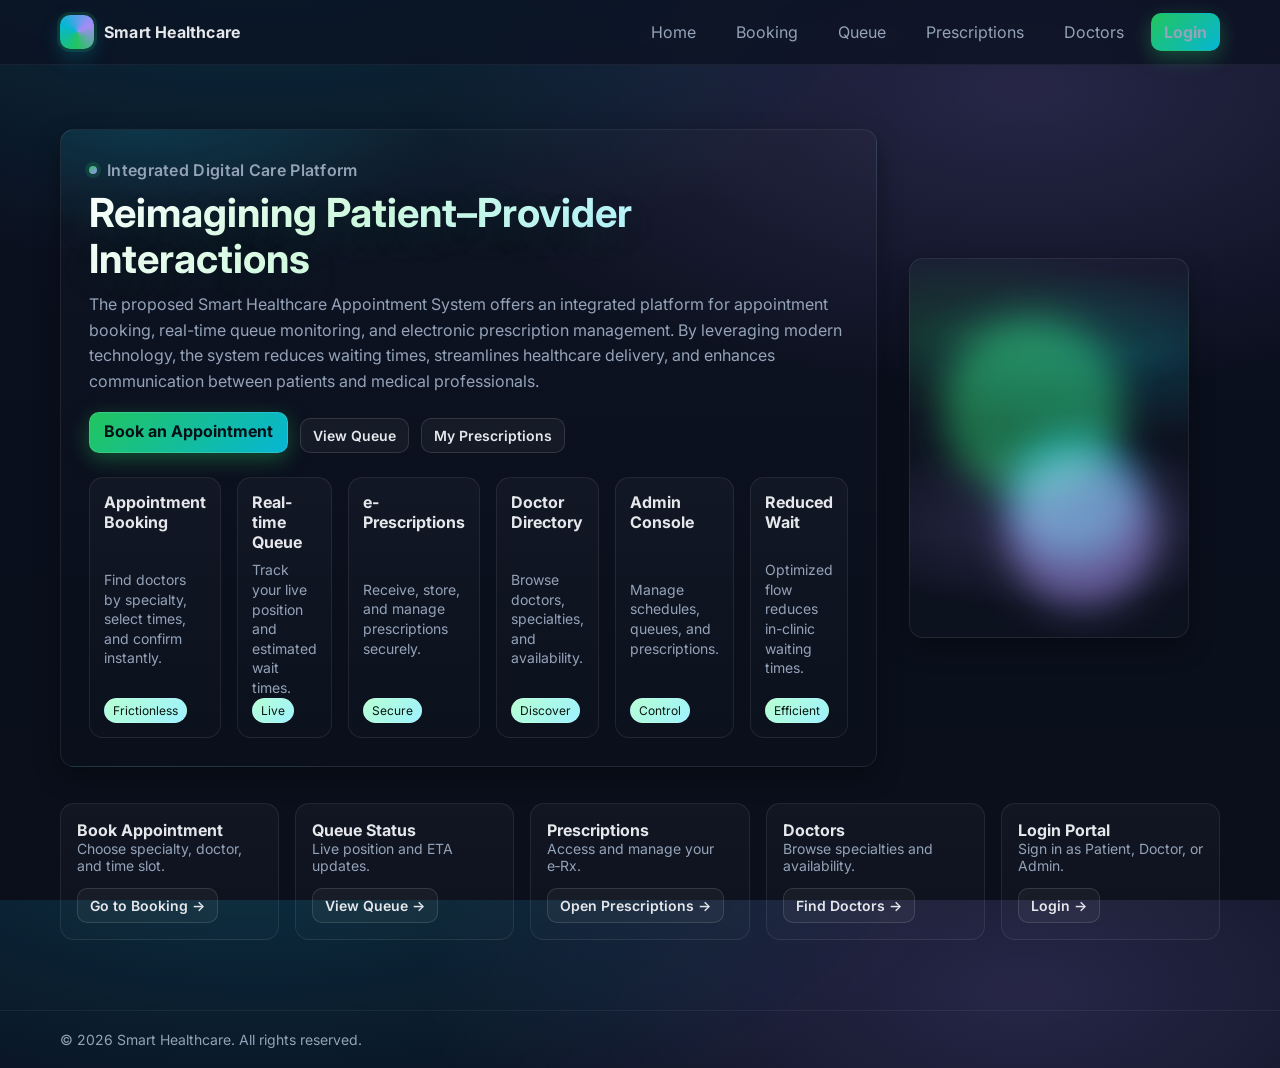
<file: index.html>
<!DOCTYPE html>
<html lang="en">
<head>
  <meta charset="UTF-8" />
  <meta name="viewport" content="width=device-width, initial-scale=1" />
  <title>Smart Healthcare Appointment System</title>
  <meta name="description" content="Integrated platform for appointment booking, real-time queues, and e-prescriptions." />
  <link rel="preconnect" href="https://fonts.googleapis.com" />
  <link rel="preconnect" href="https://fonts.gstatic.com" crossorigin />
  <link href="https://fonts.googleapis.com/css2?family=Inter:wght@400;600;700&display=swap" rel="stylesheet" />
  <style>
    :root {
      --bg: #0f172a;
      --card: #111827;
      --muted: #94a3b8;
      --text: #e5e7eb;
      --brand: #22c55e;
      --brand-2: #06b6d4;
      --accent: #a78bfa;
      --danger: #ef4444;
      --warning: #f59e0b;
      --surface: #0b1220;
      --ring: rgba(34, 197, 94, 0.35);
      --shadow: 0 10px 25px rgba(0,0,0,.35);
      --radius: 14px;
    }
    * { box-sizing: border-box; }
    html, body { height: 100%; }
    body {
      margin: 0;
      font-family: "Inter", system-ui, -apple-system, Segoe UI, Roboto, "Helvetica Neue", Arial, "Noto Sans", "Apple Color Emoji", "Segoe UI Emoji", "Segoe UI Symbol", sans-serif;
      color: var(--text);
      background: radial-gradient(1200px 600px at 20% -10%, rgba(6, 182, 212, 0.2), transparent 60%),
                  radial-gradient(1000px 500px at 80% 10%, rgba(167, 139, 250, 0.18), transparent 60%),
                  linear-gradient(180deg, #0b1020 0%, #0a0f1b 100%);
      min-height: 100%;
    }
    a { color: inherit; text-decoration: none; }
    .container { max-width: 1200px; margin: 0 auto; padding: 0 20px; }

    /* Navbar */
    .nav {
      position: sticky; top: 0; z-index: 50;
      background: rgba(11, 16, 32, 0.7);
      backdrop-filter: blur(10px);
      border-bottom: 1px solid rgba(255,255,255,0.06);
    }
    .nav-inner {
      display: flex; align-items: center; justify-content: space-between;
      height: 64px;
    }
    .brand {
      display: flex; align-items: center; gap: 10px; font-weight: 700;
      letter-spacing: 0.2px;
    }
    .brand-mark {
      width: 34px; height: 34px; border-radius: 10px;
      background: conic-gradient(from 180deg at 50% 50%, var(--brand), var(--brand-2), var(--accent), var(--brand));
      box-shadow: 0 0 0 3px rgba(34,197,94,0.15), 0 8px 20px rgba(6,182,212,0.25);
    }
    .nav-links { display: flex; align-items: center; gap: 14px; }
    .nav-links a {
      padding: 8px 12px; border-radius: 10px; color: var(--muted);
      border: 1px solid transparent;
    }
    .nav-links a:hover {
      color: var(--text); border-color: rgba(255,255,255,0.08);
      background: rgba(255,255,255,0.03);
    }
    .cta {
      background: linear-gradient(135deg, var(--brand), var(--brand-2));
      color: #051016; padding: 8px 14px; border-radius: 10px; font-weight: 700;
      box-shadow: 0 6px 20px rgba(34,197,94,0.35);
      border: 1px solid rgba(255,255,255,0.12);
    }
    .cta:hover { filter: brightness(1.05); }

    /* Hero */
    .hero {
      padding: 64px 0 24px;
    }
    .hero-grid {
      display: grid; grid-template-columns: 1.1fr 0.9fr; gap: 32px; align-items: center;
    }
    .hero-card {
      background: radial-gradient(600px 200px at 10% 0%, rgba(6,182,212,0.15), transparent 50%),
                  linear-gradient(180deg, rgba(255,255,255,0.02), rgba(255,255,255,0.00));
      border: 1px solid rgba(255,255,255,0.08);
      border-radius: var(--radius);
      padding: 28px;
      box-shadow: var(--shadow);
    }
    .eyebrow {
      display: inline-flex; align-items: center; gap: 10px;
      color: var(--muted); font-weight: 600; letter-spacing: 0.3px;
      margin-bottom: 10px;
    }
    .eyebrow .dot {
      width: 8px; height: 8px; border-radius: 50%;
      background: linear-gradient(135deg, var(--brand), var(--accent));
      box-shadow: 0 0 0 4px rgba(34,197,94,0.15);
    }
    h1 {
      margin: 0 0 10px; font-size: clamp(28px, 5vw, 40px);
      line-height: 1.15;
      background: linear-gradient(135deg, #fff, #d5fbe3 35%, #b6f3ff 70%, #e6deff);
      -webkit-background-clip: text; background-clip: text; color: transparent;
      text-shadow: 0 10px 40px rgba(34,197,94,0.15);
    }
    .abstract {
      color: var(--muted); margin: 0 0 18px; line-height: 1.6;
    }
    .hero-actions { display: flex; gap: 12px; flex-wrap: wrap; }

    /* Feature tiles */
    .tiles {
      display: grid;
      grid-template-columns: repeat(6, 1fr);
      gap: 16px; margin-top: 24px;
    }
    .tile {
      background: linear-gradient(180deg, rgba(255,255,255,0.03), rgba(255,255,255,0.01));
      border: 1px solid rgba(255,255,255,0.08);
      border-radius: 14px; padding: 14px; min-height: 120px;
      display: flex; flex-direction: column; justify-content: space-between;
      transition: transform .2s ease, border-color .2s ease, box-shadow .2s ease;
    }
    .tile:hover { transform: translateY(-2px); border-color: rgba(255,255,255,0.18); box-shadow: var(--shadow); }
    .tile h3 { margin: 0 0 8px; font-size: 16px; }
    .tile p { margin: 0; color: var(--muted); font-size: 14px; line-height: 1.4; }
    .chip {
      align-self: flex-start; font-size: 12px; padding: 4px 8px; border-radius: 999px;
      border: 1px solid rgba(255,255,255,0.12); color: #0a1710;
      background: linear-gradient(135deg, #b7ffd3, #9df2ff);
    }

    /* Right visual */
    .hero-visual {
      position: relative; min-height: 380px; border-radius: var(--radius);
      border: 1px solid rgba(255,255,255,0.08);
      background:
        radial-gradient(400px 140px at 20% 20%, rgba(34,197,94,0.20), transparent 60%),
        radial-gradient(400px 140px at 80% 25%, rgba(6,182,212,0.20), transparent 60%),
        radial-gradient(400px 140px at 50% 70%, rgba(167,139,250,0.18), transparent 60%),
        linear-gradient(180deg, rgba(255,255,255,0.02), rgba(255,255,255,0.01));
      box-shadow: var(--shadow);
      overflow: hidden;
    }
    .orb {
      position: absolute; border-radius: 50%;
      filter: blur(18px); opacity: 0.85;
      animation: float 8s ease-in-out infinite;
      mix-blend-mode: screen;
    }
    .orb.green { background: rgba(34,197,94,0.6); width: 180px; height: 180px; top: 16%; left: 12%; animation-delay: 0s; }
    .orb.cyan  { background: rgba(6,182,212,0.55); width: 130px; height: 130px; top: 45%; right: 18%; animation-delay: 1s; }
    .orb.purple{ background: rgba(167,139,250,0.6); width: 150px; height: 150px; bottom: 8%; left: 35%; animation-delay: 2s; }
    @keyframes float {
      0%, 100% { transform: translateY(0px) translateX(0px); }
      50%      { transform: translateY(-10px) translateX(6px); }
    }

    /* Quick links cards */
    .quick-links {
      margin: 36px 0 10px;
      display: grid; grid-template-columns: repeat(5, 1fr); gap: 16px;
    }
    .qcard {
      display: flex; flex-direction: column; justify-content: space-between; gap: 8px;
      background: linear-gradient(180deg, rgba(255,255,255,0.03), rgba(255,255,255,0.015));
      border: 1px solid rgba(255,255,255,0.08); border-radius: 14px; padding: 16px;
      transition: transform .2s ease, border-color .2s ease, box-shadow .2s ease;
    }
    .qcard:hover { transform: translateY(-3px); border-color: rgba(255,255,255,0.18); box-shadow: var(--shadow); }
    .qtitle { font-weight: 700; }
    .qdesc { color: var(--muted); font-size: 14px; }
    .qcta {
      margin-top: 6px; align-self: flex-start; font-weight: 600; font-size: 14px;
      padding: 8px 12px; border-radius: 10px; border: 1px solid rgba(255,255,255,0.12);
      background: rgba(255,255,255,0.04); color: var(--text);
    }
    .qcta:hover { background: rgba(255,255,255,0.07); }

    /* Footer */
    footer {
      margin-top: 36px; padding: 20px 0; color: var(--muted); font-size: 14px;
      border-top: 1px solid rgba(255,255,255,0.06);
    }

    /* Responsive */
    @media (max-width: 1024px) {
      .hero-grid { grid-template-columns: 1fr; }
      .quick-links { grid-template-columns: repeat(2, 1fr); }
    }
    @media (max-width: 640px) {
      .nav-inner { height: auto; padding: 12px 0; gap: 12px; flex-wrap: wrap; }
      .nav-links { width: 100%; flex-wrap: wrap; gap: 8px; }
      .tiles { grid-template-columns: 1fr 1fr; }
      .quick-links { grid-template-columns: 1fr; }
    }
  </style>
</head>
<body>
  <header class="nav">
    <div class="container nav-inner" role="navigation" aria-label="Primary">
      <div class="brand">
        <div class="brand-mark" aria-hidden="true"></div>
        <span>Smart Healthcare</span>
      </div>
      <nav class="nav-links">
        <a href="index.html" aria-current="page">Home</a>
        <a href="booking.html">Booking</a>
        <a href="queue.html">Queue</a>
        <a href="prescriptions.html">Prescriptions</a>
        <a href="doctors.html">Doctors</a>
        <a class="cta" href="login.html">Login</a>
      </nav>
    </div>
  </header>

  <main class="hero">
    <div class="container hero-grid">
      <!-- Left: Intro -->
      <section class="hero-card">
        <div class="eyebrow">
          <span class="dot" aria-hidden="true"></span>
          Integrated Digital Care Platform
        </div>
        <h1>Reimagining Patient–Provider Interactions</h1>
        <p class="abstract">
          The proposed Smart Healthcare Appointment System offers an integrated platform for appointment booking,
          real-time queue monitoring, and electronic prescription management. By leveraging modern technology,
          the system reduces waiting times, streamlines healthcare delivery, and enhances communication between
          patients and medical professionals.
        </p>
        <div class="hero-actions">
          <a class="cta" href="booking.html">Book an Appointment</a>
          <a class="qcta" href="queue.html">View Queue</a>
          <a class="qcta" href="prescriptions.html">My Prescriptions</a>
        </div>

        <!-- Feature tiles -->
        <div class="tiles" aria-label="Platform capabilities">
          <div class="tile">
            <h3>Appointment Booking</h3>
            <p>Find doctors by specialty, select times, and confirm instantly.</p>
            <span class="chip">Frictionless</span>
          </div>
          <div class="tile">
            <h3>Real-time Queue</h3>
            <p>Track your live position and estimated wait times.</p>
            <span class="chip">Live</span>
          </div>
          <div class="tile">
            <h3>e-Prescriptions</h3>
            <p>Receive, store, and manage prescriptions securely.</p>
            <span class="chip">Secure</span>
          </div>
          <div class="tile">
            <h3>Doctor Directory</h3>
            <p>Browse doctors, specialties, and availability.</p>
            <span class="chip">Discover</span>
          </div>
          <div class="tile">
            <h3>Admin Console</h3>
            <p>Manage schedules, queues, and prescriptions.</p>
            <span class="chip">Control</span>
          </div>
          <div class="tile">
            <h3>Reduced Wait</h3>
            <p>Optimized flow reduces in-clinic waiting times.</p>
            <span class="chip">Efficient</span>
          </div>
        </div>
      </section>

      <!-- Right: Visual -->
      <aside class="hero-visual" aria-hidden="true">
        <div class="orb green"></div>
        <div class="orb cyan"></div>
        <div class="orb purple"></div>
      </aside>
    </div>

    <!-- Quick links -->
    <div class="container">
      <section class="quick-links" aria-label="Quick links">
        <div class="qcard">
          <div>
            <div class="qtitle">Book Appointment</div>
            <div class="qdesc">Choose specialty, doctor, and time slot.</div>
          </div>
          <a class="qcta" href="booking.html">Go to Booking →</a>
        </div>
        <div class="qcard">
          <div>
            <div class="qtitle">Queue Status</div>
            <div class="qdesc">Live position and ETA updates.</div>
          </div>
          <a class="qcta" href="queue.html">View Queue →</a>
        </div>
        <div class="qcard">
          <div>
            <div class="qtitle">Prescriptions</div>
            <div class="qdesc">Access and manage your e‑Rx.</div>
          </div>
          <a class="qcta" href="prescriptions.html">Open Prescriptions →</a>
        </div>
        <div class="qcard">
          <div>
            <div class="qtitle">Doctors</div>
            <div class="qdesc">Browse specialties and availability.</div>
          </div>
          <a class="qcta" href="doctors.html">Find Doctors →</a>
        </div>
        <div class="qcard">
          <div>
            <div class="qtitle">Login Portal</div>
            <div class="qdesc">Sign in as Patient, Doctor, or Admin.</div>
          </div>
          <a class="qcta" href="login.html">Login →</a>
        </div>
      </section>
    </div>
  </main>

  <footer>
    <div class="container">
      © <span id="year"></span> Smart Healthcare. All rights reserved.
    </div>
  </footer>

  <script>
    document.getElementById('year').textContent = new Date().getFullYear();
  </script>
</body>
</html>
</file>
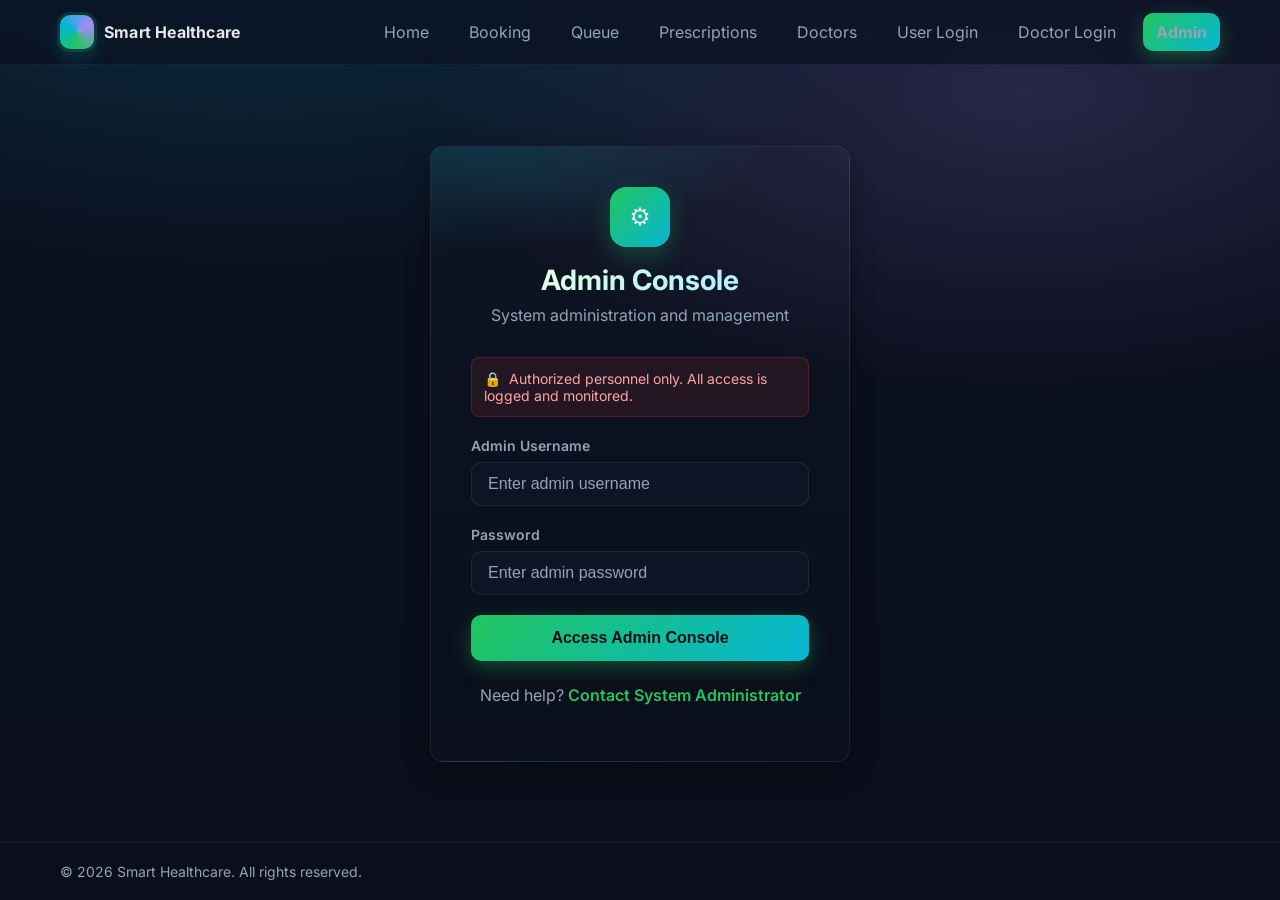
<file: admin-login.html>
<!DOCTYPE html>
<html lang="en">
<head>
  <meta charset="UTF-8" />
  <meta name="viewport" content="width=device-width, initial-scale=1" />
  <title>Admin Login • Smart Healthcare</title>
  <link rel="preconnect" href="https://fonts.googleapis.com" />
  <link rel="preconnect" href="https://fonts.gstatic.com" crossorigin />
  <link href="https://fonts.googleapis.com/css2?family=Inter:wght@400;600;700&display=swap" rel="stylesheet" />
  <style>
    :root {
      --bg: #0f172a;
      --card: #111827;
      --muted: #94a3b8;
      --text: #e5e7eb;
      --brand: #22c55e;
      --brand-2: #06b6d4;
      --accent: #a78bfa;
      --danger: #ef4444;
      --warning: #f59e0b;
      --surface: #0b1220;
      --ring: rgba(34, 197, 94, 0.35);
      --shadow: 0 10px 25px rgba(0,0,0,.35);
      --radius: 14px;
    }
    * { box-sizing: border-box; }
    html, body { height: 100%; }
    body {
      margin: 0;
      font-family: "Inter", system-ui, -apple-system, Segoe UI, Roboto, "Helvetica Neue", Arial, "Noto Sans", "Apple Color Emoji", "Segoe UI Emoji", "Segoe UI Symbol", sans-serif;
      color: var(--text);
      background: radial-gradient(1200px 600px at 20% -10%, rgba(6, 182, 212, 0.2), transparent 60%),
                  radial-gradient(1000px 500px at 80% 10%, rgba(167, 139, 250, 0.18), transparent 60%),
                  linear-gradient(180deg, #0b1020 0%, #0a0f1b 100%);
      min-height: 100%;
      display: flex;
      flex-direction: column;
    }
    a { color: inherit; text-decoration: none; }
    .container { max-width: 1200px; margin: 0 auto; padding: 0 20px; }

    /* Navbar */
    .nav {
      position: sticky; top: 0; z-index: 50;
      background: rgba(11, 16, 32, 0.7);
      backdrop-filter: blur(10px);
      border-bottom: 1px solid rgba(255,255,255,0.06);
    }
    .nav-inner {
      display: flex; align-items: center; justify-content: space-between;
      height: 64px;
    }
    .brand {
      display: flex; align-items: center; gap: 10px; font-weight: 700;
      letter-spacing: 0.2px;
    }
    .brand-mark {
      width: 34px; height: 34px; border-radius: 10px;
      background: conic-gradient(from 180deg at 50% 50%, var(--brand), var(--brand-2), var(--accent), var(--brand));
      box-shadow: 0 0 0 3px rgba(34,197,94,0.15), 0 8px 20px rgba(6,182,212,0.25);
    }
    .nav-links { display: flex; align-items: center; gap: 14px; }
    .nav-links a {
      padding: 8px 12px; border-radius: 10px; color: var(--muted);
      border: 1px solid transparent;
    }
    .nav-links a:hover {
      color: var(--text); border-color: rgba(255,255,255,0.08);
      background: rgba(255,255,255,0.03);
    }
    .cta {
      background: linear-gradient(135deg, var(--brand), var(--brand-2));
      color: #051016; padding: 8px 14px; border-radius: 10px; font-weight: 700;
      box-shadow: 0 6px 20px rgba(34,197,94,0.35);
      border: 1px solid rgba(255,255,255,0.12);
    }
    .cta:hover { filter: brightness(1.05); }

    /* Login Form */
    .login-container {
      flex: 1;
      display: flex;
      align-items: center;
      justify-content: center;
      padding: 40px 0;
    }
    .login-card {
      background: radial-gradient(600px 200px at 10% 0%, rgba(6,182,212,0.15), transparent 50%),
                  linear-gradient(180deg, rgba(255,255,255,0.02), rgba(255,255,255,0.00));
      border: 1px solid rgba(255,255,255,0.08);
      border-radius: var(--radius);
      padding: 40px;
      box-shadow: var(--shadow);
      width: 100%;
      max-width: 420px;
    }
    .login-header {
      text-align: center;
      margin-bottom: 32px;
    }
    .login-icon {
      width: 60px; height: 60px; border-radius: 16px;
      background: linear-gradient(135deg, var(--brand), var(--brand-2));
      display: flex; align-items: center; justify-content: center;
      margin: 0 auto 16px;
      box-shadow: 0 8px 25px rgba(34,197,94,0.3);
    }
    .login-icon::before {
      content: "⚙️";
      font-size: 24px;
    }
    .login-title {
      font-size: 28px; font-weight: 700; margin: 0 0 8px;
      background: linear-gradient(135deg, #fff, #d5fbe3 35%, #b6f3ff 70%, #e6deff);
      -webkit-background-clip: text; background-clip: text; color: transparent;
    }
    .login-subtitle {
      color: var(--muted); margin: 0; font-size: 16px;
    }
    .form-group {
      margin-bottom: 20px;
    }
    .form-label {
      display: block; margin-bottom: 8px; color: var(--muted);
      font-weight: 600; font-size: 14px;
    }
    .form-input {
      width: 100%; padding: 12px 16px; border-radius: 10px;
      background: rgba(15, 22, 40, 0.8); color: var(--text);
      border: 1px solid rgba(255,255,255,0.08);
      font-size: 16px; transition: border-color 0.2s ease, box-shadow 0.2s ease;
    }
    .form-input:focus {
      outline: none; border-color: var(--brand);
      box-shadow: 0 0 0 3px rgba(34,197,94,0.15);
    }
    .form-input::placeholder {
      color: var(--muted);
    }
    .login-button {
      width: 100%; padding: 14px; border-radius: 10px;
      background: linear-gradient(135deg, var(--brand), var(--brand-2));
      color: #051016; font-weight: 700; font-size: 16px;
      border: none; cursor: pointer; transition: filter 0.2s ease;
      box-shadow: 0 6px 20px rgba(34,197,94,0.35);
    }
    .login-button:hover {
      filter: brightness(1.05);
    }
    .login-button:active {
      transform: translateY(1px);
    }
    .login-footer {
      text-align: center; margin-top: 24px; color: var(--muted);
    }
    .login-footer a {
      color: var(--brand); font-weight: 600;
    }
    .login-footer a:hover {
      text-decoration: underline;
    }
    .security-notice {
      background: rgba(239, 68, 68, 0.1);
      border: 1px solid rgba(239, 68, 68, 0.2);
      border-radius: 8px;
      padding: 12px;
      margin-bottom: 20px;
      font-size: 14px;
      color: #fca5a5;
    }
    .security-notice::before {
      content: "🔒 ";
      margin-right: 4px;
    }

    /* Footer */
    footer {
      margin-top: auto; padding: 20px 0; color: var(--muted); font-size: 14px;
      border-top: 1px solid rgba(255,255,255,0.06);
    }

    /* Responsive */
    @media (max-width: 640px) {
      .login-card {
        margin: 0 20px; padding: 32px 24px;
      }
      .nav-inner { height: auto; padding: 12px 0; gap: 12px; flex-wrap: wrap; }
      .nav-links { width: 100%; flex-wrap: wrap; gap: 8px; }
    }
  </style>
</head>
<body>
  <header class="nav">
    <div class="container nav-inner" role="navigation" aria-label="Primary">
      <div class="brand">
        <div class="brand-mark" aria-hidden="true"></div>
        <span>Smart Healthcare</span>
      </div>
      <nav class="nav-links">
        <a href="index.html">Home</a>
        <a href="booking.html">Booking</a>
        <a href="queue.html">Queue</a>
        <a href="prescriptions.html">Prescriptions</a>
        <a href="doctors.html">Doctors</a>
        <a href="user-login.html">User Login</a>
        <a href="doctor-login.html">Doctor Login</a>
        <a class="cta" href="admin-login.html" aria-current="page">Admin</a>
      </nav>
    </div>
  </header>

  <main class="login-container">
    <div class="login-card">
      <div class="login-header">
        <div class="login-icon" aria-hidden="true"></div>
        <h1 class="login-title">Admin Console</h1>
        <p class="login-subtitle">System administration and management</p>
      </div>
      
      <div class="security-notice">
        Authorized personnel only. All access is logged and monitored.
      </div>
      
      <form id="adminLoginForm">
        <div class="form-group">
          <label for="adminUsername" class="form-label">Admin Username</label>
          <input 
            type="text" 
            id="adminUsername" 
            name="adminUsername" 
            class="form-input" 
            placeholder="Enter admin username"
            required
          />
        </div>
        
        <div class="form-group">
          <label for="password" class="form-label">Password</label>
          <input 
            type="password" 
            id="password" 
            name="password" 
            class="form-input" 
            placeholder="Enter admin password"
            required
          />
        </div>
        
        <button type="submit" class="login-button">
          Access Admin Console
        </button>
      </form>
      
      <div class="login-footer">
        <p>Need help? <a href="mailto:admin@smarthealthcare.com">Contact System Administrator</a></p>
      </div>
    </div>
  </main>

  <footer>
    <div class="container">
      © <span id="year"></span> Smart Healthcare. All rights reserved.
    </div>
  </footer>

  <script>
    document.getElementById('year').textContent = new Date().getFullYear();
    
    document.getElementById('adminLoginForm').addEventListener('submit', function(e) {
      e.preventDefault();
      
      const username = document.getElementById('adminUsername').value;
      const password = document.getElementById('password').value;
      
      // Basic validation
      if (!username || !password) {
        alert('Please fill in all fields');
        return;
      }
      
      // Simulate login process
      const loginButton = document.querySelector('.login-button');
      const originalText = loginButton.textContent;
      loginButton.textContent = 'Authenticating...';
      loginButton.disabled = true;
      
      setTimeout(() => {
        // In a real application, this would validate admin credentials
        alert('Admin access granted! Redirecting to admin dashboard...');
        // Redirect to admin dashboard
        window.location.href = 'admin.html';
      }, 1500);
    });
  </script>
</body>
</html>
</file>
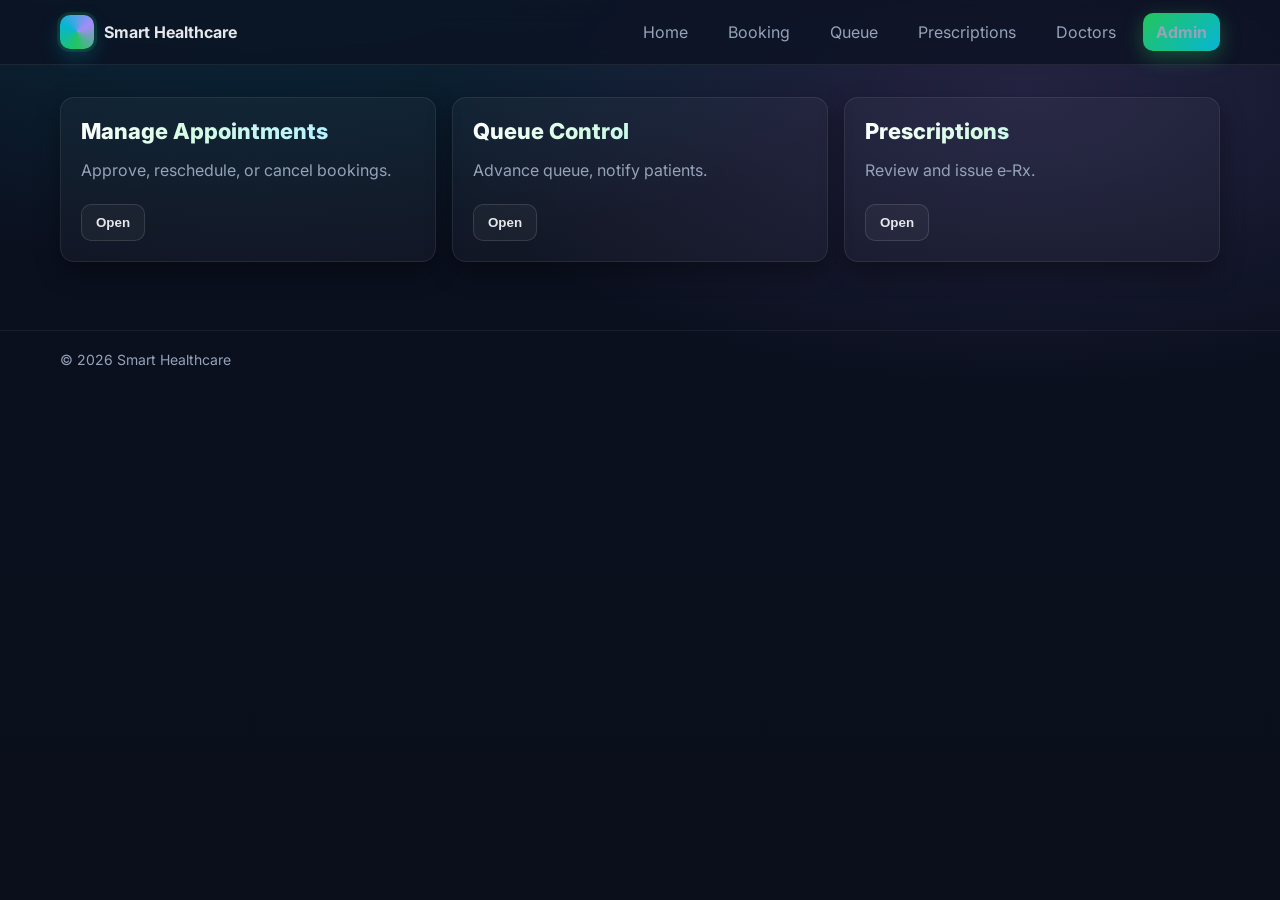
<file: admin.html>
<!DOCTYPE html>
<html lang="en">
<head>
  <meta charset="UTF-8" />
  <meta name="viewport" content="width=device-width, initial-scale=1" />
  <title>Admin • Smart Healthcare</title>
  <link rel="stylesheet" href="styles.css" />
</head>
<body>
  <header class="nav">
    <div class="container nav-inner">
      <div class="brand"><div class="brand-mark"></div><span>Smart Healthcare</span></div>
      <nav class="nav-links">
        <a href="index.html">Home</a>
        <a href="booking.html">Booking</a>
        <a href="queue.html">Queue</a>
        <a href="prescriptions.html">Prescriptions</a>
        <a href="doctors.html">Doctors</a>
        <a class="cta" href="admin.html" aria-current="page">Admin</a>
      </nav>
    </div>
  </header>

  <main class="section">
    <div class="container grid grid-3">
      <section class="card">
        <h1 class="h1" style="font-size:22px">Manage Appointments</h1>
        <p class="muted">Approve, reschedule, or cancel bookings.</p>
        <button class="btn" style="margin-top:8px">Open</button>
      </section>
      <section class="card">
        <h1 class="h1" style="font-size:22px">Queue Control</h1>
        <p class="muted">Advance queue, notify patients.</p>
        <button class="btn" style="margin-top:8px">Open</button>
      </section>
      <section class="card">
        <h1 class="h1" style="font-size:22px">Prescriptions</h1>
        <p class="muted">Review and issue e‑Rx.</p>
        <button class="btn" style="margin-top:8px">Open</button>
      </section>
    </div>
  </main>

  <footer>
    <div class="container">© <span id="year"></span> Smart Healthcare</div>
  </footer>

  <script>document.getElementById('year').textContent = new Date().getFullYear();</script>
</body>
</html>
</file>
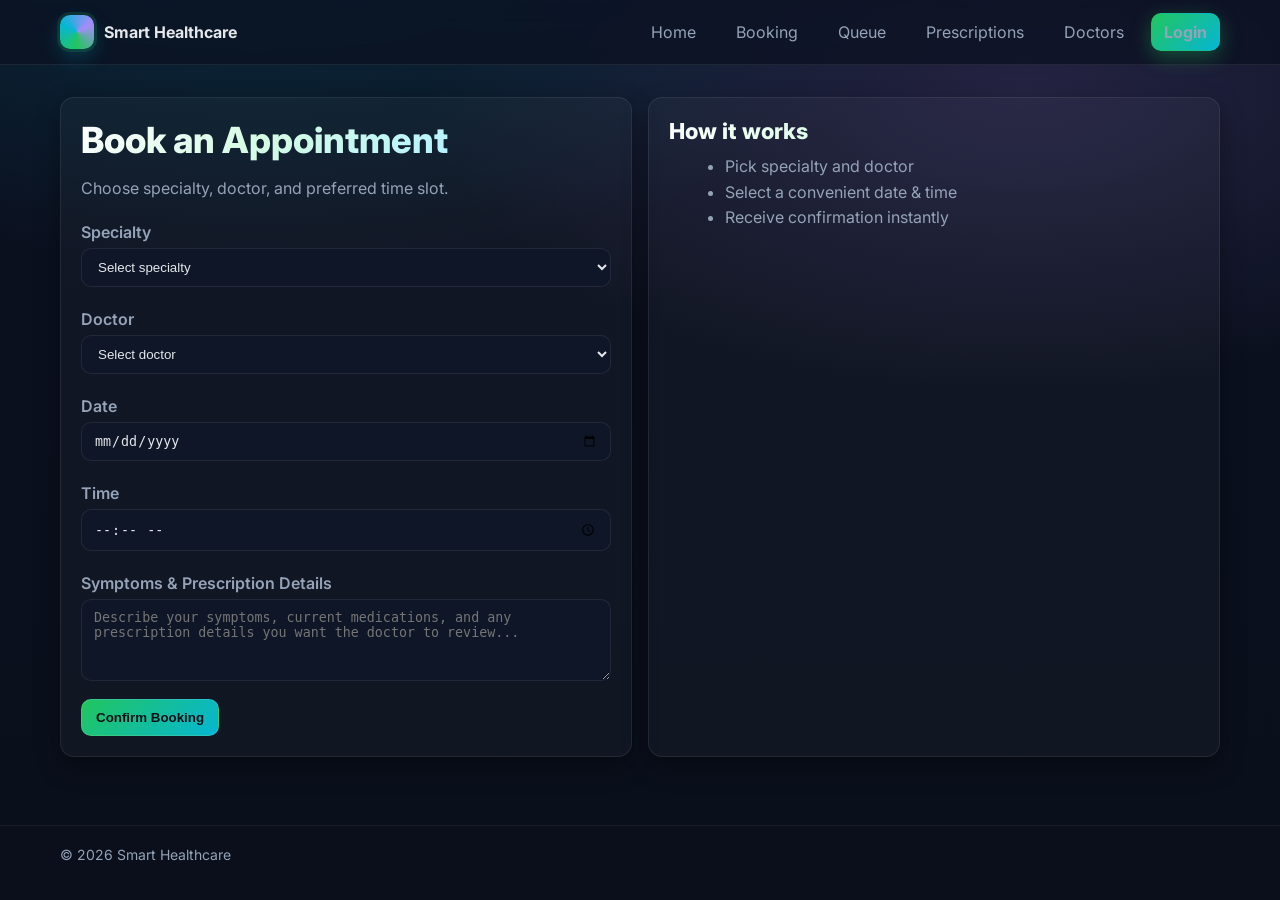
<file: booking.html>
<!DOCTYPE html>
<html lang="en">
<head>
  <meta charset="UTF-8" />
  <meta name="viewport" content="width=device-width, initial-scale=1" />
  <title>Booking • Smart Healthcare</title>
  <link rel="stylesheet" href="styles.css" />
</head>
<body>
  <header class="nav">
    <div class="container nav-inner">
      <div class="brand"><div class="brand-mark"></div><span>Smart Healthcare</span></div>
      <nav class="nav-links">
        <a href="index.html">Home</a>
        <a href="booking.html" aria-current="page">Booking</a>
        <a href="queue.html">Queue</a>
        <a href="prescriptions.html">Prescriptions</a>
        <a href="doctors.html">Doctors</a>
        <a class="cta" href="login.html">Login</a>
      </nav>
    </div>
  </header>

  <main class="section">
    <div class="container grid grid-2">
      <section class="card">
        <h1 class="h1">Book an Appointment</h1>
        <p class="muted">Choose specialty, doctor, and preferred time slot.</p>
        <form class="grid" style="gap:14px; margin-top:12px;">
          <div>
            <label for="specialty">Specialty</label>
            <select id="specialty" required>
              <option value="">Select specialty</option>
              <!-- Specialties will be loaded dynamically -->
            </select>
          </div>
          <div>
            <label for="doctor">Doctor</label>
            <select id="doctor" required>
              <option value="">Select doctor</option>
              <!-- Doctors will be loaded dynamically -->
            </select>
          </div>
          <div>
            <label for="date">Date</label>
            <input type="date" id="date" required />
          </div>
          <div>
            <label for="time">Time</label>
            <input type="time" id="time" required />
          </div>
          <div>
            <label for="symptoms">Symptoms & Prescription Details</label>
            <textarea id="symptoms" rows="4" placeholder="Describe your symptoms, current medications, and any prescription details you want the doctor to review..." required></textarea>
          </div>
          <div>
            <button type="submit" class="btn primary">Confirm Booking</button>
          </div>
        </form>
      </section>

      <aside class="card">
        <h2 class="h1" style="font-size:22px;">How it works</h2>
        <ul class="muted" style="margin:10px 0 0 16px; line-height:1.6;">
          <li>Pick specialty and doctor</li>
          <li>Select a convenient date & time</li>
          <li>Receive confirmation instantly</li>
        </ul>
      </aside>
    </div>
  </main>

  <footer>
    <div class="container">© <span id="year"></span> Smart Healthcare</div>
  </footer>

  <script>
    document.getElementById('year').textContent = new Date().getFullYear();
    
    // Load doctors and specialties from JSON file
    fetch('doctors.json')
      .then(response => response.json())
      .then(data => {
        const specialtySelect = document.getElementById('specialty');
        const doctorSelect = document.getElementById('doctor');
        
        // Store doctors data globally for filtering
        window.doctorsData = data.doctors;
        
        // Get unique specialties
        const specialties = [...new Set(data.doctors.map(doctor => doctor.specialty))];
        
        // Populate specialty dropdown
        specialties.forEach(specialty => {
          const option = document.createElement('option');
          option.value = specialty;
          option.textContent = specialty;
          specialtySelect.appendChild(option);
        });
        
        // Function to filter doctors based on selected specialty
        function filterDoctors() {
          const selectedSpecialty = specialtySelect.value;
          // Clear doctor dropdown completely
          doctorSelect.innerHTML = '<option value="">Select doctor</option>';
          
          if (selectedSpecialty) {
            // Filter doctors by specialty
            const filteredDoctors = window.doctorsData.filter(doctor => doctor.specialty === selectedSpecialty);
            
            // Add filtered doctors to dropdown
            filteredDoctors.forEach(doctor => {
              const option = document.createElement('option');
              option.value = doctor.id;
              option.textContent = doctor.name;
              doctorSelect.appendChild(option);
            });
          }
        }
        
        // Add event listener for specialty change
        specialtySelect.addEventListener('change', function() {
          console.log('Specialty changed to:', this.value);
          filterDoctors();
        });
        
        // Initialize with empty doctor dropdown
        filterDoctors();
        
        // Check if a specific doctor was selected from doctors page
        const urlParams = new URLSearchParams(window.location.search);
        const selectedDoctor = urlParams.get('doctor');
        if (selectedDoctor) {
          const doctor = data.doctors.find(doc => doc.id === selectedDoctor);
          if (doctor) {
            specialtySelect.value = doctor.specialty;
            filterDoctors(); // Filter doctors first
            doctorSelect.value = doctor.id;
          }
        }
      })
      .catch(error => {
        console.error('Error loading doctors:', error);
        // Fallback to hardcoded options with filtering
        const specialtySelect = document.getElementById('specialty');
        const doctorSelect = document.getElementById('doctor');

        const fallbackSpecialties = ['Cardiology', 'Neurology', 'Pediatrics', 'Orthopedics', 'Dermatology', 'Internal Medicine'];
        const fallbackDoctors = [
          // Cardiology (3 doctors)
          { id: 'DOC001', name: 'Dr. Sarah Johnson', specialty: 'Cardiology' },
          { id: 'DOC002', name: 'Dr. Michael Chen', specialty: 'Cardiology' },
          { id: 'DOC003', name: 'Dr. David Smith', specialty: 'Cardiology' },
          // Neurology (3 doctors)
          { id: 'DOC004', name: 'Dr. Emily Rodriguez', specialty: 'Neurology' },
          { id: 'DOC005', name: 'Dr. James Wilson', specialty: 'Neurology' },
          { id: 'DOC006', name: 'Dr. Lisa Thompson', specialty: 'Neurology' },
          // Pediatrics (3 doctors)
          { id: 'DOC007', name: 'Dr. Robert Kim', specialty: 'Pediatrics' },
          { id: 'DOC008', name: 'Dr. Maria Garcia', specialty: 'Pediatrics' },
          { id: 'DOC009', name: 'Dr. John Anderson', specialty: 'Pediatrics' },
          // Orthopedics (3 doctors)
          { id: 'DOC010', name: 'Dr. Jennifer Lee', specialty: 'Orthopedics' },
          { id: 'DOC011', name: 'Dr. William Brown', specialty: 'Orthopedics' },
          { id: 'DOC012', name: 'Dr. Susan Davis', specialty: 'Orthopedics' },
          // Dermatology (3 doctors)
          { id: 'DOC013', name: 'Dr. Mark Taylor', specialty: 'Dermatology' },
          { id: 'DOC014', name: 'Dr. Amanda White', specialty: 'Dermatology' },
          { id: 'DOC015', name: 'Dr. Christopher Moore', specialty: 'Dermatology' },
          // Internal Medicine (3 doctors)
          { id: 'DOC016', name: 'Dr. Patricia Clark', specialty: 'Internal Medicine' },
          { id: 'DOC017', name: 'Dr. Daniel Martinez', specialty: 'Internal Medicine' },
          { id: 'DOC018', name: 'Dr. Rachel Green', specialty: 'Internal Medicine' }
        ];

        // Set the fallback doctors data globally
        window.doctorsData = fallbackDoctors;
        
        fallbackSpecialties.forEach(specialty => {
          const option = document.createElement('option');
          option.value = specialty;
          option.textContent = specialty;
          specialtySelect.appendChild(option);
        });

        function filterFallbackDoctors() {
          const selected = specialtySelect.value;
          doctorSelect.innerHTML = '<option value="">Select doctor</option>';
          if (!selected) return;
          fallbackDoctors
            .filter(d => d.specialty === selected)
            .forEach(doctor => {
              const option = document.createElement('option');
              option.value = doctor.id;
              option.textContent = doctor.name;
              doctorSelect.appendChild(option);
            });
        }

        specialtySelect.addEventListener('change', filterFallbackDoctors);
        filterFallbackDoctors();
      });
    
    // Handle booking form submission
    document.querySelector('form').addEventListener('submit', function(e) {
      e.preventDefault();
      
      const specialty = document.getElementById('specialty').value;
      const doctorId = document.getElementById('doctor').value;
      const date = document.getElementById('date').value;
      const time = document.getElementById('time').value;
      const symptoms = document.getElementById('symptoms').value;
      
      if (!specialty || !doctorId || !date || !time || !symptoms) {
        alert('Please fill in all fields');
        return;
      }
      
      // Generate prescription ID
      const prescriptionId = 'RX-' + Date.now().toString().slice(-5);
      
      // Get doctor name from data
      let doctorName = 'Unknown Doctor';
      if (window.doctorsData) {
        const doctor = window.doctorsData.find(d => d.id === doctorId);
        if (doctor) doctorName = doctor.name;
      }
      
      // Create new prescription
      const newPrescription = {
        id: prescriptionId,
        patientId: 'user@example.com', // In real app, get from login
        doctorId: doctorId,
        doctorName: doctorName,
        specialty: specialty,
        date: date,
        time: time,
        symptoms: symptoms,
        status: 'pending',
        medicines: [],
        notes: ''
      };
      
      // Store in localStorage for demo
      let prescriptions = JSON.parse(localStorage.getItem('userPrescriptions') || '[]');
      prescriptions.push(newPrescription);
      localStorage.setItem('userPrescriptions', JSON.stringify(prescriptions));
      
      alert(`Appointment booked successfully!\n\nPrescription ID: ${prescriptionId}\nDoctor: ${doctorName}\nDate: ${date} at ${time}\n\nYour prescription details have been sent to the doctor for review.`);
      
      // Reset form
      this.reset();
      document.getElementById('doctor').innerHTML = '<option value="">Select doctor</option>';
    });
  </script>
</body>
</html>
</file>
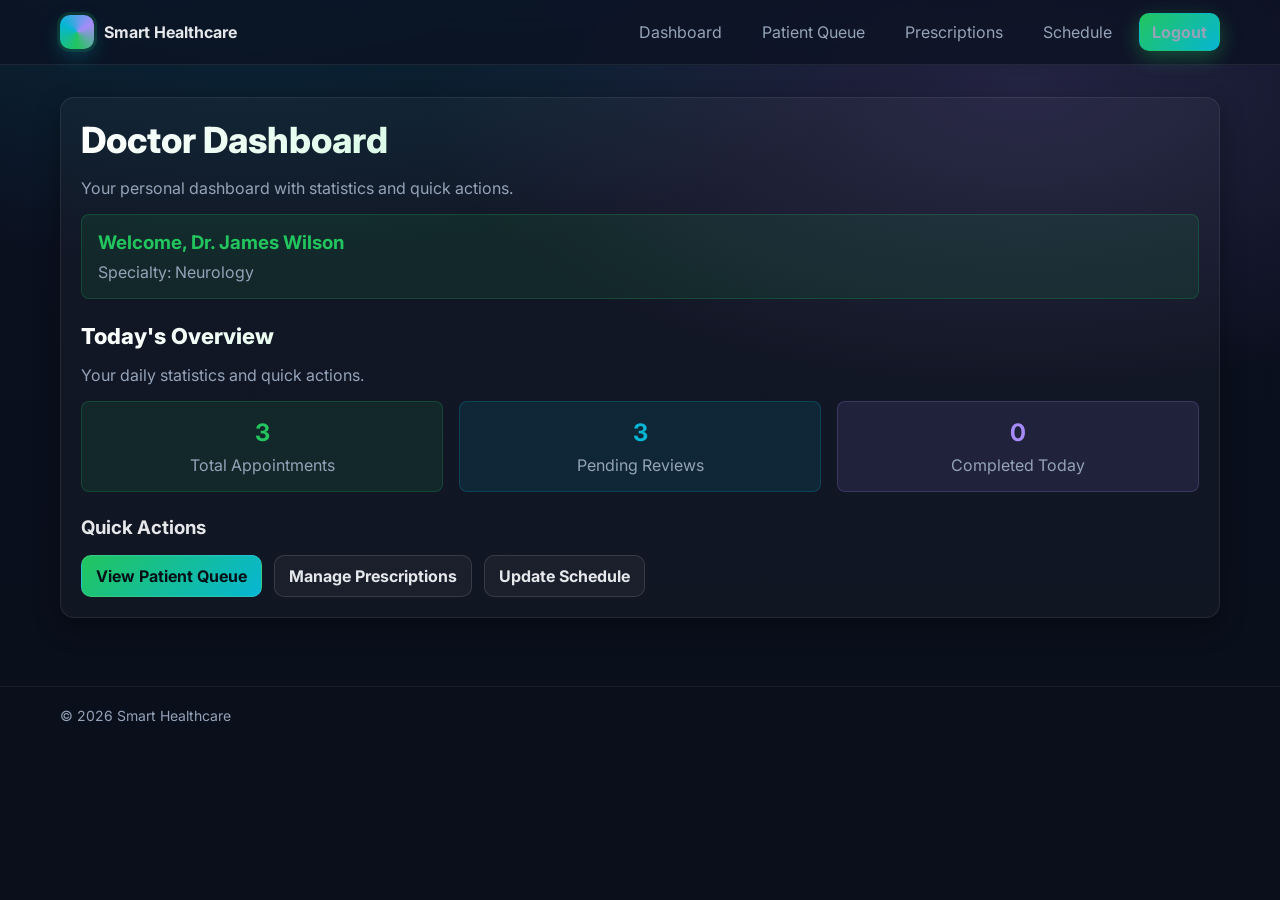
<file: doctor-dashboard.html>
<!DOCTYPE html>
<html lang="en">
<head>
  <meta charset="UTF-8" />
  <meta name="viewport" content="width=device-width, initial-scale=1" />
  <title>Doctor Dashboard • Smart Healthcare</title>
  <meta http-equiv="Cache-Control" content="no-cache, no-store, must-revalidate">
  <meta http-equiv="Pragma" content="no-cache">
  <meta http-equiv="Expires" content="0">
  <link rel="stylesheet" href="styles.css" />
</head>
<body>
  <header class="nav">
    <div class="container nav-inner">
      <div class="brand"><div class="brand-mark"></div><span>Smart Healthcare</span></div>
      <nav class="nav-links">
        <a href="doctor-dashboard.html" aria-current="page">Dashboard</a>
        <a href="doctor-queue.html">Patient Queue</a>
        <a href="doctor-prescriptions.html">Prescriptions</a>
        <a href="doctor-schedule.html">Schedule</a>
        <a class="cta" href="login.html">Logout</a>
      </nav>
    </div>
  </header>

  <main class="section">
    <div class="container">
      <section class="card">
        <h1 class="h1">Doctor Dashboard</h1>
        <p class="muted">Your personal dashboard with statistics and quick actions.</p>
        
        <!-- Doctor Info -->
        <div id="doctorInfo" style="background: rgba(34,197,94,0.1); border: 1px solid rgba(34,197,94,0.2); border-radius: 8px; padding: 16px; margin: 16px 0;">
          <h3 style="margin: 0 0 8px; color: #22c55e;">Welcome, <span id="doctorName">Dr. Loading...</span></h3>
          <p style="margin: 0; color: var(--muted);">Specialty: <span id="doctorSpecialty">Loading...</span></p>
        </div>

        <!-- Doctor Statistics -->
        <div style="margin-top: 24px;">
          <h2 class="h1" style="font-size: 22px;">Today's Overview</h2>
          <p class="muted">Your daily statistics and quick actions.</p>
          
          <div style="display: grid; grid-template-columns: repeat(auto-fit, minmax(200px, 1fr)); gap: 16px; margin-top: 16px;">
            <div style="background: rgba(34,197,94,0.1); border: 1px solid rgba(34,197,94,0.2); border-radius: 8px; padding: 16px; text-align: center;">
              <h3 style="margin: 0 0 8px; color: #22c55e; font-size: 24px;" id="totalAppointments">0</h3>
              <p style="margin: 0; color: var(--muted);">Total Appointments</p>
            </div>
            <div style="background: rgba(6,182,212,0.1); border: 1px solid rgba(6,182,212,0.2); border-radius: 8px; padding: 16px; text-align: center;">
              <h3 style="margin: 0 0 8px; color: #06b6d4; font-size: 24px;" id="pendingAppointments">0</h3>
              <p style="margin: 0; color: var(--muted);">Pending Reviews</p>
            </div>
            <div style="background: rgba(167,139,250,0.1); border: 1px solid rgba(167,139,250,0.2); border-radius: 8px; padding: 16px; text-align: center;">
              <h3 style="margin: 0 0 8px; color: #a78bfa; font-size: 24px;" id="completedPrescriptions">0</h3>
              <p style="margin: 0; color: var(--muted);">Completed Today</p>
            </div>
          </div>
          
          <div style="margin-top: 24px;">
            <h3 style="margin: 0 0 16px;">Quick Actions</h3>
            <div style="display: flex; gap: 12px; flex-wrap: wrap;">
              <a href="doctor-queue.html" class="btn primary">View Patient Queue</a>
              <a href="doctor-prescriptions.html" class="btn">Manage Prescriptions</a>
              <a href="doctor-schedule.html" class="btn">Update Schedule</a>
            </div>
          </div>
        </div>
      </section>
    </div>
  </main>

  <footer>
    <div class="container">© <span id="year"></span> Smart Healthcare</div>
  </footer>

  <script>
    document.getElementById('year').textContent = new Date().getFullYear();
    
    // Get doctor info from URL parameters or localStorage
    const urlParams = new URLSearchParams(window.location.search);
    let doctorId = urlParams.get('doctorId') || localStorage.getItem('currentDoctorId');
    
    // Force set a test doctor ID if none found
    if (!doctorId) {
      doctorId = 'DOC005'; // Dr. James Wilson
    }
    
    let currentDoctor = null;
    let allPrescriptions = [];
    
    // Load doctor information
    function loadDoctorInfo() {
      console.log('Loading doctor info for ID:', doctorId);
      
      // Try to get from localStorage first (set during login)
      const storedName = localStorage.getItem('currentDoctorName');
      const storedSpecialty = localStorage.getItem('currentDoctorSpecialty');
      const storedEmail = localStorage.getItem('currentDoctorEmail');
      
      if (storedName && storedSpecialty && (storedEmail === doctorId || !doctorId)) {
        console.log('Using stored doctor info from localStorage');
        document.getElementById('doctorName').textContent = storedName;
        document.getElementById('doctorSpecialty').textContent = storedSpecialty;
        
        // Update the doctorId for statistics
        if (storedEmail) {
          doctorId = storedEmail;
          currentDoctor = {
            id: localStorage.getItem('currentDoctorId'),
            name: storedName,
            specialty: storedSpecialty,
            email: storedEmail
          };
        }
        
        loadDoctorStatistics();
        return;
      }
      
      if (!doctorId) {
        console.error('No doctor ID found');
        document.getElementById('doctorName').textContent = 'Dr. Unknown';
        document.getElementById('doctorSpecialty').textContent = 'Unknown Specialty';
        return;
      }
      
      fetch('doctors.json')
        .then(response => response.json())
        .then(data => {
          console.log('Doctors data loaded:', data);
          
          // Try to find doctor by ID first
          currentDoctor = data.doctors.find(doc => doc.id === doctorId);
          
          // If not found by ID, try by email
          if (!currentDoctor && doctorId && doctorId.includes('@')) {
            currentDoctor = data.doctors.find(doc => doc.email === doctorId);
            console.log('Searching for doctor with email:', doctorId);
            console.log('Found doctor by email:', currentDoctor);
          }
          
          console.log('Found doctor:', currentDoctor);
          
          if (currentDoctor) {
            document.getElementById('doctorName').textContent = currentDoctor.name;
            document.getElementById('doctorSpecialty').textContent = currentDoctor.specialty;
            
            // Store in localStorage for future use
            localStorage.setItem('currentDoctorId', currentDoctor.id);
            localStorage.setItem('currentDoctorEmail', currentDoctor.email);
            localStorage.setItem('currentDoctorName', currentDoctor.name);
            localStorage.setItem('currentDoctorSpecialty', currentDoctor.specialty);
            
            loadDoctorStatistics();
          } else {
            // Fallback to hardcoded data
            const fallbackDoctors = [
              { id: 'DOC001', name: 'Dr. Sarah Johnson', specialty: 'Cardiology', email: 'sarah.johnson@smarthealthcare.com' },
              { id: 'DOC002', name: 'Dr. Michael Chen', specialty: 'Cardiology', email: 'michael.chen@smarthealthcare.com' },
              { id: 'DOC003', name: 'Dr. David Smith', specialty: 'Cardiology', email: 'david.smith@smarthealthcare.com' },
              { id: 'DOC004', name: 'Dr. Emily Rodriguez', specialty: 'Neurology', email: 'emily.rodriguez@smarthealthcare.com' },
              { id: 'DOC005', name: 'Dr. James Wilson', specialty: 'Neurology', email: 'james.wilson@smarthealthcare.com' },
              { id: 'DOC006', name: 'Dr. Lisa Thompson', specialty: 'Neurology', email: 'lisa.thompson@smarthealthcare.com' },
              { id: 'DOC007', name: 'Dr. Robert Kim', specialty: 'Pediatrics', email: 'robert.kim@smarthealthcare.com' },
              { id: 'DOC008', name: 'Dr. Maria Garcia', specialty: 'Pediatrics', email: 'maria.garcia@smarthealthcare.com' },
              { id: 'DOC009', name: 'Dr. John Anderson', specialty: 'Pediatrics', email: 'john.anderson@smarthealthcare.com' },
              { id: 'DOC010', name: 'Dr. Jennifer Lee', specialty: 'Orthopedics', email: 'jennifer.lee@smarthealthcare.com' },
              { id: 'DOC011', name: 'Dr. William Brown', specialty: 'Orthopedics', email: 'william.brown@smarthealthcare.com' },
              { id: 'DOC012', name: 'Dr. Susan Davis', specialty: 'Orthopedics', email: 'susan.davis@smarthealthcare.com' },
              { id: 'DOC013', name: 'Dr. Mark Taylor', specialty: 'Dermatology', email: 'mark.taylor@smarthealthcare.com' },
              { id: 'DOC014', name: 'Dr. Amanda White', specialty: 'Dermatology', email: 'amanda.white@smarthealthcare.com' },
              { id: 'DOC015', name: 'Dr. Christopher Moore', specialty: 'Dermatology', email: 'christopher.moore@smarthealthcare.com' },
              { id: 'DOC016', name: 'Dr. Patricia Clark', specialty: 'Internal Medicine', email: 'patricia.clark@smarthealthcare.com' },
              { id: 'DOC017', name: 'Dr. Daniel Martinez', specialty: 'Internal Medicine', email: 'daniel.martinez@smarthealthcare.com' },
              { id: 'DOC018', name: 'Dr. Rachel Green', specialty: 'Internal Medicine', email: 'rachel.green@smarthealthcare.com' }
            ];
            
            currentDoctor = fallbackDoctors.find(doc => doc.id === doctorId || doc.email === doctorId);
            if (currentDoctor) {
              document.getElementById('doctorName').textContent = currentDoctor.name;
              document.getElementById('doctorSpecialty').textContent = currentDoctor.specialty;
              loadDoctorStatistics();
            } else {
              console.error('Doctor not found with ID:', doctorId);
              document.getElementById('doctorName').textContent = 'Dr. Unknown';
              document.getElementById('doctorSpecialty').textContent = 'Unknown Specialty';
            }
          }
        })
        .catch(error => {
          console.error('Error loading doctor info:', error);
          document.getElementById('doctorName').textContent = 'Dr. Unknown';
          document.getElementById('doctorSpecialty').textContent = 'Unknown Specialty';
        });
    }
    
    // Load doctor statistics
    function loadDoctorStatistics() {
      allPrescriptions = JSON.parse(localStorage.getItem('userPrescriptions') || '[]');
      
      // Filter prescriptions for this doctor
      const doctorPrescriptions = allPrescriptions.filter(prescription => 
        prescription.doctorId === doctorId
      );
      
      // Calculate statistics
      const totalAppointments = doctorPrescriptions.length;
      const pendingAppointments = doctorPrescriptions.filter(p => p.status === 'pending').length;
      const completedPrescriptions = doctorPrescriptions.filter(p => p.status === 'viewed').length;
      
      // Update the statistics display
      document.getElementById('totalAppointments').textContent = totalAppointments;
      document.getElementById('pendingAppointments').textContent = pendingAppointments;
      document.getElementById('completedPrescriptions').textContent = completedPrescriptions;
    }
    
    // Add sample data if no appointments exist
    function addSampleData() {
      const existingPrescriptions = JSON.parse(localStorage.getItem('userPrescriptions') || '[]');
      if (existingPrescriptions.length === 0) {
        const samplePrescriptions = [
          {
            id: 'RX-001',
            patientId: 'patient1@example.com',
            doctorId: 'DOC005',
            doctorName: 'Dr. James Wilson',
            specialty: 'Neurology',
            date: new Date().toISOString().split('T')[0],
            time: '09:00',
            symptoms: 'Patient reports severe headaches and dizziness for the past week. No previous neurological issues.',
            status: 'pending',
            medicines: [],
            notes: ''
          },
          {
            id: 'RX-002',
            patientId: 'patient2@example.com',
            doctorId: 'DOC005',
            doctorName: 'Dr. James Wilson',
            specialty: 'Neurology',
            date: new Date().toISOString().split('T')[0],
            time: '10:30',
            symptoms: 'Memory issues and confusion. Family history of dementia.',
            status: 'pending',
            medicines: [],
            notes: ''
          },
          {
            id: 'RX-003',
            patientId: 'patient3@example.com',
            doctorId: 'DOC005',
            doctorName: 'Dr. James Wilson',
            specialty: 'Neurology',
            date: new Date().toISOString().split('T')[0],
            time: '14:00',
            symptoms: 'Epileptic seizures increasing in frequency. Current medication not effective.',
            status: 'pending',
            medicines: [],
            notes: ''
          }
        ];
        localStorage.setItem('userPrescriptions', JSON.stringify(samplePrescriptions));
      }
    }
    
    // Initialize
    addSampleData();
    loadDoctorInfo();
  </script>
</body>
</html>
</file>
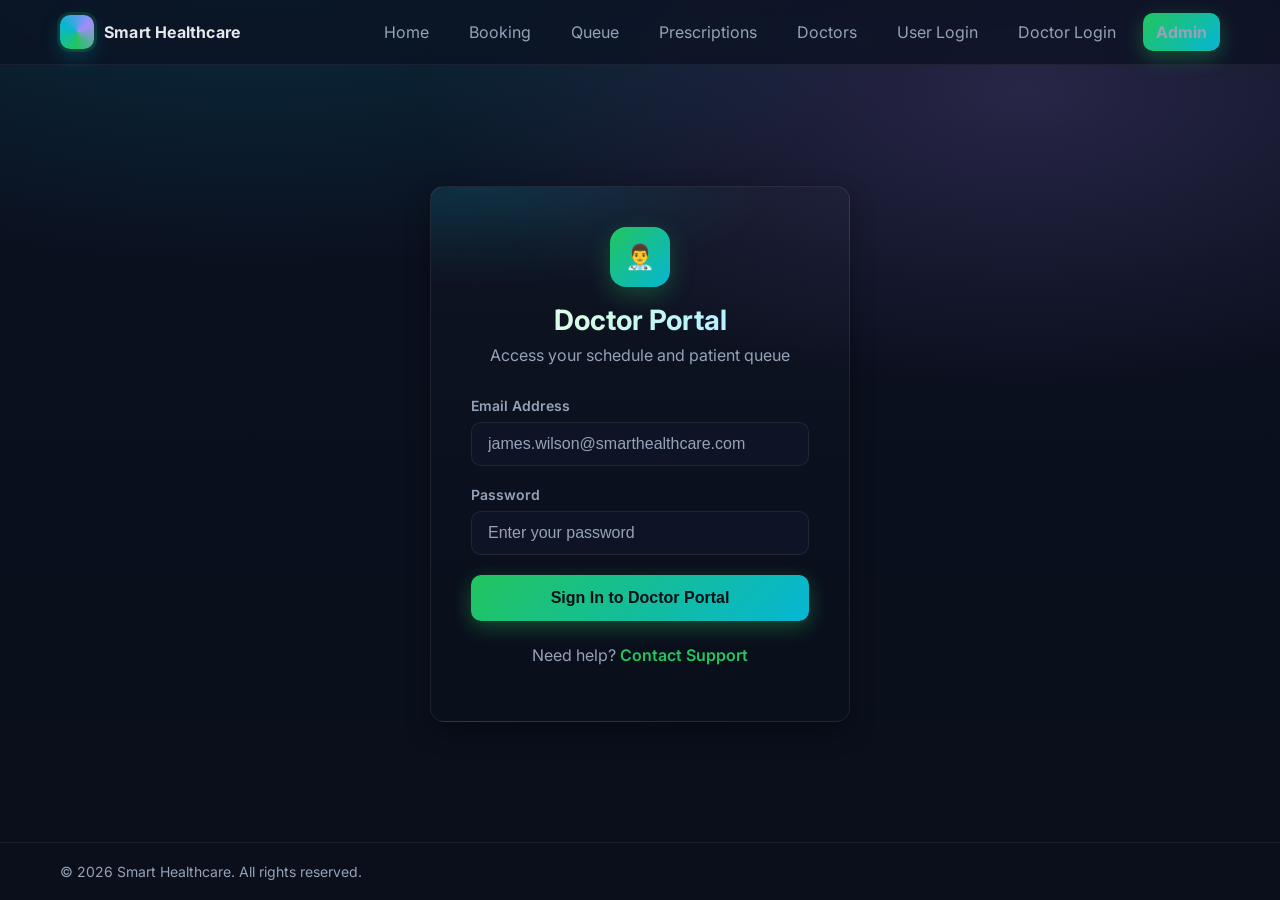
<file: doctor-login.html>
<!DOCTYPE html>
<html lang="en">
<head>
  <meta charset="UTF-8" />
  <meta name="viewport" content="width=device-width, initial-scale=1" />
  <title>Doctor Login • Smart Healthcare</title>
  <link rel="preconnect" href="https://fonts.googleapis.com" />
  <link rel="preconnect" href="https://fonts.gstatic.com" crossorigin />
  <link href="https://fonts.googleapis.com/css2?family=Inter:wght@400;600;700&display=swap" rel="stylesheet" />
  <style>
    :root {
      --bg: #0f172a;
      --card: #111827;
      --muted: #94a3b8;
      --text: #e5e7eb;
      --brand: #22c55e;
      --brand-2: #06b6d4;
      --accent: #a78bfa;
      --danger: #ef4444;
      --warning: #f59e0b;
      --surface: #0b1220;
      --ring: rgba(34, 197, 94, 0.35);
      --shadow: 0 10px 25px rgba(0,0,0,.35);
      --radius: 14px;
    }
    * { box-sizing: border-box; }
    html, body { height: 100%; }
    body {
      margin: 0;
      font-family: "Inter", system-ui, -apple-system, Segoe UI, Roboto, "Helvetica Neue", Arial, "Noto Sans", "Apple Color Emoji", "Segoe UI Emoji", "Segoe UI Symbol", sans-serif;
      color: var(--text);
      background: radial-gradient(1200px 600px at 20% -10%, rgba(6, 182, 212, 0.2), transparent 60%),
                  radial-gradient(1000px 500px at 80% 10%, rgba(167, 139, 250, 0.18), transparent 60%),
                  linear-gradient(180deg, #0b1020 0%, #0a0f1b 100%);
      min-height: 100%;
      display: flex;
      flex-direction: column;
    }
    a { color: inherit; text-decoration: none; }
    .container { max-width: 1200px; margin: 0 auto; padding: 0 20px; }

    /* Navbar */
    .nav {
      position: sticky; top: 0; z-index: 50;
      background: rgba(11, 16, 32, 0.7);
      backdrop-filter: blur(10px);
      border-bottom: 1px solid rgba(255,255,255,0.06);
    }
    .nav-inner {
      display: flex; align-items: center; justify-content: space-between;
      height: 64px;
    }
    .brand {
      display: flex; align-items: center; gap: 10px; font-weight: 700;
      letter-spacing: 0.2px;
    }
    .brand-mark {
      width: 34px; height: 34px; border-radius: 10px;
      background: conic-gradient(from 180deg at 50% 50%, var(--brand), var(--brand-2), var(--accent), var(--brand));
      box-shadow: 0 0 0 3px rgba(34,197,94,0.15), 0 8px 20px rgba(6,182,212,0.25);
    }
    .nav-links { display: flex; align-items: center; gap: 14px; }
    .nav-links a {
      padding: 8px 12px; border-radius: 10px; color: var(--muted);
      border: 1px solid transparent;
    }
    .nav-links a:hover {
      color: var(--text); border-color: rgba(255,255,255,0.08);
      background: rgba(255,255,255,0.03);
    }
    .cta {
      background: linear-gradient(135deg, var(--brand), var(--brand-2));
      color: #051016; padding: 8px 14px; border-radius: 10px; font-weight: 700;
      box-shadow: 0 6px 20px rgba(34,197,94,0.35);
      border: 1px solid rgba(255,255,255,0.12);
    }
    .cta:hover { filter: brightness(1.05); }

    /* Login Form */
    .login-container {
      flex: 1;
      display: flex;
      align-items: center;
      justify-content: center;
      padding: 40px 0;
    }
    .login-card {
      background: radial-gradient(600px 200px at 10% 0%, rgba(6,182,212,0.15), transparent 50%),
                  linear-gradient(180deg, rgba(255,255,255,0.02), rgba(255,255,255,0.00));
      border: 1px solid rgba(255,255,255,0.08);
      border-radius: var(--radius);
      padding: 40px;
      box-shadow: var(--shadow);
      width: 100%;
      max-width: 420px;
    }
    .login-header {
      text-align: center;
      margin-bottom: 32px;
    }
    .login-icon {
      width: 60px; height: 60px; border-radius: 16px;
      background: linear-gradient(135deg, var(--brand), var(--brand-2));
      display: flex; align-items: center; justify-content: center;
      margin: 0 auto 16px;
      box-shadow: 0 8px 25px rgba(34,197,94,0.3);
    }
    .login-icon::before {
      content: "👨‍⚕️";
      font-size: 24px;
    }
    .login-title {
      font-size: 28px; font-weight: 700; margin: 0 0 8px;
      background: linear-gradient(135deg, #fff, #d5fbe3 35%, #b6f3ff 70%, #e6deff);
      -webkit-background-clip: text; background-clip: text; color: transparent;
    }
    .login-subtitle {
      color: var(--muted); margin: 0; font-size: 16px;
    }
    .form-group {
      margin-bottom: 20px;
    }
    .form-label {
      display: block; margin-bottom: 8px; color: var(--muted);
      font-weight: 600; font-size: 14px;
    }
    .form-input {
      width: 100%; padding: 12px 16px; border-radius: 10px;
      background: rgba(15, 22, 40, 0.8); color: var(--text);
      border: 1px solid rgba(255,255,255,0.08);
      font-size: 16px; transition: border-color 0.2s ease, box-shadow 0.2s ease;
    }
    .form-input:focus {
      outline: none; border-color: var(--brand);
      box-shadow: 0 0 0 3px rgba(34,197,94,0.15);
    }
    .form-input::placeholder {
      color: var(--muted);
    }
    .login-button {
      width: 100%; padding: 14px; border-radius: 10px;
      background: linear-gradient(135deg, var(--brand), var(--brand-2));
      color: #051016; font-weight: 700; font-size: 16px;
      border: none; cursor: pointer; transition: filter 0.2s ease;
      box-shadow: 0 6px 20px rgba(34,197,94,0.35);
    }
    .login-button:hover {
      filter: brightness(1.05);
    }
    .login-button:active {
      transform: translateY(1px);
    }
    .login-footer {
      text-align: center; margin-top: 24px; color: var(--muted);
    }
    .login-footer a {
      color: var(--brand); font-weight: 600;
    }
    .login-footer a:hover {
      text-decoration: underline;
    }

    /* Footer */
    footer {
      margin-top: auto; padding: 20px 0; color: var(--muted); font-size: 14px;
      border-top: 1px solid rgba(255,255,255,0.06);
    }

    /* Responsive */
    @media (max-width: 640px) {
      .login-card {
        margin: 0 20px; padding: 32px 24px;
      }
      .nav-inner { height: auto; padding: 12px 0; gap: 12px; flex-wrap: wrap; }
      .nav-links { width: 100%; flex-wrap: wrap; gap: 8px; }
    }
  </style>
</head>
<body>
  <header class="nav">
    <div class="container nav-inner" role="navigation" aria-label="Primary">
      <div class="brand">
        <div class="brand-mark" aria-hidden="true"></div>
        <span>Smart Healthcare</span>
      </div>
      <nav class="nav-links">
        <a href="index.html">Home</a>
        <a href="booking.html">Booking</a>
        <a href="queue.html">Queue</a>
        <a href="prescriptions.html">Prescriptions</a>
        <a href="doctors.html">Doctors</a>
        <a href="user-login.html">User Login</a>
        <a href="doctor-login.html" aria-current="page">Doctor Login</a>
        <a class="cta" href="admin-login.html">Admin</a>
      </nav>
    </div>
  </header>

  <main class="login-container">
    <div class="login-card">
      <div class="login-header">
        <div class="login-icon" aria-hidden="true"></div>
        <h1 class="login-title">Doctor Portal</h1>
        <p class="login-subtitle">Access your schedule and patient queue</p>
      </div>
      
      <form id="doctorLoginForm">
        <div class="form-group">
          <label for="doctorId" class="form-label">Email Address</label>
          <input 
            type="email" 
            id="doctorId" 
            name="doctorId" 
            class="form-input" 
            placeholder="james.wilson@smarthealthcare.com"
            required
          />
        </div>
        
        <div class="form-group">
          <label for="password" class="form-label">Password</label>
          <input 
            type="password" 
            id="password" 
            name="password" 
            class="form-input" 
            placeholder="Enter your password"
            required
          />
        </div>
        
        <button type="submit" class="login-button">
          Sign In to Doctor Portal
        </button>
      </form>
      
      <div class="login-footer">
        <p>Need help? <a href="mailto:support@smarthealthcare.com">Contact Support</a></p>
      </div>
    </div>
  </main>

  <footer>
    <div class="container">
      © <span id="year"></span> Smart Healthcare. All rights reserved.
    </div>
  </footer>

  <script>
    document.getElementById('year').textContent = new Date().getFullYear();
    
    document.getElementById('doctorLoginForm').addEventListener('submit', function(e) {
      e.preventDefault();
      
      const doctorId = document.getElementById('doctorId').value;
      const password = document.getElementById('password').value;
      
      // Basic validation
      if (!doctorId || !password) {
        alert('Please fill in all fields');
        return;
      }
      
      // Login via backend API
      const loginButton = document.querySelector('.login-button');
      const originalText = loginButton.textContent;
      loginButton.textContent = 'Signing In...';
      loginButton.disabled = true;
      
      // Prepare login data
      const loginData = {
        email: doctorId.toLowerCase(),
        password: password,
        role: 'doctor'
      };
      
      // Call login API
      fetch('http://localhost:5000/api/auth/login', {
        method: 'POST',
        headers: {
          'Content-Type': 'application/json'
        },
        body: JSON.stringify(loginData)
      })
      .then(response => response.json())
      .then(data => {
        if (data.message && data.message.includes('successful')) {
          // Store token and doctor info
          localStorage.setItem('smartHealthcareToken', data.access_token);
          localStorage.setItem('smartHealthcareUser', JSON.stringify(data.user));
          localStorage.setItem('smartHealthcareRole', 'doctor');
          
          // Redirect to doctor dashboard
          window.location.href = `doctor-dashboard.html?doctorId=${encodeURIComponent(data.user.email)}`;
        } else {
          alert(data.message || 'Invalid credentials. Please try again.');
          loginButton.textContent = originalText;
          loginButton.disabled = false;
        }
      })
      .catch(error => {
        console.error('Login error:', error);
        alert('Login failed. Please try again.');
        loginButton.textContent = originalText;
        loginButton.disabled = false;
      });
    });
  </script>
</body>
</html>
</file>
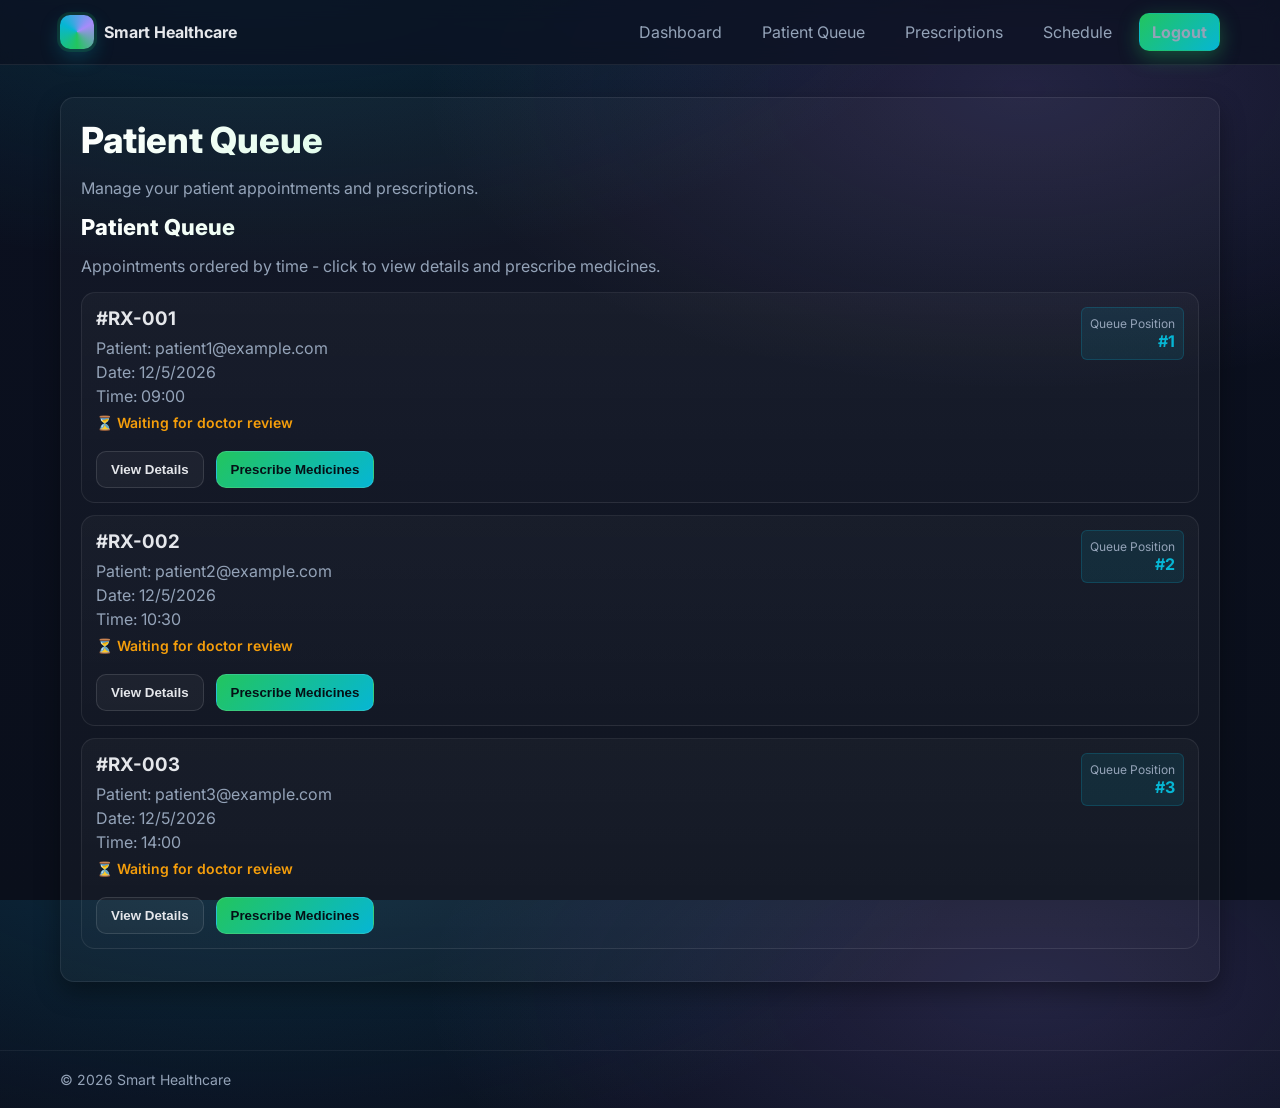
<file: doctor-queue.html>
<!DOCTYPE html>
<html lang="en">
<head>
  <meta charset="UTF-8" />
  <meta name="viewport" content="width=device-width, initial-scale=1" />
  <title>Patient Queue • Smart Healthcare</title>
  <meta http-equiv="Cache-Control" content="no-cache, no-store, must-revalidate">
  <meta http-equiv="Pragma" content="no-cache">
  <meta http-equiv="Expires" content="0">
  <link rel="stylesheet" href="styles.css" />
</head>
<body>
  <header class="nav">
    <div class="container nav-inner">
      <div class="brand"><div class="brand-mark"></div><span>Smart Healthcare</span></div>
      <nav class="nav-links">
        <a href="doctor-dashboard.html">Dashboard</a>
        <a href="doctor-queue.html" aria-current="page">Patient Queue</a>
        <a href="doctor-prescriptions.html">Prescriptions</a>
        <a href="doctor-schedule.html">Schedule</a>
        <a class="cta" href="login.html">Logout</a>
      </nav>
    </div>
  </header>

  <main class="section">
    <div class="container">
      <section class="card">
        <h1 class="h1">Patient Queue</h1>
        <p class="muted">Manage your patient appointments and prescriptions.</p>
        

        <!-- Patient Queue -->
        <div>
          <h2 class="h1" style="font-size: 22px;">Patient Queue</h2>
          <p class="muted">Appointments ordered by time - click to view details and prescribe medicines.</p>
          
          <div id="patientQueue" style="margin-top: 16px;">
            <!-- Patient appointments will be loaded here -->
          </div>
        </div>
      </section>
    </div>
  </main>

  <footer>
    <div class="container">© <span id="year"></span> Smart Healthcare</div>
  </footer>

  <script>
    document.getElementById('year').textContent = new Date().getFullYear();
    
    // Get doctor info from URL parameters or localStorage
    const urlParams = new URLSearchParams(window.location.search);
    let doctorId = urlParams.get('doctorId') || localStorage.getItem('currentDoctorId');
    
    // Force set a test doctor ID if none found
    if (!doctorId) {
      doctorId = 'DOC005'; // Dr. James Wilson
    }
    
    console.log('Doctor ID from URL:', urlParams.get('doctorId'));
    console.log('Doctor ID from localStorage:', localStorage.getItem('currentDoctorId'));
    console.log('Final Doctor ID:', doctorId);
    
    let currentDoctor = null;
    let allPrescriptions = [];
    
    // Load doctor information
    function loadDoctorInfo() {
      console.log('Loading doctor info for ID:', doctorId);
      
      if (!doctorId) {
        console.error('No doctor ID found');
        return;
      }
      
      fetch('doctors.json')
        .then(response => response.json())
        .then(data => {
          console.log('Doctors data loaded:', data);
          
          // Try to find doctor by ID first
          currentDoctor = data.doctors.find(doc => doc.id === doctorId);
          
          // If not found by ID, try by email
          if (!currentDoctor && doctorId && doctorId.includes('@')) {
            currentDoctor = data.doctors.find(doc => doc.email === doctorId);
            console.log('Searching for doctor with email:', doctorId);
            console.log('Found doctor by email:', currentDoctor);
          }
          
          console.log('Found doctor:', currentDoctor);
          
          if (currentDoctor) {
            loadPatientQueue();
          } else {
            // Fallback to hardcoded data
            const fallbackDoctors = [
              { id: 'DOC001', name: 'Dr. Sarah Johnson', specialty: 'Cardiology' },
              { id: 'DOC002', name: 'Dr. Michael Chen', specialty: 'Cardiology' },
              { id: 'DOC003', name: 'Dr. David Smith', specialty: 'Cardiology' },
              { id: 'DOC004', name: 'Dr. Emily Rodriguez', specialty: 'Neurology' },
              { id: 'DOC005', name: 'Dr. James Wilson', specialty: 'Neurology' },
              { id: 'DOC006', name: 'Dr. Lisa Thompson', specialty: 'Neurology' },
              { id: 'DOC007', name: 'Dr. Robert Kim', specialty: 'Pediatrics' },
              { id: 'DOC008', name: 'Dr. Maria Garcia', specialty: 'Pediatrics' },
              { id: 'DOC009', name: 'Dr. John Anderson', specialty: 'Pediatrics' },
              { id: 'DOC010', name: 'Dr. Jennifer Lee', specialty: 'Orthopedics' },
              { id: 'DOC011', name: 'Dr. William Brown', specialty: 'Orthopedics' },
              { id: 'DOC012', name: 'Dr. Susan Davis', specialty: 'Orthopedics' },
              { id: 'DOC013', name: 'Dr. Mark Taylor', specialty: 'Dermatology' },
              { id: 'DOC014', name: 'Dr. Amanda White', specialty: 'Dermatology' },
              { id: 'DOC015', name: 'Dr. Christopher Moore', specialty: 'Dermatology' },
              { id: 'DOC016', name: 'Dr. Patricia Clark', specialty: 'Internal Medicine' },
              { id: 'DOC017', name: 'Dr. Daniel Martinez', specialty: 'Internal Medicine' },
              { id: 'DOC018', name: 'Dr. Rachel Green', specialty: 'Internal Medicine' }
            ];
            
            currentDoctor = fallbackDoctors.find(doc => doc.id === doctorId);
            if (currentDoctor) {
              loadPatientQueue();
            } else {
              console.error('Doctor not found with ID:', doctorId);
            }
          }
        })
        .catch(error => {
          console.error('Error loading doctor info:', error);
        });
    }
    
    // Load patient queue ordered by time
    function loadPatientQueue() {
      allPrescriptions = JSON.parse(localStorage.getItem('userPrescriptions') || '[]');
      
      console.log('All prescriptions from localStorage:', allPrescriptions);
      console.log('Filtering for doctorId:', doctorId);
      
      // Filter prescriptions for this doctor (by ID or email)
      const doctorPrescriptions = allPrescriptions.filter(prescription => {
        console.log('Checking prescription:', prescription.id, 'doctorId:', prescription.doctorId);
        return prescription.doctorId === doctorId || prescription.doctorId === 'DOC005';
      });
      
      console.log('Filtered prescriptions for this doctor:', doctorPrescriptions);
      
      // Sort by date and time
      doctorPrescriptions.sort((a, b) => {
        const dateA = new Date(a.date + ' ' + (a.time || '00:00'));
        const dateB = new Date(b.date + ' ' + (b.time || '00:00'));
        return dateA - dateB;
      });
      
      const queueContainer = document.getElementById('patientQueue');
      
      if (doctorPrescriptions.length === 0) {
        queueContainer.innerHTML = `
          <div style="text-align: center; padding: 40px; background: rgba(245,158,11,0.1); border: 1px solid rgba(245,158,11,0.2); border-radius: 8px;">
            <h3 style="color: #f59e0b; margin: 0;">No appointments scheduled</h3>
            <p style="color: var(--muted); margin: 8px 0;">Patients will appear here when they book appointments with you.</p>
          </div>
        `;
        return;
      }
      
      queueContainer.innerHTML = '';
      
      doctorPrescriptions.forEach((prescription, index) => {
        const appointmentCard = document.createElement('div');
        appointmentCard.className = 'tile';
        appointmentCard.style.cursor = 'pointer';
        appointmentCard.style.marginBottom = '12px';
        
        // Determine status
        let statusDisplay = '';
        let statusColor = '';
        if (prescription.status === 'viewed') {
          statusDisplay = '✓ Prescription completed';
          statusColor = 'color: #22c55e; font-weight: 600;';
        } else if (prescription.status === 'pending') {
          statusDisplay = '⏳ Waiting for doctor review';
          statusColor = 'color: #f59e0b; font-weight: 600;';
        }
        
        // Format time
        const appointmentTime = prescription.time || '00:00';
        const appointmentDateTime = new Date(prescription.date + ' ' + appointmentTime);
        const timeString = appointmentDateTime.toLocaleString();
        
        appointmentCard.innerHTML = `
          <div style="display: flex; justify-content: space-between; align-items: start;">
            <div>
              <h3 style="margin: 0 0 8px;">#${prescription.id}</h3>
              <p class="muted" style="margin: 4px 0;">Patient: ${prescription.patientId}</p>
              <p class="muted" style="margin: 4px 0;">Date: ${new Date(prescription.date).toLocaleDateString()}</p>
              <p class="muted" style="margin: 4px 0;">Time: ${appointmentTime}</p>
              <p style="margin: 8px 0; font-size: 14px; ${statusColor}">${statusDisplay}</p>
            </div>
            <div style="text-align: right;">
              <div style="background: rgba(6,182,212,0.1); border: 1px solid rgba(6,182,212,0.2); border-radius: 6px; padding: 8px; margin-bottom: 8px;">
                <div style="font-size: 12px; color: var(--muted);">Queue Position</div>
                <div style="font-weight: 700; color: #06b6d4;">#${index + 1}</div>
              </div>
            </div>
          </div>
          <div style="margin-top: 12px;">
            <button class="btn" onclick="viewPatientDetails('${prescription.id}')" style="margin-right: 8px;">
              View Details
            </button>
            ${prescription.status === 'pending' ? 
              `<button class="btn primary" onclick="prescribeMedicines('${prescription.id}')">
                Prescribe Medicines
              </button>` : 
              `<button class="btn" onclick="viewPrescription('${prescription.id}')">
                View Prescription
              </button>`
            }
          </div>
        `;
        
        queueContainer.appendChild(appointmentCard);
      });
    }
    
    // View patient details
    function viewPatientDetails(prescriptionId) {
      const prescription = allPrescriptions.find(p => p.id === prescriptionId);
      if (!prescription) return;
      
      const modal = document.createElement('div');
      modal.style.cssText = `
        position: fixed; top: 0; left: 0; width: 100%; height: 100%;
        background: rgba(0,0,0,0.8); display: flex; align-items: center;
        justify-content: center; z-index: 1000; padding: 20px;
      `;
      
      modal.innerHTML = `
        <div style="background: var(--card); border: 1px solid rgba(255,255,255,0.08); border-radius: 14px; padding: 24px; max-width: 600px; width: 100%; max-height: 80vh; overflow-y: auto;">
          <div style="display: flex; justify-content: space-between; align-items: center; margin-bottom: 16px;">
            <h2 style="margin: 0;">Patient Details - #${prescription.id}</h2>
            <button onclick="this.closest('.modal').remove()" style="background: none; border: none; color: var(--muted); font-size: 24px; cursor: pointer;">×</button>
          </div>
          <p class="muted">Patient: ${prescription.patientId}</p>
          <p class="muted">Date: ${new Date(prescription.date).toLocaleDateString()}</p>
          <p class="muted">Time: ${prescription.time || 'Not specified'}</p>
          <h4 style="margin:16px 0 8px;">Patient Symptoms & Details:</h4>
          <div style="background: rgba(6,182,212,0.1); border: 1px solid rgba(6,182,212,0.2); border-radius: 8px; padding: 12px; margin: 8px 0;">
            <p style="margin: 0;">${prescription.symptoms}</p>
          </div>
          ${prescription.medicines && prescription.medicines.length > 0 ? `
            <h4 style="margin:16px 0 8px; color: #22c55e;">Prescribed Medicines:</h4>
            ${prescription.medicines.map(medicine => `
              <div style="background: rgba(34,197,94,0.1); border: 1px solid rgba(34,197,94,0.2); border-radius: 8px; padding: 12px; margin: 8px 0;">
                <strong>${medicine.name}</strong><br>
                <span style="color: var(--muted);">Dosage: ${medicine.dosage}</span><br>
                <span style="color: var(--muted);">Duration: ${medicine.duration}</span><br>
                <span style="color: var(--muted);">Instructions: ${medicine.instructions}</span>
              </div>
            `).join('')}
          ` : ''}
          ${prescription.notes ? `<h4 style="margin:16px 0 8px;">Doctor's Notes:</h4><p>${prescription.notes}</p>` : ''}
        </div>
      `;
      
      modal.className = 'modal';
      document.body.appendChild(modal);
    }
    
    // Prescribe medicines
    function prescribeMedicines(prescriptionId) {
      const prescription = allPrescriptions.find(p => p.id === prescriptionId);
      if (!prescription) return;
      
      const modal = document.createElement('div');
      modal.style.cssText = `
        position: fixed; top: 0; left: 0; width: 100%; height: 100%;
        background: rgba(0,0,0,0.8); display: flex; align-items: center;
        justify-content: center; z-index: 1000; padding: 20px;
      `;
      
      modal.innerHTML = `
        <div style="background: var(--card); border: 1px solid rgba(255,255,255,0.08); border-radius: 14px; padding: 24px; max-width: 700px; width: 100%; max-height: 80vh; overflow-y: auto;">
          <div style="display: flex; justify-content: space-between; align-items: center; margin-bottom: 16px;">
            <h2 style="margin: 0;">Prescribe Medicines - #${prescription.id}</h2>
            <button onclick="this.closest('.modal').remove()" style="background: none; border: none; color: var(--muted); font-size: 24px; cursor: pointer;">×</button>
          </div>
          
          <div style="margin-bottom: 16px;">
            <h4 style="margin: 0 0 8px;">Patient Symptoms:</h4>
            <div style="background: rgba(6,182,212,0.1); border: 1px solid rgba(6,182,212,0.2); border-radius: 8px; padding: 12px;">
              <p style="margin: 0;">${prescription.symptoms}</p>
            </div>
          </div>
          
          <form id="prescriptionForm">
            <div id="medicinesContainer">
              <div class="medicine-entry" style="background: rgba(34,197,94,0.1); border: 1px solid rgba(34,197,94,0.2); border-radius: 8px; padding: 16px; margin-bottom: 16px;">
                <h4 style="margin: 0 0 12px; color: #22c55e;">Medicine 1</h4>
                <div style="display: grid; grid-template-columns: 1fr 1fr; gap: 12px; margin-bottom: 12px;">
                  <div>
                    <label style="display: block; margin-bottom: 4px; font-weight: 600;">Medicine Name</label>
                    <input type="text" name="medicineName" placeholder="e.g., Paracetamol" required style="width: 100%; padding: 8px; border-radius: 6px; border: 1px solid rgba(255,255,255,0.08); background: rgba(15, 22, 40, 0.8); color: var(--text);">
                  </div>
                  <div>
                    <label style="display: block; margin-bottom: 4px; font-weight: 600;">Dosage</label>
                    <input type="text" name="dosage" placeholder="e.g., 500mg twice daily" required style="width: 100%; padding: 8px; border-radius: 6px; border: 1px solid rgba(255,255,255,0.08); background: rgba(15, 22, 40, 0.8); color: var(--text);">
                  </div>
                </div>
                <div style="display: grid; grid-template-columns: 1fr 1fr; gap: 12px; margin-bottom: 12px;">
                  <div>
                    <label style="display: block; margin-bottom: 4px; font-weight: 600;">Duration</label>
                    <input type="text" name="duration" placeholder="e.g., 7 days" required style="width: 100%; padding: 8px; border-radius: 6px; border: 1px solid rgba(255,255,255,0.08); background: rgba(15, 22, 40, 0.8); color: var(--text);">
                  </div>
                  <div>
                    <label style="display: block; margin-bottom: 4px; font-weight: 600;">Instructions</label>
                    <input type="text" name="instructions" placeholder="e.g., Take with food" required style="width: 100%; padding: 8px; border-radius: 6px; border: 1px solid rgba(255,255,255,0.08); background: rgba(15, 22, 40, 0.8); color: var(--text);">
                  </div>
                </div>
              </div>
            </div>
            
            <div style="margin-bottom: 16px;">
              <button type="button" onclick="addMedicine()" style="background: rgba(6,182,212,0.1); border: 1px solid rgba(6,182,212,0.2); color: #06b6d4; padding: 8px 16px; border-radius: 6px; cursor: pointer; margin-right: 8px;">
                + Add Another Medicine
              </button>
            </div>
            
            <div style="margin-bottom: 16px;">
              <label style="display: block; margin-bottom: 8px; font-weight: 600;">Doctor's Notes (Optional)</label>
              <textarea name="notes" placeholder="Additional notes for the patient..." rows="3" style="width: 100%; padding: 8px; border-radius: 6px; border: 1px solid rgba(255,255,255,0.08); background: rgba(15, 22, 40, 0.8); color: var(--text); resize: vertical;"></textarea>
            </div>
            
            <div style="display: flex; gap: 12px;">
              <button type="submit" class="btn primary" style="flex: 1;">Prescribe Medicines</button>
              <button type="button" onclick="this.closest('.modal').remove()" class="btn" style="flex: 1;">Cancel</button>
            </div>
          </form>
        </div>
      `;
      
      modal.className = 'modal';
      document.body.appendChild(modal);
      
      // Handle form submission
      document.getElementById('prescriptionForm').addEventListener('submit', function(e) {
        e.preventDefault();
        
        const formData = new FormData(this);
        const medicines = [];
        const medicineEntries = document.querySelectorAll('.medicine-entry');
        
        medicineEntries.forEach(entry => {
          const name = entry.querySelector('input[name="medicineName"]').value;
          const dosage = entry.querySelector('input[name="dosage"]').value;
          const duration = entry.querySelector('input[name="duration"]').value;
          const instructions = entry.querySelector('input[name="instructions"]').value;
          
          if (name && dosage && duration && instructions) {
            medicines.push({ name, dosage, duration, instructions });
          }
        });
        
        if (medicines.length === 0) {
          alert('Please add at least one medicine');
          return;
        }
        
        // Update prescription
        const prescriptionIndex = allPrescriptions.findIndex(p => p.id === prescriptionId);
        if (prescriptionIndex !== -1) {
          allPrescriptions[prescriptionIndex].medicines = medicines;
          allPrescriptions[prescriptionIndex].status = 'viewed';
          allPrescriptions[prescriptionIndex].notes = formData.get('notes') || '';
          
          // Save to localStorage
          localStorage.setItem('userPrescriptions', JSON.stringify(allPrescriptions));
          
          alert('Prescription completed successfully!');
          modal.remove();
          loadPatientQueue(); // Refresh the queue
        }
      });
    }
    
    // Add medicine entry
    function addMedicine() {
      const container = document.getElementById('medicinesContainer');
      const medicineCount = container.children.length + 1;
      
      const medicineEntry = document.createElement('div');
      medicineEntry.className = 'medicine-entry';
      medicineEntry.style.cssText = 'background: rgba(34,197,94,0.1); border: 1px solid rgba(34,197,94,0.2); border-radius: 8px; padding: 16px; margin-bottom: 16px;';
      
      medicineEntry.innerHTML = `
        <div style="display: flex; justify-content: space-between; align-items: center; margin-bottom: 12px;">
          <h4 style="margin: 0; color: #22c55e;">Medicine ${medicineCount}</h4>
          <button type="button" onclick="removeMedicine(this)" style="background: rgba(239,68,68,0.1); border: 1px solid rgba(239,68,68,0.2); color: #ef4444; padding: 4px 8px; border-radius: 4px; cursor: pointer; font-size: 12px;">
            Remove
          </button>
        </div>
        <div style="display: grid; grid-template-columns: 1fr 1fr; gap: 12px; margin-bottom: 12px;">
          <div>
            <label style="display: block; margin-bottom: 4px; font-weight: 600;">Medicine Name</label>
            <input type="text" name="medicineName" placeholder="e.g., Paracetamol" required style="width: 100%; padding: 8px; border-radius: 6px; border: 1px solid rgba(255,255,255,0.08); background: rgba(15, 22, 40, 0.8); color: var(--text);">
          </div>
          <div>
            <label style="display: block; margin-bottom: 4px; font-weight: 600;">Dosage</label>
            <input type="text" name="dosage" placeholder="e.g., 500mg twice daily" required style="width: 100%; padding: 8px; border-radius: 6px; border: 1px solid rgba(255,255,255,0.08); background: rgba(15, 22, 40, 0.8); color: var(--text);">
          </div>
        </div>
        <div style="display: grid; grid-template-columns: 1fr 1fr; gap: 12px;">
          <div>
            <label style="display: block; margin-bottom: 4px; font-weight: 600;">Duration</label>
            <input type="text" name="duration" placeholder="e.g., 7 days" required style="width: 100%; padding: 8px; border-radius: 6px; border: 1px solid rgba(255,255,255,0.08); background: rgba(15, 22, 40, 0.8); color: var(--text);">
          </div>
          <div>
            <label style="display: block; margin-bottom: 4px; font-weight: 600;">Instructions</label>
            <input type="text" name="instructions" placeholder="e.g., Take with food" required style="width: 100%; padding: 8px; border-radius: 6px; border: 1px solid rgba(255,255,255,0.08); background: rgba(15, 22, 40, 0.8); color: var(--text);">
          </div>
        </div>
      `;
      
      container.appendChild(medicineEntry);
    }
    
    // Remove medicine entry
    function removeMedicine(button) {
      button.closest('.medicine-entry').remove();
    }
    
    // View prescription
    function viewPrescription(prescriptionId) {
      const prescription = allPrescriptions.find(p => p.id === prescriptionId);
      if (!prescription) return;
      
      viewPatientDetails(prescriptionId);
    }
    
    // Add sample data if no appointments exist
    function addSampleData() {
      const existingPrescriptions = JSON.parse(localStorage.getItem('userPrescriptions') || '[]');
      if (existingPrescriptions.length === 0) {
        const samplePrescriptions = [
          {
            id: 'RX-001',
            patientId: 'patient1@example.com',
            doctorId: 'DOC005',
            doctorName: 'Dr. James Wilson',
            specialty: 'Neurology',
            date: new Date().toISOString().split('T')[0],
            time: '09:00',
            symptoms: 'Patient reports severe headaches and dizziness for the past week. No previous neurological issues.',
            status: 'pending',
            medicines: [],
            notes: ''
          },
          {
            id: 'RX-002',
            patientId: 'patient2@example.com',
            doctorId: 'DOC005',
            doctorName: 'Dr. James Wilson',
            specialty: 'Neurology',
            date: new Date().toISOString().split('T')[0],
            time: '10:30',
            symptoms: 'Memory issues and confusion. Family history of dementia.',
            status: 'pending',
            medicines: [],
            notes: ''
          },
          {
            id: 'RX-003',
            patientId: 'patient3@example.com',
            doctorId: 'DOC005',
            doctorName: 'Dr. James Wilson',
            specialty: 'Neurology',
            date: new Date().toISOString().split('T')[0],
            time: '14:00',
            symptoms: 'Epileptic seizures increasing in frequency. Current medication not effective.',
            status: 'pending',
            medicines: [],
            notes: ''
          }
        ];
        localStorage.setItem('userPrescriptions', JSON.stringify(samplePrescriptions));
      }
    }
    
    // Initialize
    addSampleData();
    loadDoctorInfo();
  </script>
</body>
</html>
</file>
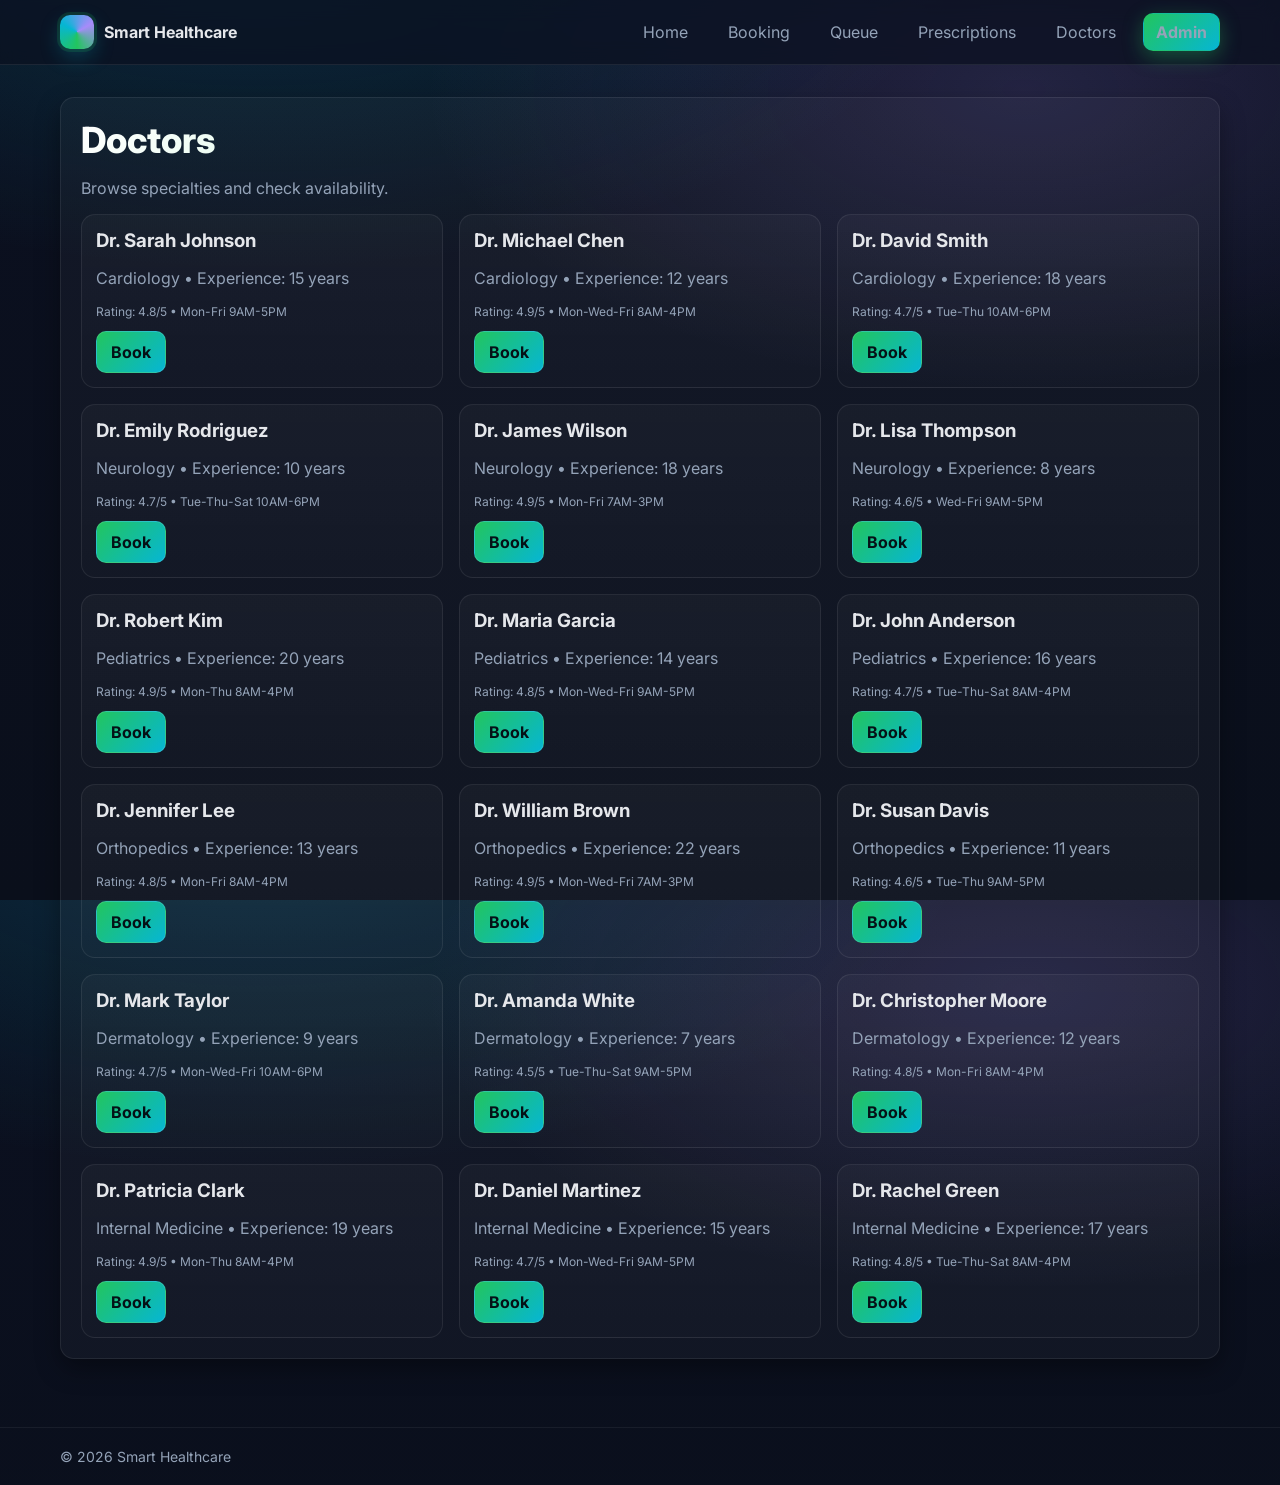
<file: doctors.html>
<!DOCTYPE html>
<html lang="en">
<head>
  <meta charset="UTF-8" />
  <meta name="viewport" content="width=device-width, initial-scale=1" />
  <title>Doctors • Smart Healthcare</title>
  <link rel="stylesheet" href="styles.css" />
</head>
<body>
  <header class="nav">
    <div class="container nav-inner">
      <div class="brand"><div class="brand-mark"></div><span>Smart Healthcare</span></div>
      <nav class="nav-links">
        <a href="index.html">Home</a>
        <a href="booking.html">Booking</a>
        <a href="queue.html">Queue</a>
        <a href="prescriptions.html">Prescriptions</a>
        <a href="doctors.html" aria-current="page">Doctors</a>
        <a class="cta" href="admin.html">Admin</a>
      </nav>
    </div>
  </header>

  <main class="section">
    <div class="container">
      <section class="card">
        <h1 class="h1">Doctors</h1>
        <p class="muted">Browse specialties and check availability.</p>
        <div class="grid grid-3" id="doctorsGrid" style="margin-top:12px">
          <!-- Doctors will be loaded dynamically from JSON -->
        </div>
      </section>
    </div>
  </main>

  <footer>
    <div class="container">© <span id="year"></span> Smart Healthcare</div>
  </footer>

  <script>
    document.getElementById('year').textContent = new Date().getFullYear();
    
    // Load doctors from JSON file
    fetch('doctors.json')
      .then(response => response.json())
      .then(data => {
        const doctorsGrid = document.getElementById('doctorsGrid');
        doctorsGrid.innerHTML = '';
        
        data.doctors.forEach(doctor => {
          const doctorCard = document.createElement('div');
          doctorCard.className = 'tile';
          doctorCard.innerHTML = `
            <h3 style="margin:0">${doctor.name}</h3>
            <p class="muted">${doctor.specialty} • Experience: ${doctor.experience}</p>
            <p class="muted" style="font-size:12px; margin:4px 0">Rating: ${doctor.rating}/5 • ${doctor.availability}</p>
            <a class="btn primary" href="booking.html?doctor=${encodeURIComponent(doctor.id)}" style="margin-top:8px">Book</a>
          `;
          doctorsGrid.appendChild(doctorCard);
        });
      })
      .catch(error => {
        console.error('Error loading doctors:', error);
        document.getElementById('doctorsGrid').innerHTML = '<p class="muted">Unable to load doctors. Please try again later.</p>';
      });
  </script>
</body>
</html>
</file>
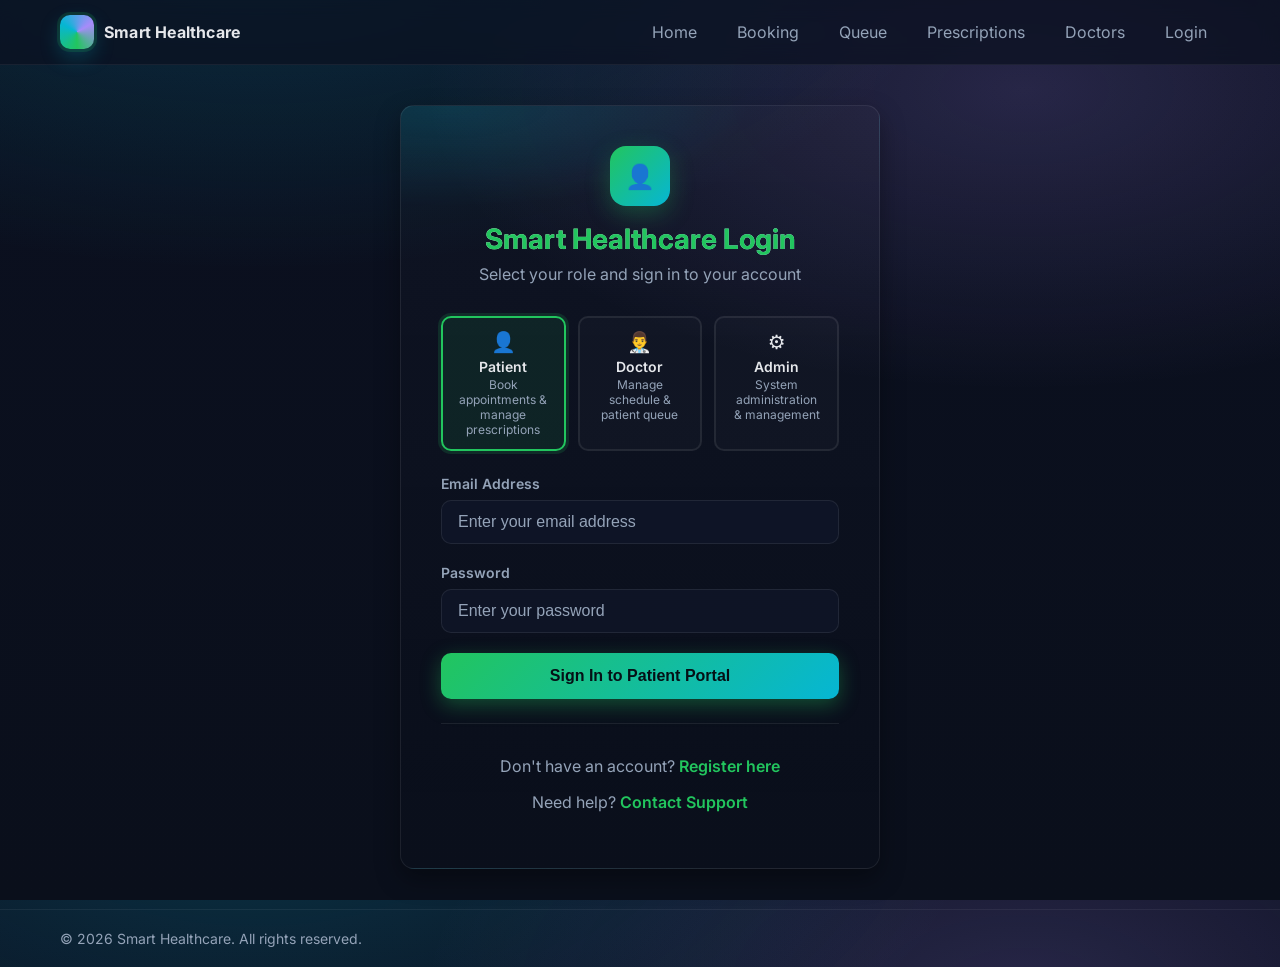
<file: login.html>
<!DOCTYPE html>
<html lang="en">
<head>
  <meta charset="UTF-8" />
  <meta name="viewport" content="width=device-width, initial-scale=1" />
  <title>Login • Smart Healthcare</title>
  <link rel="preconnect" href="https://fonts.googleapis.com" />
  <link rel="preconnect" href="https://fonts.gstatic.com" crossorigin />
  <link href="https://fonts.googleapis.com/css2?family=Inter:wght@400;600;700&display=swap" rel="stylesheet" />
  <style>
    :root {
      --bg: #0f172a;
      --card: #111827;
      --muted: #94a3b8;
      --text: #e5e7eb;
      --brand: #22c55e;
      --brand-2: #06b6d4;
      --accent: #a78bfa;
      --danger: #ef4444;
      --warning: #f59e0b;
      --surface: #0b1220;
      --ring: rgba(34, 197, 94, 0.35);
      --shadow: 0 10px 25px rgba(0,0,0,.35);
      --radius: 14px;
    }
    * { box-sizing: border-box; }
    html, body { height: 100%; }
    body {
      margin: 0;
      font-family: "Inter", system-ui, -apple-system, Segoe UI, Roboto, "Helvetica Neue", Arial, "Noto Sans", "Apple Color Emoji", "Segoe UI Emoji", "Segoe UI Symbol", sans-serif;
      color: var(--text);
      background: radial-gradient(1200px 600px at 20% -10%, rgba(6, 182, 212, 0.2), transparent 60%),
                  radial-gradient(1000px 500px at 80% 10%, rgba(167, 139, 250, 0.18), transparent 60%),
                  linear-gradient(180deg, #0b1020 0%, #0a0f1b 100%);
      min-height: 100%;
      display: flex;
      flex-direction: column;
    }
    a { color: inherit; text-decoration: none; }
    .container { max-width: 1200px; margin: 0 auto; padding: 0 20px; }

    /* Navbar */
    .nav {
      position: sticky; top: 0; z-index: 50;
      background: rgba(11, 16, 32, 0.7);
      backdrop-filter: blur(10px);
      border-bottom: 1px solid rgba(255,255,255,0.06);
    }
    .nav-inner {
      display: flex; align-items: center; justify-content: space-between;
      height: 64px;
    }
    .brand {
      display: flex; align-items: center; gap: 10px; font-weight: 700;
      letter-spacing: 0.2px;
    }
    .brand-mark {
      width: 34px; height: 34px; border-radius: 10px;
      background: conic-gradient(from 180deg at 50% 50%, var(--brand), var(--brand-2), var(--accent), var(--brand));
      box-shadow: 0 0 0 3px rgba(34,197,94,0.15), 0 8px 20px rgba(6,182,212,0.25);
    }
    .nav-links { display: flex; align-items: center; gap: 14px; }
    .nav-links a {
      padding: 8px 12px; border-radius: 10px; color: var(--muted);
      border: 1px solid transparent;
    }
    .nav-links a:hover {
      color: var(--text); border-color: rgba(255,255,255,0.08);
      background: rgba(255,255,255,0.03);
    }
    .cta {
      background: linear-gradient(135deg, var(--brand), var(--brand-2));
      color: #051016; padding: 8px 14px; border-radius: 10px; font-weight: 700;
      box-shadow: 0 6px 20px rgba(34,197,94,0.35);
      border: 1px solid rgba(255,255,255,0.12);
    }
    .cta:hover { filter: brightness(1.05); }

    /* Login Form */
    .login-container {
      flex: 1;
      display: flex;
      align-items: center;
      justify-content: center;
      padding: 40px 0;
    }
    .login-card {
      background: radial-gradient(600px 200px at 10% 0%, rgba(6,182,212,0.15), transparent 50%),
                  linear-gradient(180deg, rgba(255,255,255,0.02), rgba(255,255,255,0.00));
      border: 1px solid rgba(255,255,255,0.08);
      border-radius: var(--radius);
      padding: 40px;
      box-shadow: var(--shadow);
      width: 100%;
      max-width: 480px;
    }
    .login-header {
      text-align: center;
      margin-bottom: 32px;
    }
    .login-icon {
      width: 60px; height: 60px; border-radius: 16px;
      background: linear-gradient(135deg, var(--brand), var(--brand-2));
      display: flex; align-items: center; justify-content: center;
      margin: 0 auto 16px;
      box-shadow: 0 8px 25px rgba(34,197,94,0.3);
    }
    .login-icon::before {
      content: "🔐";
      font-size: 24px;
    }
    .login-title {
      font-size: 28px; font-weight: 700; margin: 0 0 8px;
      background: linear-gradient(135deg, #fff, #d5fbe3 35%, #b6f3ff 70%, #e6deff);
      -webkit-background-clip: text; background-clip: text; color: transparent;
    }
    .login-subtitle {
      color: var(--muted); margin: 0; font-size: 16px;
    }

    /* Role Selection */
    .role-selector {
      margin-bottom: 24px;
    }
    .role-options {
      display: grid;
      grid-template-columns: repeat(3, 1fr);
      gap: 12px;
      margin-bottom: 20px;
    }
    .role-option {
      padding: 12px 16px;
      border: 2px solid rgba(255,255,255,0.08);
      border-radius: 10px;
      background: rgba(255,255,255,0.02);
      cursor: pointer;
      transition: all 0.2s ease;
      text-align: center;
    }
    .role-option:hover {
      border-color: rgba(255,255,255,0.18);
      background: rgba(255,255,255,0.05);
    }
    .role-option.selected {
      border-color: var(--brand);
      background: rgba(34,197,94,0.1);
      box-shadow: 0 0 0 3px rgba(34,197,94,0.15);
    }
    .role-option .role-icon {
      font-size: 20px;
      margin-bottom: 4px;
    }
    .role-option .role-name {
      font-weight: 600;
      font-size: 14px;
    }
    .role-option .role-desc {
      font-size: 12px;
      color: var(--muted);
      margin-top: 2px;
    }

    /* Form Fields */
    .form-group {
      margin-bottom: 20px;
    }
    .form-label {
      display: block; margin-bottom: 8px; color: var(--muted);
      font-weight: 600; font-size: 14px;
    }
    .form-input {
      width: 100%; padding: 12px 16px; border-radius: 10px;
      background: rgba(15, 22, 40, 0.8); color: var(--text);
      border: 1px solid rgba(255,255,255,0.08);
      font-size: 16px; transition: border-color 0.2s ease, box-shadow 0.2s ease;
    }
    .form-input:focus {
      outline: none; border-color: var(--brand);
      box-shadow: 0 0 0 3px rgba(34,197,94,0.15);
    }
    .form-input::placeholder {
      color: var(--muted);
    }
    .login-button {
      width: 100%; padding: 14px; border-radius: 10px;
      background: linear-gradient(135deg, var(--brand), var(--brand-2));
      color: #051016; font-weight: 700; font-size: 16px;
      border: none; cursor: pointer; transition: filter 0.2s ease;
      box-shadow: 0 6px 20px rgba(34,197,94,0.35);
    }
    .login-button:hover {
      filter: brightness(1.05);
    }
    .login-button:active {
      transform: translateY(1px);
    }
    .login-footer {
      text-align: center; margin-top: 24px; color: var(--muted);
    }
    .login-footer a {
      color: var(--brand); font-weight: 600;
    }
    .login-footer a:hover {
      text-decoration: underline;
    }
    .register-link {
      margin-top: 16px; padding-top: 16px;
      border-top: 1px solid rgba(255,255,255,0.08);
    }

    /* Role-specific styling */
    .role-user .login-icon::before { content: "👤"; }
    .role-doctor .login-icon::before { content: "👨‍⚕️"; }
    .role-admin .login-icon::before { content: "⚙️"; }

    .role-user .login-title { color: var(--brand); }
    .role-doctor .login-title { color: var(--brand-2); }
    .role-admin .login-title { color: var(--accent); }

    /* Footer */
    footer {
      margin-top: auto; padding: 20px 0; color: var(--muted); font-size: 14px;
      border-top: 1px solid rgba(255,255,255,0.06);
    }

    /* Responsive */
    @media (max-width: 640px) {
      .login-card {
        margin: 0 20px; padding: 32px 24px;
      }
      .role-options {
        grid-template-columns: 1fr;
      }
      .nav-inner { height: auto; padding: 12px 0; gap: 12px; flex-wrap: wrap; }
      .nav-links { width: 100%; flex-wrap: wrap; gap: 8px; }
    }
  </style>
</head>
<body>
  <header class="nav">
    <div class="container nav-inner" role="navigation" aria-label="Primary">
      <div class="brand">
        <div class="brand-mark" aria-hidden="true"></div>
        <span>Smart Healthcare</span>
      </div>
      <nav class="nav-links">
        <a href="index.html">Home</a>
        <a href="booking.html">Booking</a>
        <a href="queue.html">Queue</a>
        <a href="prescriptions.html">Prescriptions</a>
        <a href="doctors.html">Doctors</a>
        <a href="login.html" aria-current="page">Login</a>
      </nav>
    </div>
  </header>

  <main class="login-container">
    <div class="login-card">
      <div class="login-header">
        <div class="login-icon" aria-hidden="true"></div>
        <h1 class="login-title">Smart Healthcare Login</h1>
        <p class="login-subtitle">Select your role and sign in to your account</p>
      </div>
      
      <!-- Role Selection -->
      <div class="role-selector">
        <div class="role-options">
          <div class="role-option" data-role="user">
            <div class="role-icon">👤</div>
            <div class="role-name">Patient</div>
            <div class="role-desc">Book appointments & manage prescriptions</div>
          </div>
          <div class="role-option" data-role="doctor">
            <div class="role-icon">👨‍⚕️</div>
            <div class="role-name">Doctor</div>
            <div class="role-desc">Manage schedule & patient queue</div>
          </div>
          <div class="role-option" data-role="admin">
            <div class="role-icon">⚙️</div>
            <div class="role-name">Admin</div>
            <div class="role-desc">System administration & management</div>
          </div>
        </div>
      </div>
      
      <form id="loginForm">
        <div class="form-group">
          <label for="username" class="form-label" id="usernameLabel">Email Address</label>
          <input 
            type="text" 
            id="username" 
            name="username" 
            class="form-input" 
            placeholder="Enter your email address"
            required
          />
        </div>
        
        <div class="form-group">
          <label for="password" class="form-label">Password</label>
          <input 
            type="password" 
            id="password" 
            name="password" 
            class="form-input" 
            placeholder="Enter your password"
            required
          />
        </div>
        
        <button type="submit" class="login-button" id="loginButton">
          Sign In
        </button>
      </form>
      
      <div class="login-footer">
        <div class="register-link" id="registerSection" style="display: none;">
          <p>Don't have an account? <a href="user-register.html">Register here</a></p>
        </div>
        <p>Need help? <a href="mailto:support@smarthealthcare.com">Contact Support</a></p>
      </div>
    </div>
  </main>

  <footer>
    <div class="container">
      © <span id="year"></span> Smart Healthcare. All rights reserved.
    </div>
  </footer>

  <script>
    document.getElementById('year').textContent = new Date().getFullYear();
    
    // Embedded doctors data to avoid CORS issues
    const doctorsData = {
      "doctors": [
        {
          "id": "DOC001",
          "name": "Dr. Sarah Johnson",
          "specialty": "Cardiology",
          "email": "sarah.johnson@smarthealthcare.com",
          "phone": "+1-555-0101",
          "experience": "15 years",
          "rating": 4.8,
          "availability": "Mon-Fri 9AM-5PM",
          "password": "doc123"
        },
        {
          "id": "DOC002",
          "name": "Dr. Michael Chen",
          "specialty": "Cardiology",
          "email": "michael.chen@smarthealthcare.com",
          "phone": "+1-555-0102",
          "experience": "12 years",
          "rating": 4.9,
          "availability": "Mon-Wed-Fri 8AM-4PM",
          "password": "doc123"
        },
        {
          "id": "DOC003",
          "name": "Dr. David Smith",
          "specialty": "Cardiology",
          "email": "david.smith@smarthealthcare.com",
          "phone": "+1-555-0103",
          "experience": "18 years",
          "rating": 4.7,
          "availability": "Tue-Thu 10AM-6PM",
          "password": "doc123"
        },
        {
          "id": "DOC004",
          "name": "Dr. Emily Rodriguez",
          "specialty": "Neurology",
          "email": "emily.rodriguez@smarthealthcare.com",
          "phone": "+1-555-0104",
          "experience": "10 years",
          "rating": 4.7,
          "availability": "Tue-Thu-Sat 10AM-6PM",
          "password": "doc123"
        },
        {
          "id": "DOC005",
          "name": "Dr. James Wilson",
          "specialty": "Neurology",
          "email": "james.wilson@smarthealthcare.com",
          "phone": "+1-555-0105",
          "experience": "18 years",
          "rating": 4.9,
          "availability": "Mon-Fri 7AM-3PM",
          "password": "doc123"
        },
        {
          "id": "DOC006",
          "name": "Dr. Lisa Thompson",
          "specialty": "Neurology",
          "email": "lisa.thompson@smarthealthcare.com",
          "phone": "+1-555-0106",
          "experience": "8 years",
          "rating": 4.6,
          "availability": "Wed-Fri 9AM-5PM",
          "password": "doc123"
        },
        {
          "id": "DOC007",
          "name": "Dr. Robert Kim",
          "specialty": "Pediatrics",
          "email": "robert.kim@smarthealthcare.com",
          "phone": "+1-555-0107",
          "experience": "20 years",
          "rating": 4.9,
          "availability": "Mon-Thu 8AM-4PM",
          "password": "doc123"
        },
        {
          "id": "DOC008",
          "name": "Dr. Maria Garcia",
          "specialty": "Pediatrics",
          "email": "maria.garcia@smarthealthcare.com",
          "phone": "+1-555-0108",
          "experience": "14 years",
          "rating": 4.8,
          "availability": "Mon-Wed-Fri 9AM-5PM",
          "password": "doc123"
        },
        {
          "id": "DOC009",
          "name": "Dr. John Anderson",
          "specialty": "Pediatrics",
          "email": "john.anderson@smarthealthcare.com",
          "phone": "+1-555-0109",
          "experience": "16 years",
          "rating": 4.7,
          "availability": "Tue-Thu-Sat 8AM-4PM",
          "password": "doc123"
        },
        {
          "id": "DOC010",
          "name": "Dr. Jennifer Lee",
          "specialty": "Orthopedics",
          "email": "jennifer.lee@smarthealthcare.com",
          "phone": "+1-555-0110",
          "experience": "13 years",
          "rating": 4.8,
          "availability": "Mon-Fri 8AM-4PM",
          "password": "doc123"
        },
        {
          "id": "DOC011",
          "name": "Dr. William Brown",
          "specialty": "Orthopedics",
          "email": "william.brown@smarthealthcare.com",
          "phone": "+1-555-0111",
          "experience": "22 years",
          "rating": 4.9,
          "availability": "Mon-Wed-Fri 7AM-3PM",
          "password": "doc123"
        },
        {
          "id": "DOC012",
          "name": "Dr. Susan Davis",
          "specialty": "Orthopedics",
          "email": "susan.davis@smarthealthcare.com",
          "phone": "+1-555-0112",
          "experience": "11 years",
          "rating": 4.6,
          "availability": "Tue-Thu 9AM-5PM",
          "password": "doc123"
        },
        {
          "id": "DOC013",
          "name": "Dr. Mark Taylor",
          "specialty": "Dermatology",
          "email": "mark.taylor@smarthealthcare.com",
          "phone": "+1-555-0113",
          "experience": "9 years",
          "rating": 4.7,
          "availability": "Mon-Wed-Fri 10AM-6PM",
          "password": "doc123"
        },
        {
          "id": "DOC014",
          "name": "Dr. Amanda White",
          "specialty": "Dermatology",
          "email": "amanda.white@smarthealthcare.com",
          "phone": "+1-555-0114",
          "experience": "7 years",
          "rating": 4.5,
          "availability": "Tue-Thu-Sat 9AM-5PM",
          "password": "doc123"
        },
        {
          "id": "DOC015",
          "name": "Dr. Christopher Moore",
          "specialty": "Dermatology",
          "email": "christopher.moore@smarthealthcare.com",
          "phone": "+1-555-0115",
          "experience": "12 years",
          "rating": 4.8,
          "availability": "Mon-Fri 8AM-4PM",
          "password": "doc123"
        },
        {
          "id": "DOC016",
          "name": "Dr. Patricia Clark",
          "specialty": "Internal Medicine",
          "email": "patricia.clark@smarthealthcare.com",
          "phone": "+1-555-0116",
          "experience": "19 years",
          "rating": 4.9,
          "availability": "Mon-Thu 8AM-4PM",
          "password": "doc123"
        },
        {
          "id": "DOC017",
          "name": "Dr. Daniel Martinez",
          "specialty": "Internal Medicine",
          "email": "daniel.martinez@smarthealthcare.com",
          "phone": "+1-555-0117",
          "experience": "15 years",
          "rating": 4.7,
          "availability": "Mon-Wed-Fri 9AM-5PM",
          "password": "doc123"
        },
        {
          "id": "DOC018",
          "name": "Dr. Rachel Green",
          "specialty": "Internal Medicine",
          "email": "rachel.green@smarthealthcare.com",
          "phone": "+1-555-0118",
          "experience": "17 years",
          "rating": 4.8,
          "availability": "Tue-Thu-Sat 8AM-4PM",
          "password": "doc123"
        }
      ]
    };
    
    let selectedRole = 'user';
    
    // Role selection
    document.querySelectorAll('.role-option').forEach(option => {
      option.addEventListener('click', function() {
        // Remove selected class from all options
        document.querySelectorAll('.role-option').forEach(opt => opt.classList.remove('selected'));
        // Add selected class to clicked option
        this.classList.add('selected');
        selectedRole = this.dataset.role;
        
        // Update form based on role
        updateFormForRole(selectedRole);
      });
    });
    
    function updateFormForRole(role) {
      const card = document.querySelector('.login-card');
      const usernameLabel = document.getElementById('usernameLabel');
      const usernameInput = document.getElementById('username');
      const loginButton = document.getElementById('loginButton');
      const registerSection = document.getElementById('registerSection');
      
      // Remove existing role classes
      card.classList.remove('role-user', 'role-doctor', 'role-admin');
      card.classList.add('role-' + role);
      
      if (role === 'user') {
        usernameLabel.textContent = 'Email Address';
        usernameInput.placeholder = 'Enter your email address';
        usernameInput.type = 'email';
        loginButton.textContent = 'Sign In to Patient Portal';
        registerSection.style.display = 'block';
      } else if (role === 'doctor') {
        usernameLabel.textContent = 'Email Address';
        usernameInput.placeholder = 'james.wilson@smarthealthcare.com';
        usernameInput.type = 'email';
        loginButton.textContent = 'Sign In to Doctor Portal';
        registerSection.style.display = 'none';
      } else if (role === 'admin') {
        usernameLabel.textContent = 'Admin Username';
        usernameInput.placeholder = 'Enter admin username';
        usernameInput.type = 'text';
        loginButton.textContent = 'Access Admin Console';
        registerSection.style.display = 'none';
      }
    }
    
    // Set default selection
    document.querySelector('.role-option[data-role="user"]').classList.add('selected');
    updateFormForRole('user');
    
    // Function to show available doctors
    function showAvailableDoctors() {
      fetch('doctors.json')
        .then(response => response.json())
        .then(data => {
          let doctorList = 'Available Doctors:\n\n';
          data.doctors.forEach((doctor, index) => {
            doctorList += `${index + 1}. ${doctor.name}\n`;
            doctorList += `   Specialty: ${doctor.specialty}\n`;
            doctorList += `   Experience: ${doctor.experience}\n`;
            doctorList += `   Rating: ${doctor.rating}/5\n`;
            doctorList += `   Availability: ${doctor.availability}\n\n`;
          });
          
          alert(doctorList + '\nLogin successful! You can now book appointments with any of these doctors.');
          window.location.href = 'index.html';
        })
        .catch(error => {
          console.error('Error loading doctors:', error);
          alert('Login successful! Redirecting to patient dashboard...');
          window.location.href = 'index.html';
        });
    }
    
    // Function to check doctor login
    function checkDoctorLogin(username, password) {
      console.log('Attempting doctor login with:', username);
      
      // Use embedded doctors data
      const data = doctorsData;
      console.log('Using embedded doctors data:', data);
      console.log('Looking for doctor with email:', username);
      
      // Try to find doctor by email first, then by ID
      let doctor = data.doctors.find(doc => doc.email === username);
      
      if (!doctor) {
        console.log('Not found by email, trying ID...');
        doctor = data.doctors.find(doc => doc.id === username);
      }
      
      console.log('Found doctor:', doctor);
      console.log('Password entered:', password);
      console.log('Password match:', doctor && doctor.password === password);
      
      if (doctor && doctor.password === password) {
        // Store doctor information in localStorage
        localStorage.setItem('currentDoctorId', doctor.id);
        localStorage.setItem('currentDoctorEmail', doctor.email);
        localStorage.setItem('currentDoctorName', doctor.name);
        localStorage.setItem('currentDoctorSpecialty', doctor.specialty);
        
        alert(`Welcome ${doctor.name}!\nRedirecting to doctor dashboard...`);
        window.location.href = `doctor-dashboard.html?doctorId=${encodeURIComponent(doctor.email)}`;
      } else {
        console.log('Invalid credentials');
        const loginButton = document.querySelector('.login-button');
        loginButton.textContent = 'Sign In to Doctor Portal';
        loginButton.disabled = false;
        
        if (!doctor) {
          alert('Doctor not found. Please check your email address.\n\nFor testing:\nEmail: james.wilson@smarthealthcare.com\nPassword: doc123');
        } else {
          alert('Invalid password. Please check your password.\n\nFor testing:\nEmail: james.wilson@smarthealthcare.com\nPassword: doc123');
        }
      }
    }
    
    // Form submission
    document.getElementById('loginForm').addEventListener('submit', async function(e) {
      e.preventDefault();
      
      const username = document.getElementById('username').value;
      const password = document.getElementById('password').value;
      
      // Basic validation
      if (!username || !password) {
        alert('Please fill in all fields');
        return;
      }
      
      // Email validation for user role
      if (selectedRole === 'user') {
        const emailRegex = /^[^\s@]+@[^\s@]+\.[^\s@]+$/;
        if (!emailRegex.test(username)) {
          alert('Please enter a valid email address');
          return;
        }
      }

      try {
        const loginData = {
          email: username,
          password: password,
          role: selectedRole
        };
        console.log('Attempting login with:', loginData);

        const response = await fetch('/api/auth/login', {
          method: 'POST',
          headers: {
            'Content-Type': 'application/json',
            'Accept': 'application/json'
          },
          body: JSON.stringify(loginData)
        });

        console.log('Response status:', response.status);
        const responseText = await response.text();
        console.log('Response body:', responseText);

        if (!response.ok) {
          throw new Error(responseText || 'Login failed');
        }

        const data = JSON.parse(responseText);
        
        // Store the token
        localStorage.setItem('authToken', data.access_token);
        
        // Redirect based on role
        if (selectedRole === 'user') {
          window.location.href = 'booking.html';
        } else if (selectedRole === 'doctor') {
          window.location.href = 'doctor-dashboard.html';
        } else if (selectedRole === 'admin') {
          window.location.href = 'admin.html';
        }
      } catch (error) {
        alert(error.message || 'Login failed. Please try again.');
        const loginButton = document.querySelector('.login-button');
        loginButton.textContent = 'Sign In';
        loginButton.disabled = false;
      }
      
      // Simulate login process
      /*const loginButton = document.querySelector('.login-button');
      const originalText = loginButton.textContent;
      loginButton.textContent = 'Signing In...';
      loginButton.disabled = true;
      
      setTimeout(() => {
        if (selectedRole === 'user') {
          // Check if user account exists
          const storedAccounts = JSON.parse(localStorage.getItem('smartHealthcareAccounts') || '[]');
          const accountExists = storedAccounts.some(account => account.email === username.toLowerCase());
          
          if (accountExists) {
            // Show available doctors for patient
            showAvailableDoctors();
          } else {
            alert('No account found with this email address.\n\nPlease create an account first by clicking "Register here" below.');
            loginButton.textContent = originalText;
            loginButton.disabled = false;
          }
        } else if (selectedRole === 'doctor') {
          // Check doctor credentials
          checkDoctorLogin(username, password);
        } else if (selectedRole === 'admin') {
          // Simulate admin login
          alert('Admin access granted! Redirecting to admin console...');
          window.location.href = 'admin.html';
        }
      }, 1500);*/
    });
  </script>
</body>
</html>
</file>
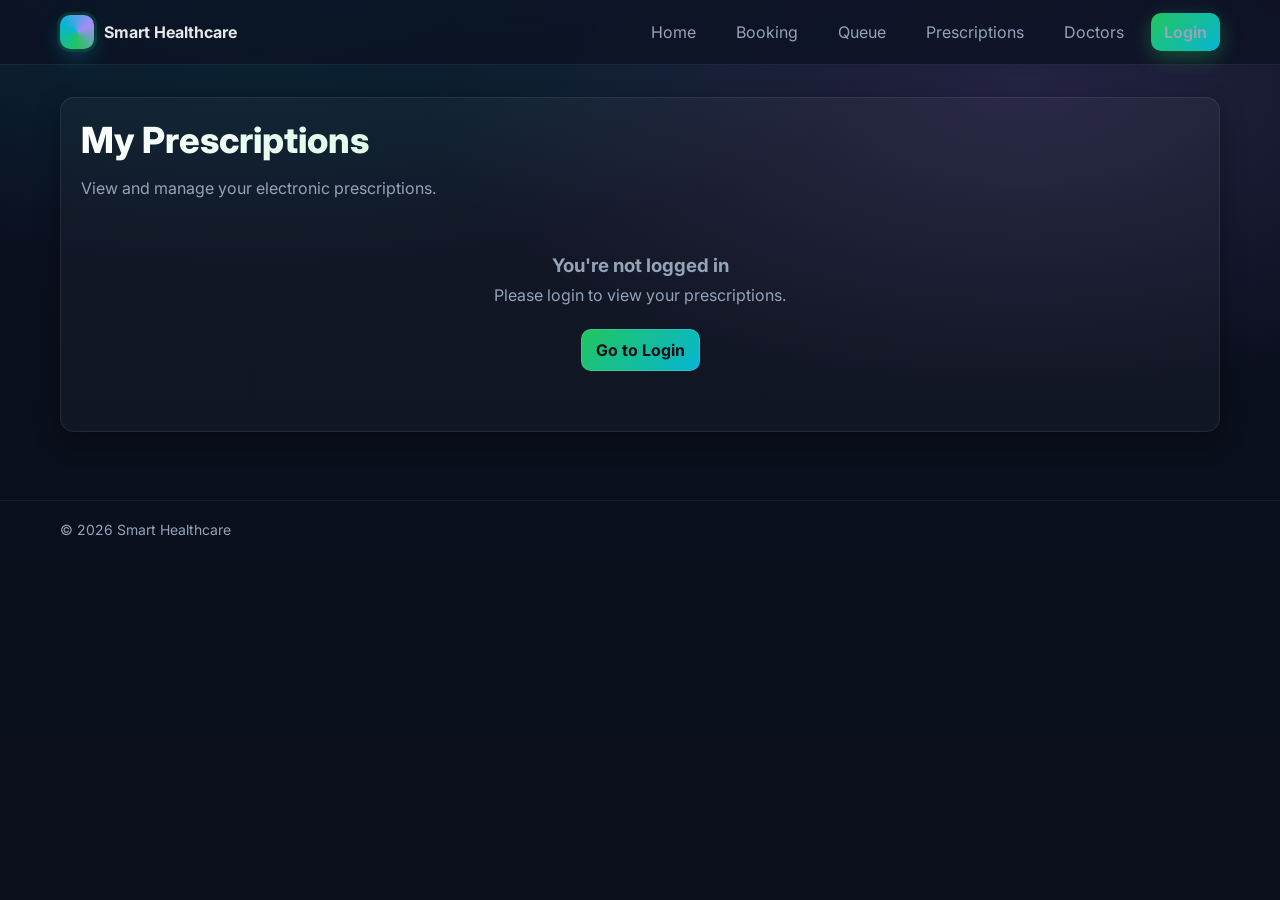
<file: prescriptions.html>
<!DOCTYPE html>
<html lang="en">
<head>
  <meta charset="UTF-8" />
  <meta name="viewport" content="width=device-width, initial-scale=1" />
  <title>Prescriptions • Smart Healthcare</title>
  <link rel="stylesheet" href="styles.css" />
</head>
<body>
  <header class="nav">
    <div class="container nav-inner">
      <div class="brand"><div class="brand-mark"></div><span>Smart Healthcare</span></div>
      <nav class="nav-links">
        <a href="index.html">Home</a>
        <a href="booking.html">Booking</a>
        <a href="queue.html">Queue</a>
        <a href="prescriptions.html" aria-current="page">Prescriptions</a>
        <a href="doctors.html">Doctors</a>
        <a class="cta" href="user-login.html">Login</a>
      </nav>
    </div>
  </header>

  <main class="section">
    <div class="container">
      <section class="card">
        <h1 class="h1">My Prescriptions</h1>
        <p class="muted">View and manage your electronic prescriptions.</p>
        <div class="grid grid-3" id="prescriptionsGrid" style="margin-top:12px">
          <!-- Prescriptions will be loaded dynamically -->
        </div>
      </section>
    </div>
  </main>

  <footer>
    <div class="container">© <span id="year"></span> Smart Healthcare</div>
  </footer>

  <script>
    document.getElementById('year').textContent = new Date().getFullYear();

    const prescriptionsGrid = document.getElementById('prescriptionsGrid');
    prescriptionsGrid.innerHTML = '';

    async function loadMyPrescriptions() {
      const token = localStorage.getItem('smartHealthcareToken');
      if (!token) {
        prescriptionsGrid.innerHTML = `
          <div style="grid-column: 1 / -1; text-align: center; padding: 40px;">
            <h3 style="color: var(--muted); margin: 0;">You're not logged in</h3>
            <p style="color: var(--muted); margin: 8px 0;">Please login to view your prescriptions.</p>
            <a href="user-login.html" class="btn primary" style="margin-top: 16px;">Go to Login</a>
          </div>
        `;
        return;
      }

      try {
        const resp = await fetch('/api/booking/my-appointments', {
          method: 'GET',
          headers: {
            'Accept': 'application/json',
            'Authorization': `Bearer ${token}`
          }
        });

        if (!resp.ok) {
          throw new Error(await resp.text());
        }

        const data = await resp.json();
        const appointments = data.appointments || [];

        if (appointments.length === 0) {
          prescriptionsGrid.innerHTML = `
            <div style="grid-column: 1 / -1; text-align: center; padding: 40px;">
              <h3 style="color: var(--muted); margin: 0;">No prescriptions yet</h3>
              <p style="color: var(--muted); margin: 8px 0;">Book an appointment to see it here once the doctor responds.</p>
              <a href="booking.html" class="btn primary" style="margin-top: 16px;">Book Appointment</a>
            </div>
          `;
          return;
        }

        appointments.forEach(appt => {
          const card = document.createElement('div');
          card.className = 'tile';

          // Determine status
          let statusDisplay = '';
          let statusColor = '';
          const hasMeds = Array.isArray(appt.medicines) ? appt.medicines.length > 0 : (!!appt.medicines && appt.medicines !== '[]');
          if (hasMeds) {
            statusDisplay = '✓ Doctor has prescribed medicines';
            statusColor = 'color: #22c55e; font-weight: 600;';
          } else {
            statusDisplay = '⏳ Doctor is busy - Not viewed yet';
            statusColor = 'color: #f59e0b; font-weight: 600;';
          }

          const doctorName = appt.doctor_name || appt.doctor_name || ''; // backend provides doctor_name in to_dict
          card.innerHTML = `
            <h3 style="margin:0">#${appt.prescription_id}</h3>
            <p class="muted">${doctorName} • ${appt.specialty || ''}</p>
            <p class="muted">${new Date(appt.appointment_date).toLocaleDateString()}</p>
            <p style="margin:8px 0; font-size:14px; ${statusColor}">${statusDisplay}</p>
            <button class="btn" style="margin-top:10px">View Details</button>
          `;

          card.querySelector('button').addEventListener('click', () => showPrescriptionModal(appt));
          prescriptionsGrid.appendChild(card);
        });
      } catch (err) {
        console.error('Error loading prescriptions:', err);
        prescriptionsGrid.innerHTML = `
          <div style="grid-column: 1 / -1; text-align: center; padding: 40px;">
            <h3 style="color: var(--danger); margin: 0;">Failed to load prescriptions</h3>
            <p style="color: var(--muted); margin: 8px 0;">${(err && err.message) || 'Please try again later.'}</p>
          </div>
        `;
      }
    }

    function showPrescriptionModal(appt) {
      let medicines = [];
      try {
        medicines = Array.isArray(appt.medicines) ? appt.medicines : (appt.medicines ? JSON.parse(appt.medicines) : []);
      } catch (_) {
        medicines = [];
      }

      let medicinesHtml = '';
      if (medicines.length > 0) {
        medicinesHtml = `
          <h4 style="margin:16px 0 8px; color: #22c55e;">Prescribed Medicines:</h4>
          ${medicines.map(medicine => `
            <div style="background: rgba(34,197,94,0.1); border: 1px solid rgba(34,197,94,0.2); border-radius: 8px; padding: 12px; margin: 8px 0;">
              <strong>${medicine.name || medicine.drug || ''}</strong><br>
              ${medicine.dosage ? `<span style=\"color: var(--muted);\">Dosage: ${medicine.dosage}</span><br>` : ''}
              ${medicine.duration ? `<span style=\"color: var(--muted);\">Duration: ${medicine.duration}</span><br>` : ''}
              ${medicine.instructions ? `<span style=\"color: var(--muted);\">Instructions: ${medicine.instructions}</span>` : ''}
            </div>
          `).join('')}
        `;
      } else {
        medicinesHtml = `
          <div style="background: rgba(245,158,11,0.1); border: 1px solid rgba(245,158,11,0.2); border-radius: 8px; padding: 12px; margin: 16px 0;">
            <p style="color: #f59e0b; margin: 0; font-weight: 600;">⏳ Doctor hasn't viewed your prescription yet. The doctor is busy.</p>
          </div>
        `;
      }

      const modal = document.createElement('div');
      modal.style.cssText = `
        position: fixed; top: 0; left: 0; width: 100%; height: 100%;
        background: rgba(0,0,0,0.8); display: flex; align-items: center;
        justify-content: center; z-index: 1000; padding: 20px;
      `;

      const doctorName = appt.doctor_name || '';
      modal.innerHTML = `
        <div style="background: var(--card); border: 1px solid rgba(255,255,255,0.08); border-radius: 14px; padding: 24px; max-width: 600px; width: 100%; max-height: 80vh; overflow-y: auto;">
          <div style="display: flex; justify-content: space-between; align-items: center; margin-bottom: 16px;">
            <h2 style="margin: 0;">Prescription #${appt.prescription_id}</h2>
            <button onclick="this.closest('.modal').remove()" style="background: none; border: none; color: var(--muted); font-size: 24px; cursor: pointer;">×</button>
          </div>
          <p class="muted">Doctor: ${doctorName}</p>
          <p class="muted">Date: ${new Date(appt.appointment_date).toLocaleDateString()}</p>
          <h4 style="margin:16px 0 8px;">Your Submitted Symptoms:</h4>
          <div style="background: rgba(6,182,212,0.1); border: 1px solid rgba(6,182,212,0.2); border-radius: 8px; padding: 12px; margin: 8px 0;">
            <p style="margin: 0;">${appt.symptoms || ''}</p>
          </div>
          ${medicinesHtml}
          ${appt.notes ? `<h4 style=\"margin:16px 0 8px;\">Doctor's Notes:</h4><p>${appt.notes}</p>` : ''}
        </div>
      `;

      modal.className = 'modal';
      document.body.appendChild(modal);
    }

    loadMyPrescriptions();
  </script>
</body>
</html>
</file>
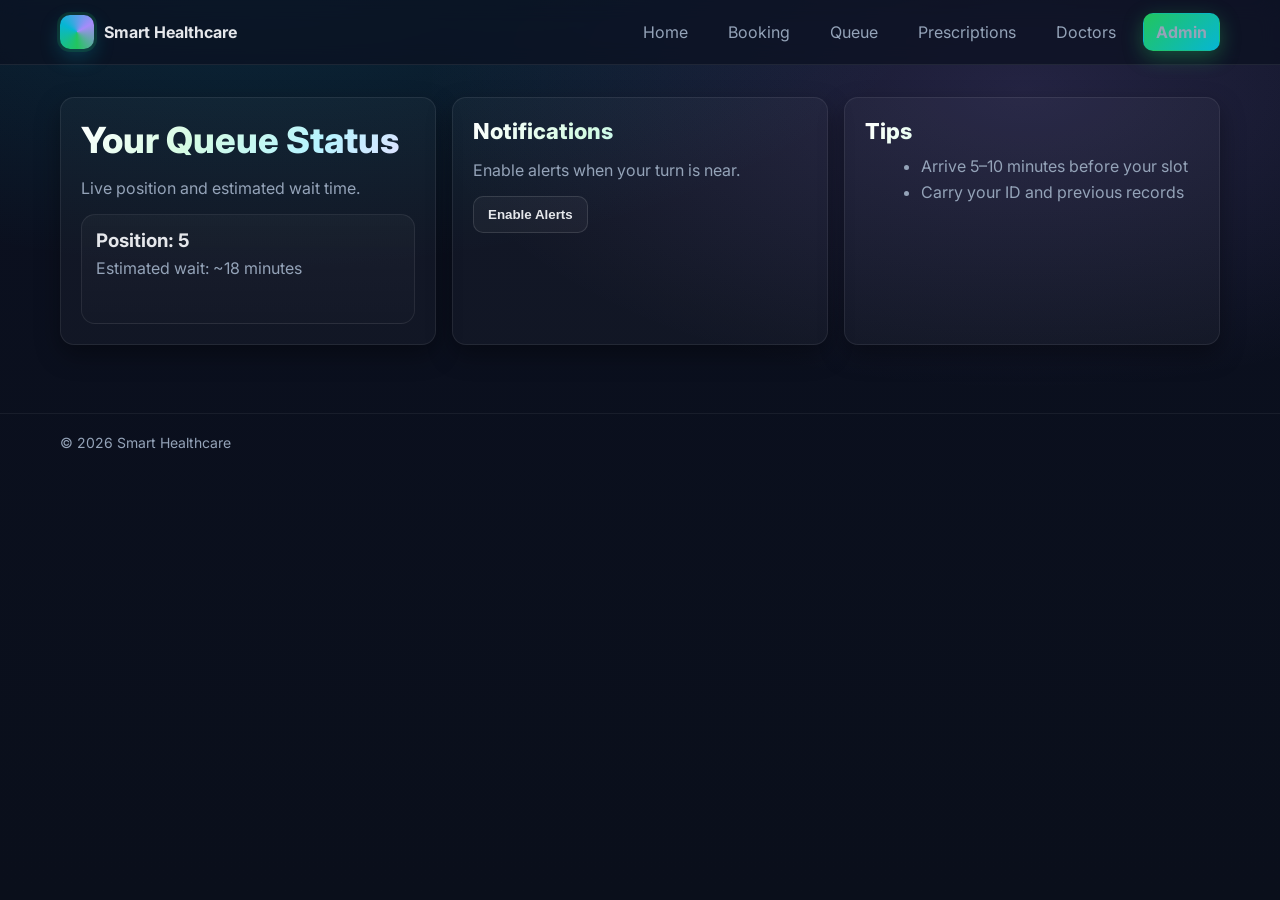
<file: queue.html>
<!DOCTYPE html>
<html lang="en">
<head>
  <meta charset="UTF-8" />
  <meta name="viewport" content="width=device-width, initial-scale=1" />
  <title>Queue • Smart Healthcare</title>
  <link rel="stylesheet" href="styles.css" />
</head>
<body>
  <header class="nav">
    <div class="container nav-inner">
      <div class="brand"><div class="brand-mark"></div><span>Smart Healthcare</span></div>
      <nav class="nav-links">
        <a href="index.html">Home</a>
        <a href="booking.html">Booking</a>
        <a href="queue.html" aria-current="page">Queue</a>
        <a href="prescriptions.html">Prescriptions</a>
        <a href="doctors.html">Doctors</a>
        <a class="cta" href="admin.html">Admin</a>
      </nav>
    </div>
  </header>

  <main class="section">
    <div class="container grid grid-3">
      <section class="card">
        <h1 class="h1">Your Queue Status</h1>
        <p class="muted">Live position and estimated wait time.</p>
        <div class="tile" style="margin-top:12px;">
          <h3 style="margin:0">Position: <span id="position">—</span></h3>
          <p class="muted" style="margin:6px 0 0">Estimated wait: <span id="eta">—</span></p>
        </div>
      </section>
      <section class="card">
        <h2 class="h1" style="font-size:22px">Notifications</h2>
        <p class="muted">Enable alerts when your turn is near.</p>
        <button class="btn" onclick="alert('Notifications enabled (demo)')">Enable Alerts</button>
      </section>
      <aside class="card">
        <h2 class="h1" style="font-size:22px">Tips</h2>
        <ul class="muted" style="margin:10px 0 0 16px; line-height:1.6;">
          <li>Arrive 5–10 minutes before your slot</li>
          <li>Carry your ID and previous records</li>
        </ul>
      </aside>
    </div>
  </main>

  <footer>
    <div class="container">© <span id="year"></span> Smart Healthcare</div>
  </footer>

  <script>
    document.getElementById('year').textContent = new Date().getFullYear();
    // Demo values; replace with real-time data later
    document.getElementById('position').textContent = '5';
    document.getElementById('eta').textContent = '~18 minutes';
  </script>
</body>
</html>
</file>
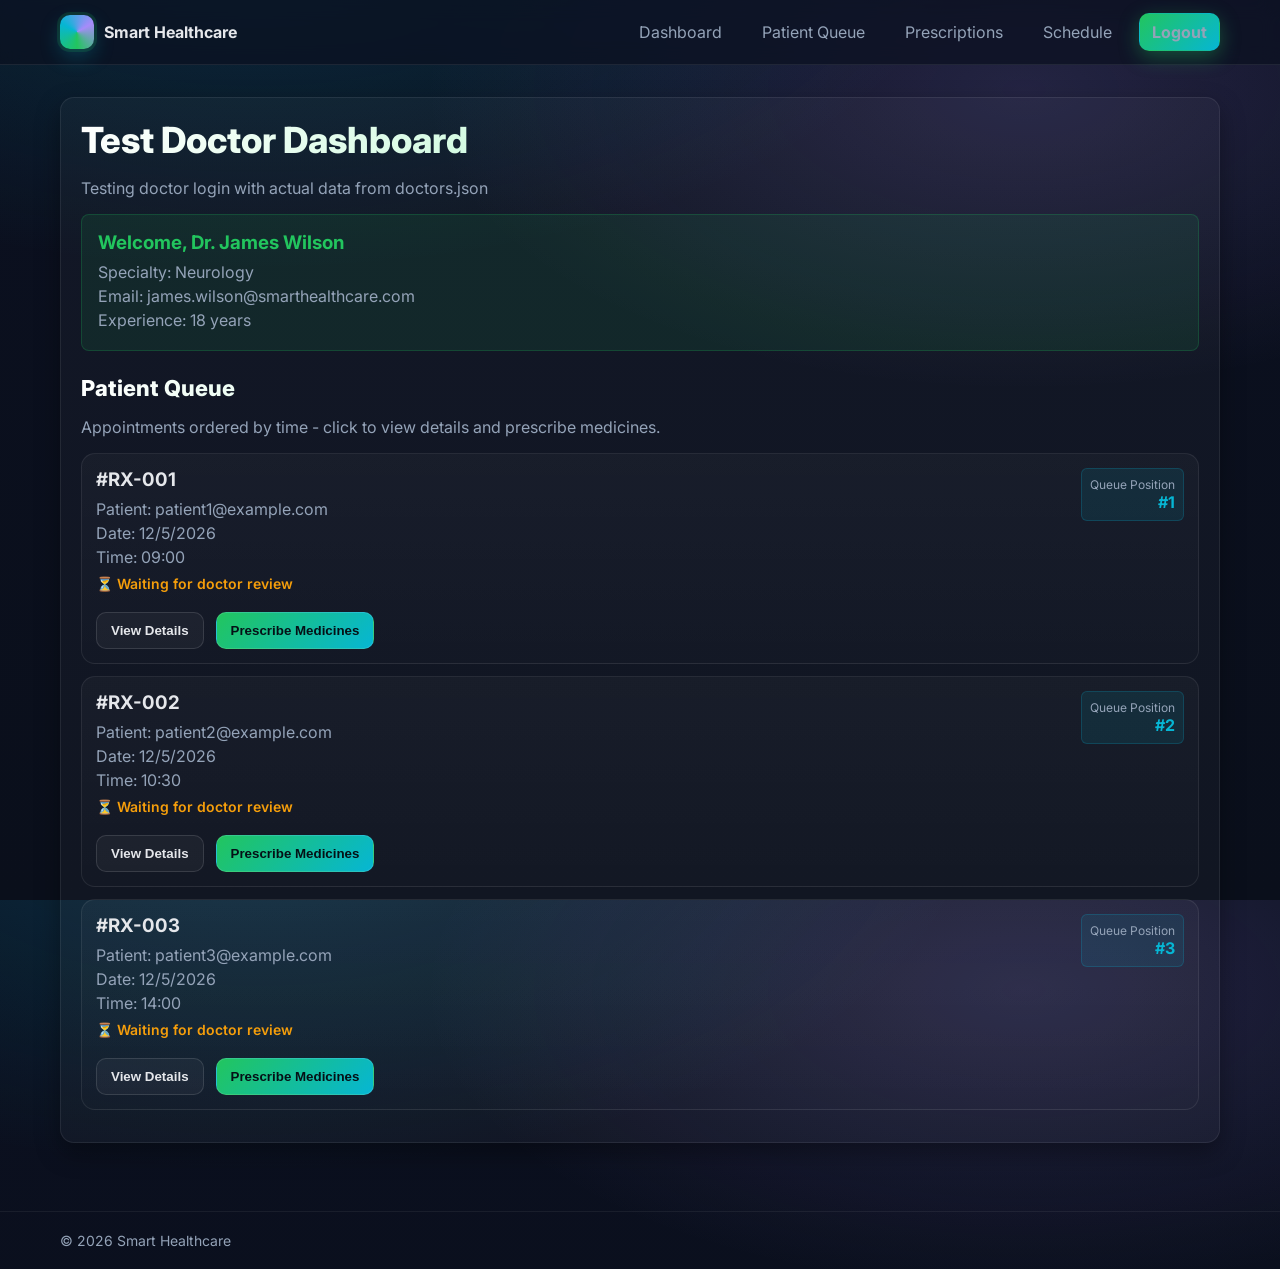
<file: test-doctor-dashboard.html>
<!DOCTYPE html>
<html lang="en">
<head>
  <meta charset="UTF-8" />
  <meta name="viewport" content="width=device-width, initial-scale=1" />
  <title>Test Doctor Dashboard • Smart Healthcare</title>
  <link rel="stylesheet" href="styles.css" />
</head>
<body>
  <header class="nav">
    <div class="container nav-inner">
      <div class="brand"><div class="brand-mark"></div><span>Smart Healthcare</span></div>
      <nav class="nav-links">
        <a href="test-doctor-dashboard.html" aria-current="page">Dashboard</a>
        <a href="doctor-queue.html">Patient Queue</a>
        <a href="doctor-prescriptions.html">Prescriptions</a>
        <a href="doctor-schedule.html">Schedule</a>
        <a class="cta" href="login.html">Logout</a>
      </nav>
    </div>
  </header>

  <main class="section">
    <div class="container">
      <section class="card">
        <h1 class="h1">Test Doctor Dashboard</h1>
        <p class="muted">Testing doctor login with actual data from doctors.json</p>
        
        <!-- Doctor Info -->
        <div id="doctorInfo" style="background: rgba(34,197,94,0.1); border: 1px solid rgba(34,197,94,0.2); border-radius: 8px; padding: 16px; margin: 16px 0;">
          <h3 style="margin: 0 0 8px; color: #22c55e;">Welcome, <span id="doctorName">Loading...</span></h3>
          <p style="margin: 0; color: var(--muted);">Specialty: <span id="doctorSpecialty">Loading...</span></p>
          <p style="margin: 4px 0; color: var(--muted);">Email: <span id="doctorEmail">Loading...</span></p>
          <p style="margin: 4px 0; color: var(--muted);">Experience: <span id="doctorExperience">Loading...</span></p>
        </div>

        <!-- Patient Queue -->
        <div style="margin-top: 24px;">
          <h2 class="h1" style="font-size: 22px;">Patient Queue</h2>
          <p class="muted">Appointments ordered by time - click to view details and prescribe medicines.</p>
          
          <div id="patientQueue" style="margin-top: 16px;">
            <!-- Patient appointments will be loaded here -->
          </div>
        </div>
      </section>
    </div>
  </main>

  <footer>
    <div class="container">© <span id="year"></span> Smart Healthcare</div>
  </footer>

  <script>
    document.getElementById('year').textContent = new Date().getFullYear();
    
    // Test with a specific doctor from doctors.json
    const testDoctorId = 'DOC005'; // Dr. James Wilson
    
    let currentDoctor = null;
    let allPrescriptions = [];
    
    // Load doctor information directly from JSON
    function loadTestDoctorInfo() {
      console.log('Loading test doctor info for ID:', testDoctorId);
      
      fetch('doctors.json')
        .then(response => response.json())
        .then(data => {
          console.log('Doctors data loaded:', data);
          currentDoctor = data.doctors.find(doc => doc.id === testDoctorId);
          console.log('Found doctor:', currentDoctor);
          
          if (currentDoctor) {
            document.getElementById('doctorName').textContent = currentDoctor.name;
            document.getElementById('doctorSpecialty').textContent = currentDoctor.specialty;
            document.getElementById('doctorEmail').textContent = currentDoctor.email;
            document.getElementById('doctorExperience').textContent = currentDoctor.experience;
            loadPatientQueue();
          } else {
            console.error('Doctor not found with ID:', testDoctorId);
            document.getElementById('doctorName').textContent = 'Dr. Unknown';
            document.getElementById('doctorSpecialty').textContent = 'Unknown Specialty';
          }
        })
        .catch(error => {
          console.error('Error loading doctor info:', error);
          document.getElementById('doctorName').textContent = 'Dr. Error';
          document.getElementById('doctorSpecialty').textContent = 'Error Loading';
        });
    }
    
    // Load patient queue ordered by time
    function loadPatientQueue() {
      allPrescriptions = JSON.parse(localStorage.getItem('userPrescriptions') || '[]');
      
      // Filter prescriptions for this doctor
      const doctorPrescriptions = allPrescriptions.filter(prescription => 
        prescription.doctorId === testDoctorId
      );
      
      // Sort by date and time
      doctorPrescriptions.sort((a, b) => {
        const dateA = new Date(a.date + ' ' + (a.time || '00:00'));
        const dateB = new Date(b.date + ' ' + (b.time || '00:00'));
        return dateA - dateB;
      });
      
      const queueContainer = document.getElementById('patientQueue');
      
      if (doctorPrescriptions.length === 0) {
        queueContainer.innerHTML = `
          <div style="text-align: center; padding: 40px; background: rgba(245,158,11,0.1); border: 1px solid rgba(245,158,11,0.2); border-radius: 8px;">
            <h3 style="color: #f59e0b; margin: 0;">No appointments scheduled</h3>
            <p style="color: var(--muted); margin: 8px 0;">Patients will appear here when they book appointments with you.</p>
            <button onclick="addSamplePatients()" class="btn primary" style="margin-top: 12px;">Add Sample Patients</button>
          </div>
        `;
        return;
      }
      
      queueContainer.innerHTML = '';
      
      doctorPrescriptions.forEach((prescription, index) => {
        const appointmentCard = document.createElement('div');
        appointmentCard.className = 'tile';
        appointmentCard.style.cursor = 'pointer';
        appointmentCard.style.marginBottom = '12px';
        
        // Determine status
        let statusDisplay = '';
        let statusColor = '';
        if (prescription.status === 'viewed') {
          statusDisplay = '✓ Prescription completed';
          statusColor = 'color: #22c55e; font-weight: 600;';
        } else if (prescription.status === 'pending') {
          statusDisplay = '⏳ Waiting for doctor review';
          statusColor = 'color: #f59e0b; font-weight: 600;';
        }
        
        // Format time
        const appointmentTime = prescription.time || '00:00';
        const appointmentDateTime = new Date(prescription.date + ' ' + appointmentTime);
        const timeString = appointmentDateTime.toLocaleString();
        
        appointmentCard.innerHTML = `
          <div style="display: flex; justify-content: space-between; align-items: start;">
            <div>
              <h3 style="margin: 0 0 8px;">#${prescription.id}</h3>
              <p class="muted" style="margin: 4px 0;">Patient: ${prescription.patientId}</p>
              <p class="muted" style="margin: 4px 0;">Date: ${new Date(prescription.date).toLocaleDateString()}</p>
              <p class="muted" style="margin: 4px 0;">Time: ${appointmentTime}</p>
              <p style="margin: 8px 0; font-size: 14px; ${statusColor}">${statusDisplay}</p>
            </div>
            <div style="text-align: right;">
              <div style="background: rgba(6,182,212,0.1); border: 1px solid rgba(6,182,212,0.2); border-radius: 6px; padding: 8px; margin-bottom: 8px;">
                <div style="font-size: 12px; color: var(--muted);">Queue Position</div>
                <div style="font-weight: 700; color: #06b6d4;">#${index + 1}</div>
              </div>
            </div>
          </div>
          <div style="margin-top: 12px;">
            <button class="btn" onclick="viewPatientDetails('${prescription.id}')" style="margin-right: 8px;">
              View Details
            </button>
            ${prescription.status === 'pending' ? 
              `<button class="btn primary" onclick="prescribeMedicines('${prescription.id}')">
                Prescribe Medicines
              </button>` : 
              `<button class="btn" onclick="viewPrescription('${prescription.id}')">
                View Prescription
              </button>`
            }
          </div>
        `;
        
        queueContainer.appendChild(appointmentCard);
      });
    }
    
    // Add sample patients for testing
    function addSamplePatients() {
      const samplePrescriptions = [
        {
          id: 'RX-001',
          patientId: 'patient1@example.com',
          doctorId: testDoctorId,
          doctorName: currentDoctor ? currentDoctor.name : 'Dr. James Wilson',
          specialty: currentDoctor ? currentDoctor.specialty : 'Neurology',
          date: new Date().toISOString().split('T')[0],
          time: '09:00',
          symptoms: 'Patient reports severe headaches and dizziness for the past week. No previous neurological issues.',
          status: 'pending',
          medicines: [],
          notes: ''
        },
        {
          id: 'RX-002',
          patientId: 'patient2@example.com',
          doctorId: testDoctorId,
          doctorName: currentDoctor ? currentDoctor.name : 'Dr. James Wilson',
          specialty: currentDoctor ? currentDoctor.specialty : 'Neurology',
          date: new Date().toISOString().split('T')[0],
          time: '10:30',
          symptoms: 'Memory issues and confusion. Family history of dementia.',
          status: 'pending',
          medicines: [],
          notes: ''
        },
        {
          id: 'RX-003',
          patientId: 'patient3@example.com',
          doctorId: testDoctorId,
          doctorName: currentDoctor ? currentDoctor.name : 'Dr. James Wilson',
          specialty: currentDoctor ? currentDoctor.specialty : 'Neurology',
          date: new Date().toISOString().split('T')[0],
          time: '14:00',
          symptoms: 'Epileptic seizures increasing in frequency. Current medication not effective.',
          status: 'pending',
          medicines: [],
          notes: ''
        }
      ];
      
      localStorage.setItem('userPrescriptions', JSON.stringify(samplePrescriptions));
      loadPatientQueue();
    }
    
    // View patient details
    function viewPatientDetails(prescriptionId) {
      const prescription = allPrescriptions.find(p => p.id === prescriptionId);
      if (!prescription) return;
      
      const modal = document.createElement('div');
      modal.style.cssText = `
        position: fixed; top: 0; left: 0; width: 100%; height: 100%;
        background: rgba(0,0,0,0.8); display: flex; align-items: center;
        justify-content: center; z-index: 1000; padding: 20px;
      `;
      
      modal.innerHTML = `
        <div style="background: var(--card); border: 1px solid rgba(255,255,255,0.08); border-radius: 14px; padding: 24px; max-width: 600px; width: 100%; max-height: 80vh; overflow-y: auto;">
          <div style="display: flex; justify-content: space-between; align-items: center; margin-bottom: 16px;">
            <h2 style="margin: 0;">Patient Details - #${prescription.id}</h2>
            <button onclick="this.closest('.modal').remove()" style="background: none; border: none; color: var(--muted); font-size: 24px; cursor: pointer;">×</button>
          </div>
          <p class="muted">Patient: ${prescription.patientId}</p>
          <p class="muted">Date: ${new Date(prescription.date).toLocaleDateString()}</p>
          <p class="muted">Time: ${prescription.time || 'Not specified'}</p>
          <h4 style="margin:16px 0 8px;">Patient Symptoms & Details:</h4>
          <div style="background: rgba(6,182,212,0.1); border: 1px solid rgba(6,182,212,0.2); border-radius: 8px; padding: 12px; margin: 8px 0;">
            <p style="margin: 0;">${prescription.symptoms}</p>
          </div>
          ${prescription.medicines && prescription.medicines.length > 0 ? `
            <h4 style="margin:16px 0 8px; color: #22c55e;">Prescribed Medicines:</h4>
            ${prescription.medicines.map(medicine => `
              <div style="background: rgba(34,197,94,0.1); border: 1px solid rgba(34,197,94,0.2); border-radius: 8px; padding: 12px; margin: 8px 0;">
                <strong>${medicine.name}</strong><br>
                <span style="color: var(--muted);">Dosage: ${medicine.dosage}</span><br>
                <span style="color: var(--muted);">Duration: ${medicine.duration}</span><br>
                <span style="color: var(--muted);">Instructions: ${medicine.instructions}</span>
              </div>
            `).join('')}
          ` : ''}
          ${prescription.notes ? `<h4 style="margin:16px 0 8px;">Doctor's Notes:</h4><p>${prescription.notes}</p>` : ''}
        </div>
      `;
      
      modal.className = 'modal';
      document.body.appendChild(modal);
    }
    
    // Prescribe medicines
    function prescribeMedicines(prescriptionId) {
      const prescription = allPrescriptions.find(p => p.id === prescriptionId);
      if (!prescription) return;
      
      const modal = document.createElement('div');
      modal.style.cssText = `
        position: fixed; top: 0; left: 0; width: 100%; height: 100%;
        background: rgba(0,0,0,0.8); display: flex; align-items: center;
        justify-content: center; z-index: 1000; padding: 20px;
      `;
      
      modal.innerHTML = `
        <div style="background: var(--card); border: 1px solid rgba(255,255,255,0.08); border-radius: 14px; padding: 24px; max-width: 700px; width: 100%; max-height: 80vh; overflow-y: auto;">
          <div style="display: flex; justify-content: space-between; align-items: center; margin-bottom: 16px;">
            <h2 style="margin: 0;">Prescribe Medicines - #${prescription.id}</h2>
            <button onclick="this.closest('.modal').remove()" style="background: none; border: none; color: var(--muted); font-size: 24px; cursor: pointer;">×</button>
          </div>
          
          <div style="margin-bottom: 16px;">
            <h4 style="margin: 0 0 8px;">Patient Symptoms:</h4>
            <div style="background: rgba(6,182,212,0.1); border: 1px solid rgba(6,182,212,0.2); border-radius: 8px; padding: 12px;">
              <p style="margin: 0;">${prescription.symptoms}</p>
            </div>
          </div>
          
          <form id="prescriptionForm">
            <div id="medicinesContainer">
              <div class="medicine-entry" style="background: rgba(34,197,94,0.1); border: 1px solid rgba(34,197,94,0.2); border-radius: 8px; padding: 16px; margin-bottom: 16px;">
                <h4 style="margin: 0 0 12px; color: #22c55e;">Medicine 1</h4>
                <div style="display: grid; grid-template-columns: 1fr 1fr; gap: 12px; margin-bottom: 12px;">
                  <div>
                    <label style="display: block; margin-bottom: 4px; font-weight: 600;">Medicine Name</label>
                    <input type="text" name="medicineName" placeholder="e.g., Paracetamol" required style="width: 100%; padding: 8px; border-radius: 6px; border: 1px solid rgba(255,255,255,0.08); background: rgba(15, 22, 40, 0.8); color: var(--text);">
                  </div>
                  <div>
                    <label style="display: block; margin-bottom: 4px; font-weight: 600;">Dosage</label>
                    <input type="text" name="dosage" placeholder="e.g., 500mg twice daily" required style="width: 100%; padding: 8px; border-radius: 6px; border: 1px solid rgba(255,255,255,0.08); background: rgba(15, 22, 40, 0.8); color: var(--text);">
                  </div>
                </div>
                <div style="display: grid; grid-template-columns: 1fr 1fr; gap: 12px; margin-bottom: 12px;">
                  <div>
                    <label style="display: block; margin-bottom: 4px; font-weight: 600;">Duration</label>
                    <input type="text" name="duration" placeholder="e.g., 7 days" required style="width: 100%; padding: 8px; border-radius: 6px; border: 1px solid rgba(255,255,255,0.08); background: rgba(15, 22, 40, 0.8); color: var(--text);">
                  </div>
                  <div>
                    <label style="display: block; margin-bottom: 4px; font-weight: 600;">Instructions</label>
                    <input type="text" name="instructions" placeholder="e.g., Take with food" required style="width: 100%; padding: 8px; border-radius: 6px; border: 1px solid rgba(255,255,255,0.08); background: rgba(15, 22, 40, 0.8); color: var(--text);">
                  </div>
                </div>
              </div>
            </div>
            
            <div style="margin-bottom: 16px;">
              <button type="button" onclick="addMedicine()" style="background: rgba(6,182,212,0.1); border: 1px solid rgba(6,182,212,0.2); color: #06b6d4; padding: 8px 16px; border-radius: 6px; cursor: pointer; margin-right: 8px;">
                + Add Another Medicine
              </button>
            </div>
            
            <div style="margin-bottom: 16px;">
              <label style="display: block; margin-bottom: 8px; font-weight: 600;">Doctor's Notes (Optional)</label>
              <textarea name="notes" placeholder="Additional notes for the patient..." rows="3" style="width: 100%; padding: 8px; border-radius: 6px; border: 1px solid rgba(255,255,255,0.08); background: rgba(15, 22, 40, 0.8); color: var(--text); resize: vertical;"></textarea>
            </div>
            
            <div style="display: flex; gap: 12px;">
              <button type="submit" class="btn primary" style="flex: 1;">Prescribe Medicines</button>
              <button type="button" onclick="this.closest('.modal').remove()" class="btn" style="flex: 1;">Cancel</button>
            </div>
          </form>
        </div>
      `;
      
      modal.className = 'modal';
      document.body.appendChild(modal);
      
      // Handle form submission
      document.getElementById('prescriptionForm').addEventListener('submit', function(e) {
        e.preventDefault();
        
        const formData = new FormData(this);
        const medicines = [];
        const medicineEntries = document.querySelectorAll('.medicine-entry');
        
        medicineEntries.forEach(entry => {
          const name = entry.querySelector('input[name="medicineName"]').value;
          const dosage = entry.querySelector('input[name="dosage"]').value;
          const duration = entry.querySelector('input[name="duration"]').value;
          const instructions = entry.querySelector('input[name="instructions"]').value;
          
          if (name && dosage && duration && instructions) {
            medicines.push({ name, dosage, duration, instructions });
          }
        });
        
        if (medicines.length === 0) {
          alert('Please add at least one medicine');
          return;
        }
        
        // Update prescription
        const prescriptionIndex = allPrescriptions.findIndex(p => p.id === prescriptionId);
        if (prescriptionIndex !== -1) {
          allPrescriptions[prescriptionIndex].medicines = medicines;
          allPrescriptions[prescriptionIndex].status = 'viewed';
          allPrescriptions[prescriptionIndex].notes = formData.get('notes') || '';
          
          // Save to localStorage
          localStorage.setItem('userPrescriptions', JSON.stringify(allPrescriptions));
          
          alert('Prescription completed successfully!');
          modal.remove();
          loadPatientQueue(); // Refresh the queue
        }
      });
    }
    
    // Add medicine entry
    function addMedicine() {
      const container = document.getElementById('medicinesContainer');
      const medicineCount = container.children.length + 1;
      
      const medicineEntry = document.createElement('div');
      medicineEntry.className = 'medicine-entry';
      medicineEntry.style.cssText = 'background: rgba(34,197,94,0.1); border: 1px solid rgba(34,197,94,0.2); border-radius: 8px; padding: 16px; margin-bottom: 16px;';
      
      medicineEntry.innerHTML = `
        <div style="display: flex; justify-content: space-between; align-items: center; margin-bottom: 12px;">
          <h4 style="margin: 0; color: #22c55e;">Medicine ${medicineCount}</h4>
          <button type="button" onclick="removeMedicine(this)" style="background: rgba(239,68,68,0.1); border: 1px solid rgba(239,68,68,0.2); color: #ef4444; padding: 4px 8px; border-radius: 4px; cursor: pointer; font-size: 12px;">
            Remove
          </button>
        </div>
        <div style="display: grid; grid-template-columns: 1fr 1fr; gap: 12px; margin-bottom: 12px;">
          <div>
            <label style="display: block; margin-bottom: 4px; font-weight: 600;">Medicine Name</label>
            <input type="text" name="medicineName" placeholder="e.g., Paracetamol" required style="width: 100%; padding: 8px; border-radius: 6px; border: 1px solid rgba(255,255,255,0.08); background: rgba(15, 22, 40, 0.8); color: var(--text);">
          </div>
          <div>
            <label style="display: block; margin-bottom: 4px; font-weight: 600;">Dosage</label>
            <input type="text" name="dosage" placeholder="e.g., 500mg twice daily" required style="width: 100%; padding: 8px; border-radius: 6px; border: 1px solid rgba(255,255,255,0.08); background: rgba(15, 22, 40, 0.8); color: var(--text);">
          </div>
        </div>
        <div style="display: grid; grid-template-columns: 1fr 1fr; gap: 12px;">
          <div>
            <label style="display: block; margin-bottom: 4px; font-weight: 600;">Duration</label>
            <input type="text" name="duration" placeholder="e.g., 7 days" required style="width: 100%; padding: 8px; border-radius: 6px; border: 1px solid rgba(255,255,255,0.08); background: rgba(15, 22, 40, 0.8); color: var(--text);">
          </div>
          <div>
            <label style="display: block; margin-bottom: 4px; font-weight: 600;">Instructions</label>
            <input type="text" name="instructions" placeholder="e.g., Take with food" required style="width: 100%; padding: 8px; border-radius: 6px; border: 1px solid rgba(255,255,255,0.08); background: rgba(15, 22, 40, 0.8); color: var(--text);">
          </div>
        </div>
      `;
      
      container.appendChild(medicineEntry);
    }
    
    // Remove medicine entry
    function removeMedicine(button) {
      button.closest('.medicine-entry').remove();
    }
    
    // View prescription
    function viewPrescription(prescriptionId) {
      const prescription = allPrescriptions.find(p => p.id === prescriptionId);
      if (!prescription) return;
      
      viewPatientDetails(prescriptionId);
    }
    
    // Initialize
    loadTestDoctorInfo();
  </script>
</body>
</html>
</file>
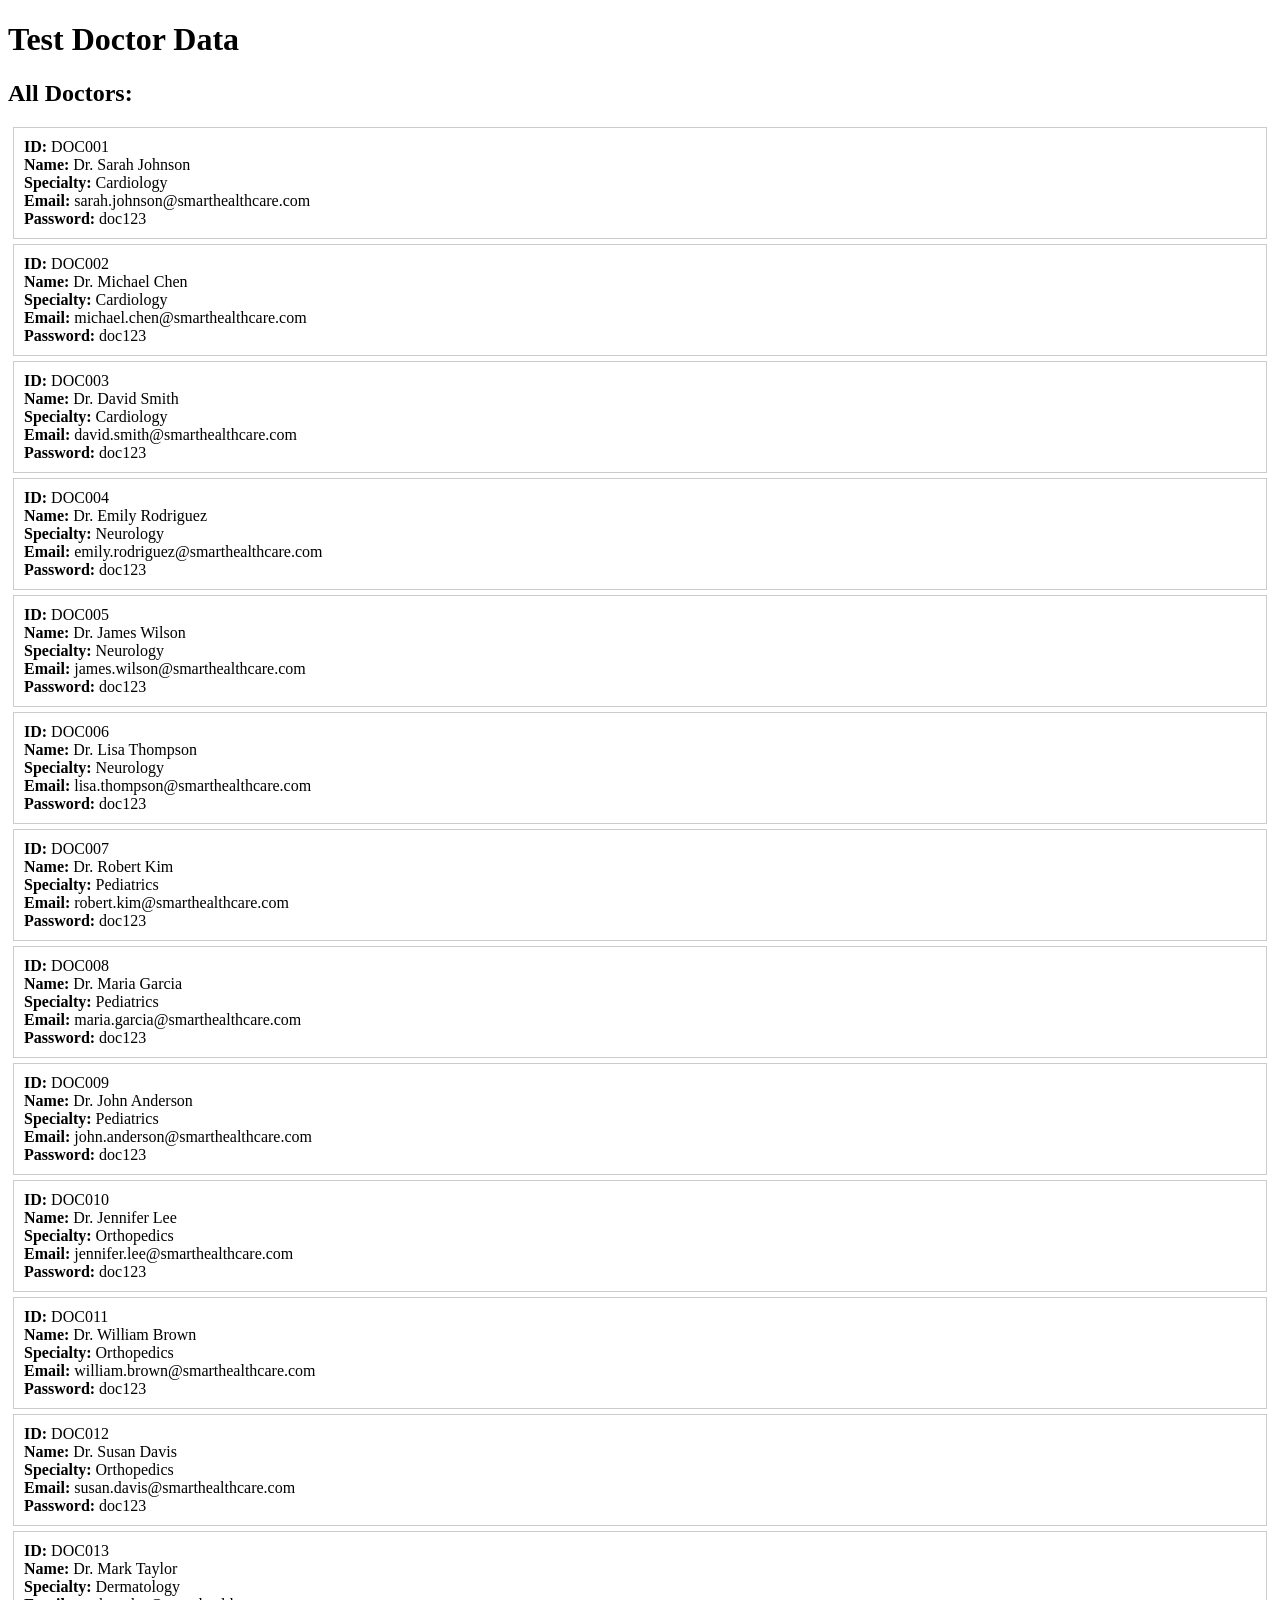
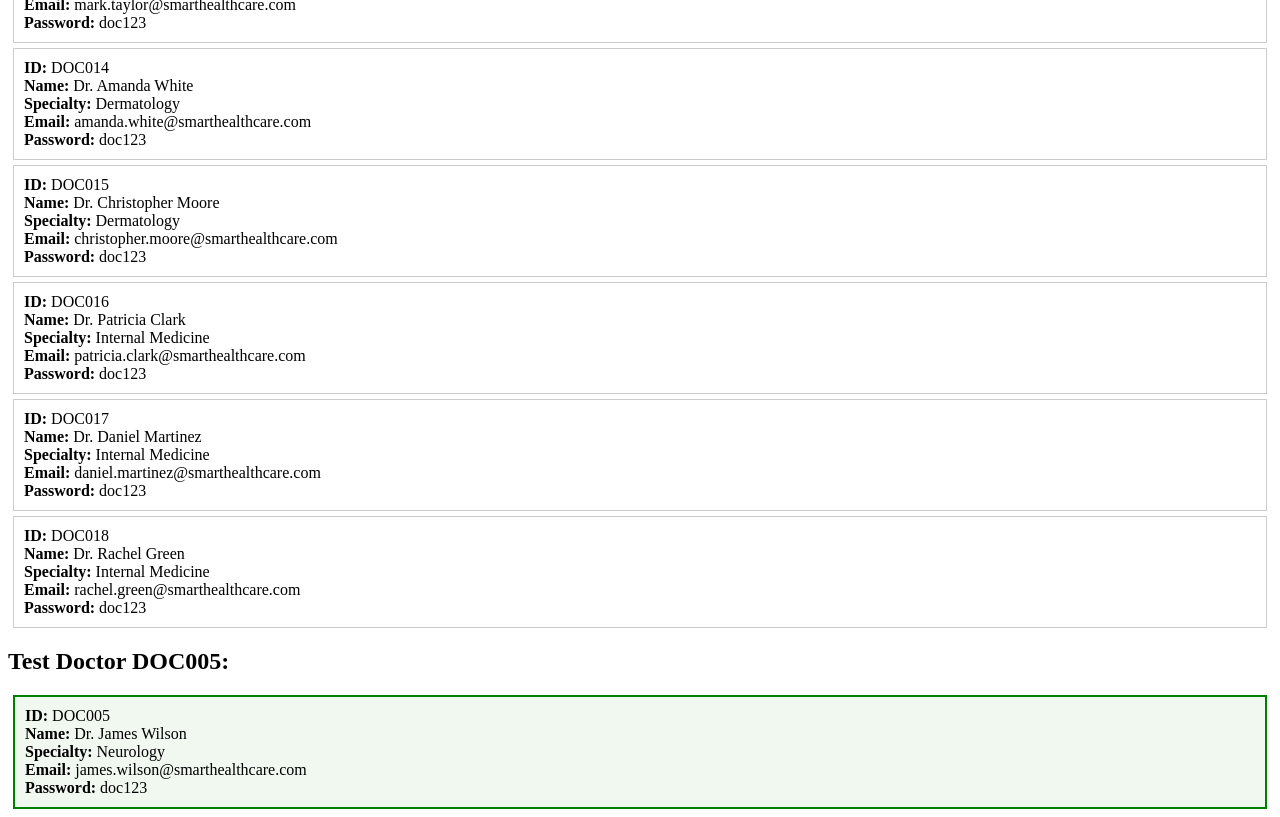
<file: test-doctor.html>
<!DOCTYPE html>
<html lang="en">
<head>
  <meta charset="UTF-8" />
  <meta name="viewport" content="width=device-width, initial-scale=1" />
  <title>Test Doctor Data</title>
</head>
<body>
  <h1>Test Doctor Data</h1>
  <div id="output"></div>
  
  <script>
    // Test doctor data loading
    fetch('doctors.json')
      .then(response => response.json())
      .then(data => {
        console.log('All doctors:', data.doctors);
        
        const output = document.getElementById('output');
        output.innerHTML = '<h2>All Doctors:</h2>';
        
        data.doctors.forEach(doctor => {
          output.innerHTML += `
            <div style="border: 1px solid #ccc; padding: 10px; margin: 5px;">
              <strong>ID:</strong> ${doctor.id}<br>
              <strong>Name:</strong> ${doctor.name}<br>
              <strong>Specialty:</strong> ${doctor.specialty}<br>
              <strong>Email:</strong> ${doctor.email}<br>
              <strong>Password:</strong> ${doctor.password}
            </div>
          `;
        });
        
        // Test specific doctor
        const testDoctor = data.doctors.find(doc => doc.id === 'DOC005');
        if (testDoctor) {
          output.innerHTML += `
            <h2>Test Doctor DOC005:</h2>
            <div style="border: 2px solid green; padding: 10px; margin: 5px; background: #f0f8f0;">
              <strong>ID:</strong> ${testDoctor.id}<br>
              <strong>Name:</strong> ${testDoctor.name}<br>
              <strong>Specialty:</strong> ${testDoctor.specialty}<br>
              <strong>Email:</strong> ${testDoctor.email}<br>
              <strong>Password:</strong> ${testDoctor.password}
            </div>
          `;
        } else {
          output.innerHTML += '<h2 style="color: red;">Doctor DOC005 not found!</h2>';
        }
      })
      .catch(error => {
        console.error('Error loading doctors:', error);
        document.getElementById('output').innerHTML = '<h2 style="color: red;">Error loading doctors data: ' + error.message + '</h2>';
      });
  </script>
</body>
</html>
</file>
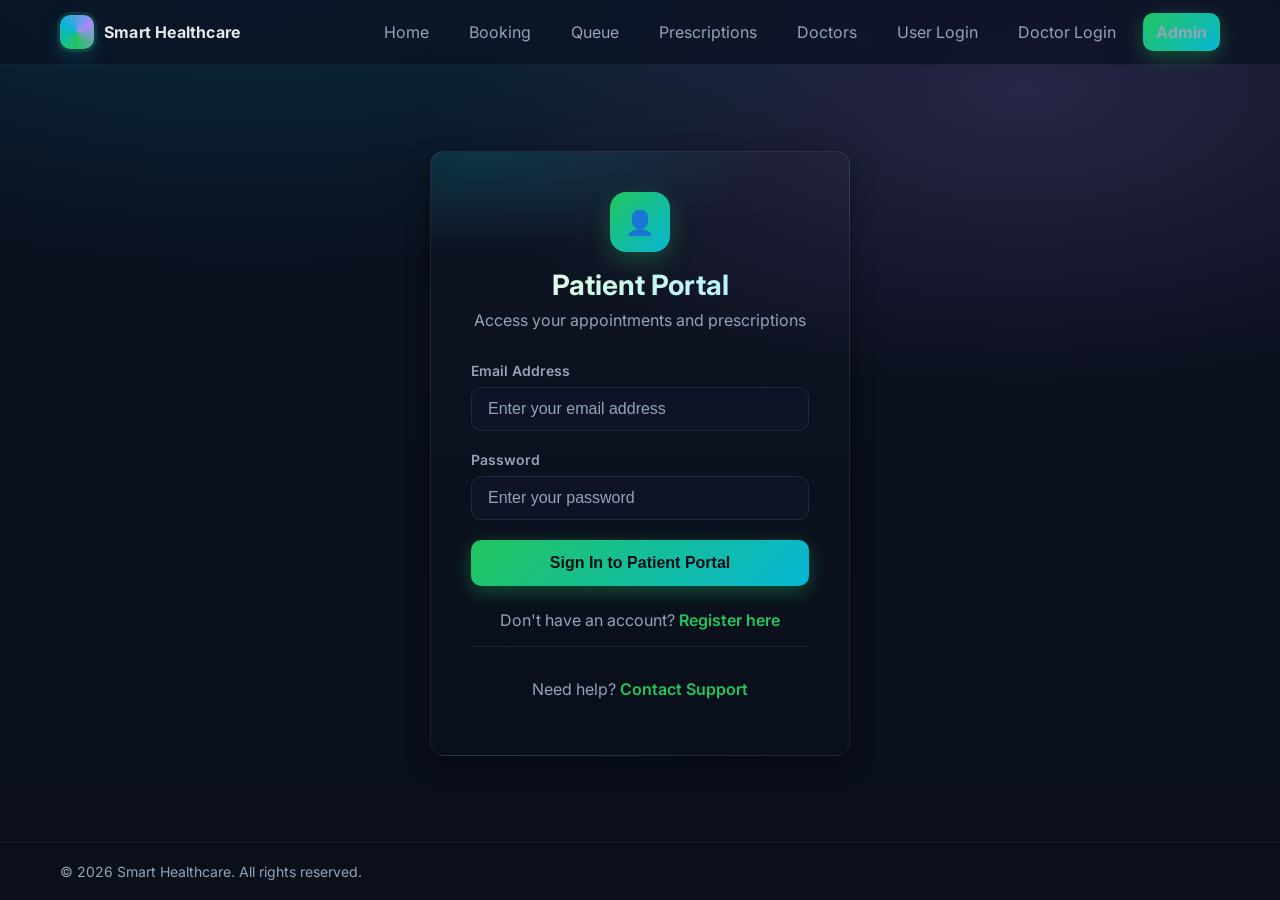
<file: user-login.html>
<!DOCTYPE html>
<html lang="en">
<head>
  <meta charset="UTF-8" />
  <meta name="viewport" content="width=device-width, initial-scale=1" />
  <title>User Login • Smart Healthcare</title>
  <link rel="preconnect" href="https://fonts.googleapis.com" />
  <link rel="preconnect" href="https://fonts.gstatic.com" crossorigin />
  <link href="https://fonts.googleapis.com/css2?family=Inter:wght@400;600;700&display=swap" rel="stylesheet" />
  <style>
    :root {
      --bg: #0f172a;
      --card: #111827;
      --muted: #94a3b8;
      --text: #e5e7eb;
      --brand: #22c55e;
      --brand-2: #06b6d4;
      --accent: #a78bfa;
      --danger: #ef4444;
      --warning: #f59e0b;
      --surface: #0b1220;
      --ring: rgba(34, 197, 94, 0.35);
      --shadow: 0 10px 25px rgba(0,0,0,.35);
      --radius: 14px;
    }
    * { box-sizing: border-box; }
    html, body { height: 100%; }
    body {
      margin: 0;
      font-family: "Inter", system-ui, -apple-system, Segoe UI, Roboto, "Helvetica Neue", Arial, "Noto Sans", "Apple Color Emoji", "Segoe UI Emoji", "Segoe UI Symbol", sans-serif;
      color: var(--text);
      background: radial-gradient(1200px 600px at 20% -10%, rgba(6, 182, 212, 0.2), transparent 60%),
                  radial-gradient(1000px 500px at 80% 10%, rgba(167, 139, 250, 0.18), transparent 60%),
                  linear-gradient(180deg, #0b1020 0%, #0a0f1b 100%);
      min-height: 100%;
      display: flex;
      flex-direction: column;
    }
    a { color: inherit; text-decoration: none; }
    .container { max-width: 1200px; margin: 0 auto; padding: 0 20px; }

    /* Navbar */
    .nav {
      position: sticky; top: 0; z-index: 50;
      background: rgba(11, 16, 32, 0.7);
      backdrop-filter: blur(10px);
      border-bottom: 1px solid rgba(255,255,255,0.06);
    }
    .nav-inner {
      display: flex; align-items: center; justify-content: space-between;
      height: 64px;
    }
    .brand {
      display: flex; align-items: center; gap: 10px; font-weight: 700;
      letter-spacing: 0.2px;
    }
    .brand-mark {
      width: 34px; height: 34px; border-radius: 10px;
      background: conic-gradient(from 180deg at 50% 50%, var(--brand), var(--brand-2), var(--accent), var(--brand));
      box-shadow: 0 0 0 3px rgba(34,197,94,0.15), 0 8px 20px rgba(6,182,212,0.25);
    }
    .nav-links { display: flex; align-items: center; gap: 14px; }
    .nav-links a {
      padding: 8px 12px; border-radius: 10px; color: var(--muted);
      border: 1px solid transparent;
    }
    .nav-links a:hover {
      color: var(--text); border-color: rgba(255,255,255,0.08);
      background: rgba(255,255,255,0.03);
    }
    .cta {
      background: linear-gradient(135deg, var(--brand), var(--brand-2));
      color: #051016; padding: 8px 14px; border-radius: 10px; font-weight: 700;
      box-shadow: 0 6px 20px rgba(34,197,94,0.35);
      border: 1px solid rgba(255,255,255,0.12);
    }
    .cta:hover { filter: brightness(1.05); }

    /* Login Form */
    .login-container {
      flex: 1;
      display: flex;
      align-items: center;
      justify-content: center;
      padding: 40px 0;
    }
    .login-card {
      background: radial-gradient(600px 200px at 10% 0%, rgba(6,182,212,0.15), transparent 50%),
                  linear-gradient(180deg, rgba(255,255,255,0.02), rgba(255,255,255,0.00));
      border: 1px solid rgba(255,255,255,0.08);
      border-radius: var(--radius);
      padding: 40px;
      box-shadow: var(--shadow);
      width: 100%;
      max-width: 420px;
    }
    .login-header {
      text-align: center;
      margin-bottom: 32px;
    }
    .login-icon {
      width: 60px; height: 60px; border-radius: 16px;
      background: linear-gradient(135deg, var(--brand), var(--brand-2));
      display: flex; align-items: center; justify-content: center;
      margin: 0 auto 16px;
      box-shadow: 0 8px 25px rgba(34,197,94,0.3);
    }
    .login-icon::before {
      content: "👤";
      font-size: 24px;
    }
    .login-title {
      font-size: 28px; font-weight: 700; margin: 0 0 8px;
      background: linear-gradient(135deg, #fff, #d5fbe3 35%, #b6f3ff 70%, #e6deff);
      -webkit-background-clip: text; background-clip: text; color: transparent;
    }
    .login-subtitle {
      color: var(--muted); margin: 0; font-size: 16px;
    }
    .form-group {
      margin-bottom: 20px;
    }
    .form-label {
      display: block; margin-bottom: 8px; color: var(--muted);
      font-weight: 600; font-size: 14px;
    }
    .form-input {
      width: 100%; padding: 12px 16px; border-radius: 10px;
      background: rgba(15, 22, 40, 0.8); color: var(--text);
      border: 1px solid rgba(255,255,255,0.08);
      font-size: 16px; transition: border-color 0.2s ease, box-shadow 0.2s ease;
    }
    .form-input:focus {
      outline: none; border-color: var(--brand);
      box-shadow: 0 0 0 3px rgba(34,197,94,0.15);
    }
    .form-input::placeholder {
      color: var(--muted);
    }
    .login-button {
      width: 100%; padding: 14px; border-radius: 10px;
      background: linear-gradient(135deg, var(--brand), var(--brand-2));
      color: #051016; font-weight: 700; font-size: 16px;
      border: none; cursor: pointer; transition: filter 0.2s ease;
      box-shadow: 0 6px 20px rgba(34,197,94,0.35);
    }
    .login-button:hover {
      filter: brightness(1.05);
    }
    .login-button:active {
      transform: translateY(1px);
    }
    .login-footer {
      text-align: center; margin-top: 24px; color: var(--muted);
    }
    .login-footer a {
      color: var(--brand); font-weight: 600;
    }
    .login-footer a:hover {
      text-decoration: underline;
    }
    .register-link {
      margin-top: 16px; padding-top: 16px;
      border-top: 1px solid rgba(255,255,255,0.08);
    }

    /* Footer */
    footer {
      margin-top: auto; padding: 20px 0; color: var(--muted); font-size: 14px;
      border-top: 1px solid rgba(255,255,255,0.06);
    }

    /* Responsive */
    @media (max-width: 640px) {
      .login-card {
        margin: 0 20px; padding: 32px 24px;
      }
      .nav-inner { height: auto; padding: 12px 0; gap: 12px; flex-wrap: wrap; }
      .nav-links { width: 100%; flex-wrap: wrap; gap: 8px; }
    }
  </style>
</head>
<body>
  <header class="nav">
    <div class="container nav-inner" role="navigation" aria-label="Primary">
      <div class="brand">
        <div class="brand-mark" aria-hidden="true"></div>
        <span>Smart Healthcare</span>
      </div>
      <nav class="nav-links">
        <a href="index.html">Home</a>
        <a href="booking.html">Booking</a>
        <a href="queue.html">Queue</a>
        <a href="prescriptions.html">Prescriptions</a>
        <a href="doctors.html">Doctors</a>
        <a href="user-login.html" aria-current="page">User Login</a>
        <a href="doctor-login.html">Doctor Login</a>
        <a class="cta" href="admin-login.html">Admin</a>
      </nav>
    </div>
  </header>

  <main class="login-container">
    <div class="login-card">
      <div class="login-header">
        <div class="login-icon" aria-hidden="true"></div>
        <h1 class="login-title">Patient Portal</h1>
        <p class="login-subtitle">Access your appointments and prescriptions</p>
      </div>
      
      <form id="userLoginForm">
        <div class="form-group">
          <label for="email" class="form-label">Email Address</label>
          <input 
            type="email" 
            id="email" 
            name="email" 
            class="form-input" 
            placeholder="Enter your email address"
            required
          />
        </div>
        
        <div class="form-group">
          <label for="password" class="form-label">Password</label>
          <input 
            type="password" 
            id="password" 
            name="password" 
            class="form-input" 
            placeholder="Enter your password"
            required
          />
        </div>
        
        <button type="submit" class="login-button">
          Sign In to Patient Portal
        </button>
      </form>
      
      <div class="login-footer">
        <p>Don't have an account? <a href="user-register.html">Register here</a></p>
        <div class="register-link">
          <p>Need help? <a href="mailto:support@smarthealthcare.com">Contact Support</a></p>
        </div>
      </div>
    </div>
  </main>

  <footer>
    <div class="container">
      © <span id="year"></span> Smart Healthcare. All rights reserved.
    </div>
  </footer>

  <script>
    document.getElementById('year').textContent = new Date().getFullYear();
    
    document.getElementById('userLoginForm').addEventListener('submit', function(e) {
      e.preventDefault();
      
      const email = document.getElementById('email').value;
      const password = document.getElementById('password').value;
      
      // Basic validation
      if (!email || !password) {
        alert('Please fill in all fields');
        return;
      }
      
      // Email validation
      const emailRegex = /^[^\s@]+@[^\s@]+\.[^\s@]+$/;
      if (!emailRegex.test(email)) {
        alert('Please enter a valid email address');
        return;
      }
      
      // Login via backend API
      const loginButton = document.querySelector('.login-button');
      const originalText = loginButton.textContent;
      loginButton.textContent = 'Signing In...';
      loginButton.disabled = true;
      
      // Prepare login data
      const loginData = {
        email: email.toLowerCase(),
        password: password,
        role: 'user'
      };
      
      // Call login API
      fetch('http://localhost:5000/api/auth/login', {
        method: 'POST',
        headers: {
          'Content-Type': 'application/json'
        },
        body: JSON.stringify(loginData)
      })
      .then(response => response.json())
      .then(data => {
        if (data.message && data.message.includes('successful')) {
          // Store token and user info
          localStorage.setItem('smartHealthcareToken', data.access_token);
          localStorage.setItem('smartHealthcareUser', JSON.stringify(data.user));
          alert('Login successful! Redirecting to patient dashboard...');
          window.location.href = 'index.html';
        } else {
          alert(data.message || 'Login failed. Please check your credentials.');
          loginButton.textContent = originalText;
          loginButton.disabled = false;
        }
      })
      .catch(error => {
        console.error('Login error:', error);
        alert('Login failed. Please try again.');
        loginButton.textContent = originalText;
        loginButton.disabled = false;
      });
    });
  </script>
</body>
</html>
</file>
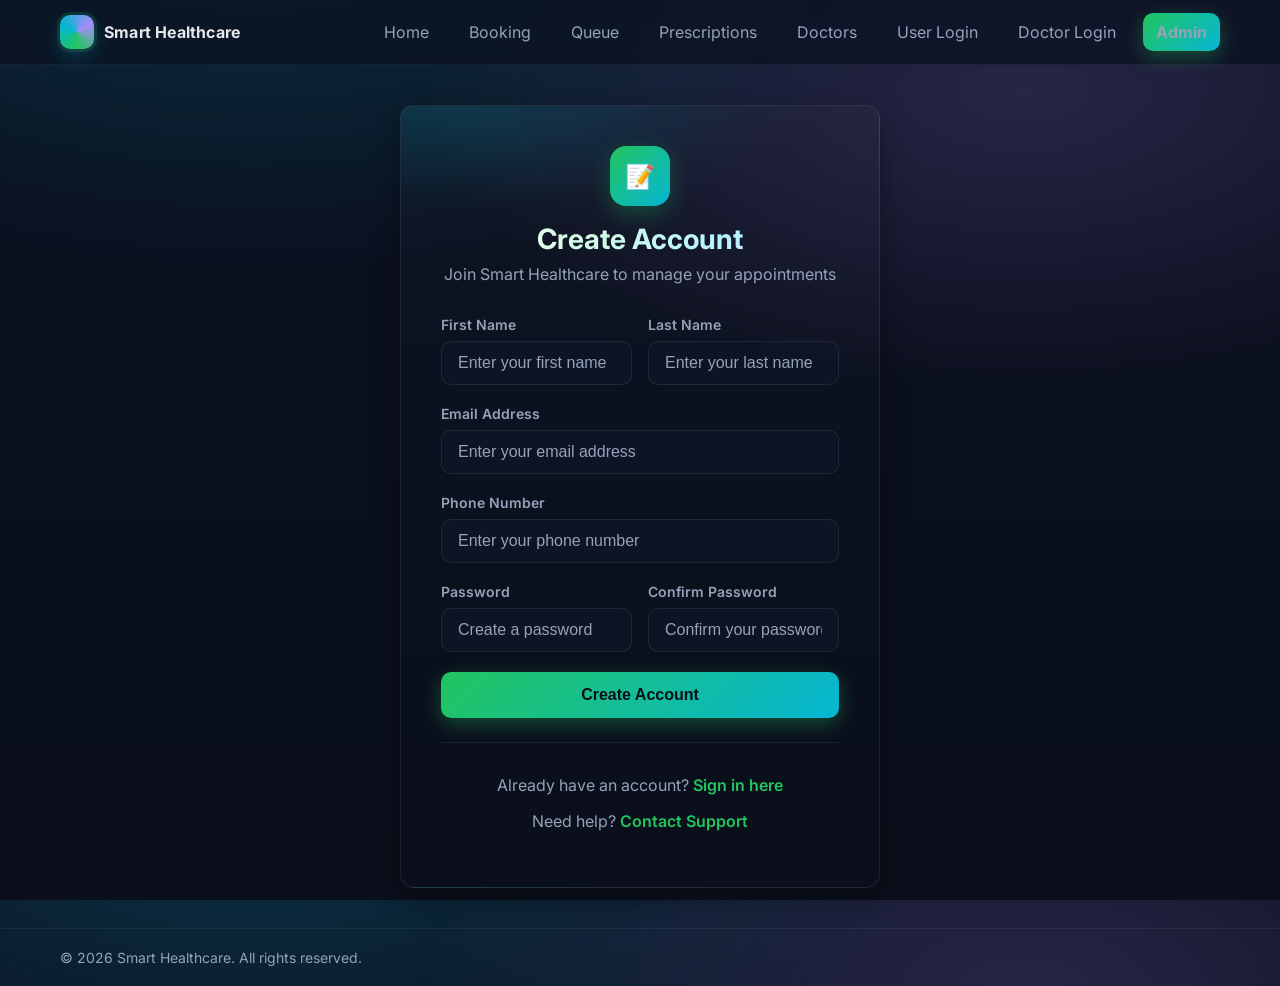
<file: user-register.html>
<!DOCTYPE html>
<html lang="en">
<head>
  <meta charset="UTF-8" />
  <meta name="viewport" content="width=device-width, initial-scale=1" />
  <title>User Registration • Smart Healthcare</title>
  <link rel="preconnect" href="https://fonts.googleapis.com" />
  <link rel="preconnect" href="https://fonts.gstatic.com" crossorigin />
  <link href="https://fonts.googleapis.com/css2?family=Inter:wght@400;600;700&display=swap" rel="stylesheet" />
  <style>
    :root {
      --bg: #0f172a;
      --card: #111827;
      --muted: #94a3b8;
      --text: #e5e7eb;
      --brand: #22c55e;
      --brand-2: #06b6d4;
      --accent: #a78bfa;
      --danger: #ef4444;
      --warning: #f59e0b;
      --surface: #0b1220;
      --ring: rgba(34, 197, 94, 0.35);
      --shadow: 0 10px 25px rgba(0,0,0,.35);
      --radius: 14px;
    }
    * { box-sizing: border-box; }
    html, body { height: 100%; }
    body {
      margin: 0;
      font-family: "Inter", system-ui, -apple-system, Segoe UI, Roboto, "Helvetica Neue", Arial, "Noto Sans", "Apple Color Emoji", "Segoe UI Emoji", "Segoe UI Symbol", sans-serif;
      color: var(--text);
      background: radial-gradient(1200px 600px at 20% -10%, rgba(6, 182, 212, 0.2), transparent 60%),
                  radial-gradient(1000px 500px at 80% 10%, rgba(167, 139, 250, 0.18), transparent 60%),
                  linear-gradient(180deg, #0b1020 0%, #0a0f1b 100%);
      min-height: 100%;
      display: flex;
      flex-direction: column;
    }
    a { color: inherit; text-decoration: none; }
    .container { max-width: 1200px; margin: 0 auto; padding: 0 20px; }

    /* Navbar */
    .nav {
      position: sticky; top: 0; z-index: 50;
      background: rgba(11, 16, 32, 0.7);
      backdrop-filter: blur(10px);
      border-bottom: 1px solid rgba(255,255,255,0.06);
    }
    .nav-inner {
      display: flex; align-items: center; justify-content: space-between;
      height: 64px;
    }
    .brand {
      display: flex; align-items: center; gap: 10px; font-weight: 700;
      letter-spacing: 0.2px;
    }
    .brand-mark {
      width: 34px; height: 34px; border-radius: 10px;
      background: conic-gradient(from 180deg at 50% 50%, var(--brand), var(--brand-2), var(--accent), var(--brand));
      box-shadow: 0 0 0 3px rgba(34,197,94,0.15), 0 8px 20px rgba(6,182,212,0.25);
    }
    .nav-links { display: flex; align-items: center; gap: 14px; }
    .nav-links a {
      padding: 8px 12px; border-radius: 10px; color: var(--muted);
      border: 1px solid transparent;
    }
    .nav-links a:hover {
      color: var(--text); border-color: rgba(255,255,255,0.08);
      background: rgba(255,255,255,0.03);
    }
    .cta {
      background: linear-gradient(135deg, var(--brand), var(--brand-2));
      color: #051016; padding: 8px 14px; border-radius: 10px; font-weight: 700;
      box-shadow: 0 6px 20px rgba(34,197,94,0.35);
      border: 1px solid rgba(255,255,255,0.12);
    }
    .cta:hover { filter: brightness(1.05); }

    /* Registration Form */
    .register-container {
      flex: 1;
      display: flex;
      align-items: center;
      justify-content: center;
      padding: 40px 0;
    }
    .register-card {
      background: radial-gradient(600px 200px at 10% 0%, rgba(6,182,212,0.15), transparent 50%),
                  linear-gradient(180deg, rgba(255,255,255,0.02), rgba(255,255,255,0.00));
      border: 1px solid rgba(255,255,255,0.08);
      border-radius: var(--radius);
      padding: 40px;
      box-shadow: var(--shadow);
      width: 100%;
      max-width: 480px;
    }
    .register-header {
      text-align: center;
      margin-bottom: 32px;
    }
    .register-icon {
      width: 60px; height: 60px; border-radius: 16px;
      background: linear-gradient(135deg, var(--brand), var(--brand-2));
      display: flex; align-items: center; justify-content: center;
      margin: 0 auto 16px;
      box-shadow: 0 8px 25px rgba(34,197,94,0.3);
    }
    .register-icon::before {
      content: "📝";
      font-size: 24px;
    }
    .register-title {
      font-size: 28px; font-weight: 700; margin: 0 0 8px;
      background: linear-gradient(135deg, #fff, #d5fbe3 35%, #b6f3ff 70%, #e6deff);
      -webkit-background-clip: text; background-clip: text; color: transparent;
    }
    .register-subtitle {
      color: var(--muted); margin: 0; font-size: 16px;
    }
    .form-row {
      display: grid;
      grid-template-columns: 1fr 1fr;
      gap: 16px;
    }
    .form-group {
      margin-bottom: 20px;
    }
    .form-group.full-width {
      grid-column: 1 / -1;
    }
    .form-label {
      display: block; margin-bottom: 8px; color: var(--muted);
      font-weight: 600; font-size: 14px;
    }
    .form-input {
      width: 100%; padding: 12px 16px; border-radius: 10px;
      background: rgba(15, 22, 40, 0.8); color: var(--text);
      border: 1px solid rgba(255,255,255,0.08);
      font-size: 16px; transition: border-color 0.2s ease, box-shadow 0.2s ease;
    }
    .form-input:focus {
      outline: none; border-color: var(--brand);
      box-shadow: 0 0 0 3px rgba(34,197,94,0.15);
    }
    .form-input::placeholder {
      color: var(--muted);
    }
    .register-button {
      width: 100%; padding: 14px; border-radius: 10px;
      background: linear-gradient(135deg, var(--brand), var(--brand-2));
      color: #051016; font-weight: 700; font-size: 16px;
      border: none; cursor: pointer; transition: filter 0.2s ease;
      box-shadow: 0 6px 20px rgba(34,197,94,0.35);
    }
    .register-button:hover {
      filter: brightness(1.05);
    }
    .register-button:active {
      transform: translateY(1px);
    }
    .register-footer {
      text-align: center; margin-top: 24px; color: var(--muted);
    }
    .register-footer a {
      color: var(--brand); font-weight: 600;
    }
    .register-footer a:hover {
      text-decoration: underline;
    }
    .login-link {
      margin-top: 16px; padding-top: 16px;
      border-top: 1px solid rgba(255,255,255,0.08);
    }

    /* Footer */
    footer {
      margin-top: auto; padding: 20px 0; color: var(--muted); font-size: 14px;
      border-top: 1px solid rgba(255,255,255,0.06);
    }

    /* Responsive */
    @media (max-width: 640px) {
      .register-card {
        margin: 0 20px; padding: 32px 24px;
      }
      .form-row {
        grid-template-columns: 1fr;
      }
      .nav-inner { height: auto; padding: 12px 0; gap: 12px; flex-wrap: wrap; }
      .nav-links { width: 100%; flex-wrap: wrap; gap: 8px; }
    }
  </style>
</head>
<body>
  <header class="nav">
    <div class="container nav-inner" role="navigation" aria-label="Primary">
      <div class="brand">
        <div class="brand-mark" aria-hidden="true"></div>
        <span>Smart Healthcare</span>
      </div>
      <nav class="nav-links">
        <a href="index.html">Home</a>
        <a href="booking.html">Booking</a>
        <a href="queue.html">Queue</a>
        <a href="prescriptions.html">Prescriptions</a>
        <a href="doctors.html">Doctors</a>
        <a href="user-login.html">User Login</a>
        <a href="doctor-login.html">Doctor Login</a>
        <a class="cta" href="admin-login.html">Admin</a>
      </nav>
    </div>
  </header>

  <main class="register-container">
    <div class="register-card">
      <div class="register-header">
        <div class="register-icon" aria-hidden="true"></div>
        <h1 class="register-title">Create Account</h1>
        <p class="register-subtitle">Join Smart Healthcare to manage your appointments</p>
      </div>
      
      <form id="userRegisterForm">
        <div class="form-row">
          <div class="form-group">
            <label for="firstName" class="form-label">First Name</label>
            <input 
              type="text" 
              id="firstName" 
              name="firstName" 
              class="form-input" 
              placeholder="Enter your first name"
              required
            />
          </div>
          
          <div class="form-group">
            <label for="lastName" class="form-label">Last Name</label>
            <input 
              type="text" 
              id="lastName" 
              name="lastName" 
              class="form-input" 
              placeholder="Enter your last name"
              required
            />
          </div>
        </div>
        
        <div class="form-group">
          <label for="email" class="form-label">Email Address</label>
          <input 
            type="email" 
            id="email" 
            name="email" 
            class="form-input" 
            placeholder="Enter your email address"
            required
          />
        </div>
        
        <div class="form-group">
          <label for="phone" class="form-label">Phone Number</label>
          <input 
            type="tel" 
            id="phone" 
            name="phone" 
            class="form-input" 
            placeholder="Enter your phone number"
            required
          />
        </div>
        
        <div class="form-row">
          <div class="form-group">
            <label for="password" class="form-label">Password</label>
            <input 
              type="password" 
              id="password" 
              name="password" 
              class="form-input" 
              placeholder="Create a password"
              required
            />
          </div>
          
          <div class="form-group">
            <label for="confirmPassword" class="form-label">Confirm Password</label>
            <input 
              type="password" 
              id="confirmPassword" 
              name="confirmPassword" 
              class="form-input" 
              placeholder="Confirm your password"
              required
            />
          </div>
        </div>
        
        <button type="submit" class="register-button">
          Create Account
        </button>
      </form>
      
      <div class="register-footer">
        <div class="login-link">
          <p>Already have an account? <a href="user-login.html">Sign in here</a></p>
        </div>
        <p>Need help? <a href="mailto:support@smarthealthcare.com">Contact Support</a></p>
      </div>
    </div>
  </main>

  <footer>
    <div class="container">
      © <span id="year"></span> Smart Healthcare. All rights reserved.
    </div>
  </footer>

  <script>
    document.getElementById('year').textContent = new Date().getFullYear();
    
    document.getElementById('userRegisterForm').addEventListener('submit', function(e) {
      e.preventDefault();
      
      const firstName = document.getElementById('firstName').value;
      const lastName = document.getElementById('lastName').value;
      const email = document.getElementById('email').value;
      const phone = document.getElementById('phone').value;
      const password = document.getElementById('password').value;
      const confirmPassword = document.getElementById('confirmPassword').value;
      
      // Basic validation
      if (!firstName || !lastName || !email || !phone || !password || !confirmPassword) {
        alert('Please fill in all fields');
        return;
      }
      
      // Email validation
      const emailRegex = /^[^\s@]+@[^\s@]+\.[^\s@]+$/;
      if (!emailRegex.test(email)) {
        alert('Please enter a valid email address');
        return;
      }
      
      // Password confirmation
      if (password !== confirmPassword) {
        alert('Passwords do not match');
        return;
      }
      
      // Password strength (basic)
      if (password.length < 6) {
        alert('Password must be at least 6 characters long');
        return;
      }
      
      // Register via backend API
      const registerButton = document.querySelector('.register-button');
      const originalText = registerButton.textContent;
      registerButton.textContent = 'Creating Account...';
      registerButton.disabled = true;
      
      // Prepare data for API
      const registerData = {
        email: email.toLowerCase(),
        full_name: firstName + ' ' + lastName,
        phone: phone,
        password: password
      };
      
      // Call registration API (relative path to avoid CORS)
      fetch('/api/auth/register', {
        method: 'POST',
        headers: {
          'Content-Type': 'application/json'
        },
        body: JSON.stringify(registerData)
      })
      .then(response => response.json())
      .then(data => {
        if (data.message && data.message.includes('successfully')) {
          alert('Account created successfully! You can now sign in.');
          window.location.href = 'user-login.html';
        } else {
          alert(data.message || 'Registration failed. Please try again.');
          registerButton.textContent = originalText;
          registerButton.disabled = false;
        }
      })
      .catch(error => {
        console.error('Registration error:', error);
        alert('Registration failed. Please try again.');
        registerButton.textContent = originalText;
        registerButton.disabled = false;
      });
    });
  </script>
</body>
</html>
</file>
<file: styles.css>
@import url('https://fonts.googleapis.com/css2?family=Inter:wght@400;600;700&display=swap');

:root {
  --bg: #0b1020;
  --muted: #94a3b8;
  --text: #e5e7eb;
  --brand: #22c55e;
  --brand-2: #06b6d4;
  --accent: #a78bfa;
  --surface: rgba(255,255,255,0.03);
  --border: rgba(255,255,255,0.08);
  --shadow: 0 10px 25px rgba(0,0,0,.35);
  --radius: 14px;
}
*{box-sizing:border-box}
html,body{height:100%}
body{
  margin:0; font-family:"Inter",system-ui,-apple-system,Segoe UI,Roboto,Arial,sans-serif; color:var(--text);
  background:
    radial-gradient(1200px 600px at 20% -10%, rgba(6,182,212,.18), transparent 60%),
    radial-gradient(1000px 500px at 80% 10%, rgba(167,139,250,.16), transparent 60%),
    linear-gradient(180deg, #0b1020 0%, #0a0f1b 100%);
}

.container{max-width:1200px;margin:0 auto;padding:0 20px}
a{color:inherit;text-decoration:none}

/* Navbar */
.nav{position:sticky;top:0;z-index:50;background:rgba(11,16,32,.7);backdrop-filter:blur(10px);border-bottom:1px solid var(--border)}
.nav-inner{display:flex;align-items:center;justify-content:space-between;height:64px}
.brand{display:flex;align-items:center;gap:10px;font-weight:700}
.brand-mark{width:34px;height:34px;border-radius:10px;background:conic-gradient(from 180deg,var(--brand),var(--brand-2),var(--accent),var(--brand));box-shadow:0 0 0 3px rgba(34,197,94,.15),0 8px 20px rgba(6,182,212,.25)}
.nav-links{display:flex;align-items:center;gap:14px}
.nav-links a{padding:8px 12px;border-radius:10px;color:var(--muted);border:1px solid transparent}
.nav-links a:hover{color:var(--text);border-color:var(--border);background:var(--surface)}
.cta{background:linear-gradient(135deg,var(--brand),var(--brand-2));color:#051016;padding:8px 14px;border-radius:10px;font-weight:700;box-shadow:0 6px 20px rgba(34,197,94,.35);border:1px solid rgba(255,255,255,.12)}

/* Sections */
.section{padding:32px 0}
.card{background:var(--surface);border:1px solid var(--border);border-radius:var(--radius);padding:20px;box-shadow:var(--shadow)}
.h1{font-size:clamp(26px,4.5vw,36px);font-weight:800;margin:0 0 10px;background:linear-gradient(135deg,#fff,#d5fbe3 35%,#b6f3ff 70%,#e6deff);-webkit-background-clip:text;background-clip:text;color:transparent}
.muted{color:var(--muted)}
.grid{display:grid;gap:16px}
.grid-2{grid-template-columns:repeat(2,1fr)}
.grid-3{grid-template-columns:repeat(3,1fr)}
.grid-4{grid-template-columns:repeat(4,1fr)}
.tile{background:linear-gradient(180deg, rgba(255,255,255,.03), rgba(255,255,255,.01));border:1px solid var(--border);border-radius:14px;padding:14px;min-height:110px;transition:transform .2s ease,border-color .2s ease,box-shadow .2s ease}
.tile:hover{transform:translateY(-2px);border-color:rgba(255,255,255,.18);box-shadow:var(--shadow)}

/* Forms */
label{display:block;margin:8px 0 6px;color:var(--muted);font-weight:600}
input,select,textarea{width:100%;padding:10px 12px;border-radius:10px;background:#0f1628;color:var(--text);border:1px solid var(--border)}
button{cursor:pointer}
.btn{display:inline-flex;align-items:center;gap:8px;padding:10px 14px;border-radius:10px;border:1px solid rgba(255,255,255,.12);background:rgba(255,255,255,.04);color:var(--text);font-weight:700}
.btn.primary{background:linear-gradient(135deg,var(--brand),var(--brand-2));color:#051016}

/* Footer */
footer{margin-top:36px;padding:20px 0;color:var(--muted);font-size:14px;border-top:1px solid rgba(255,255,255,.06)}

/* Responsive */
@media (max-width:1024px){.grid-4{grid-template-columns:repeat(2,1fr)}.grid-3{grid-template-columns:repeat(2,1fr)}.grid-2{grid-template-columns:1fr}}
@media (max-width:640px){.nav-inner{height:auto;padding:12px 0;gap:12px;flex-wrap:wrap}.nav-links{width:100%;flex-wrap:wrap;gap:8px}}
</file>
